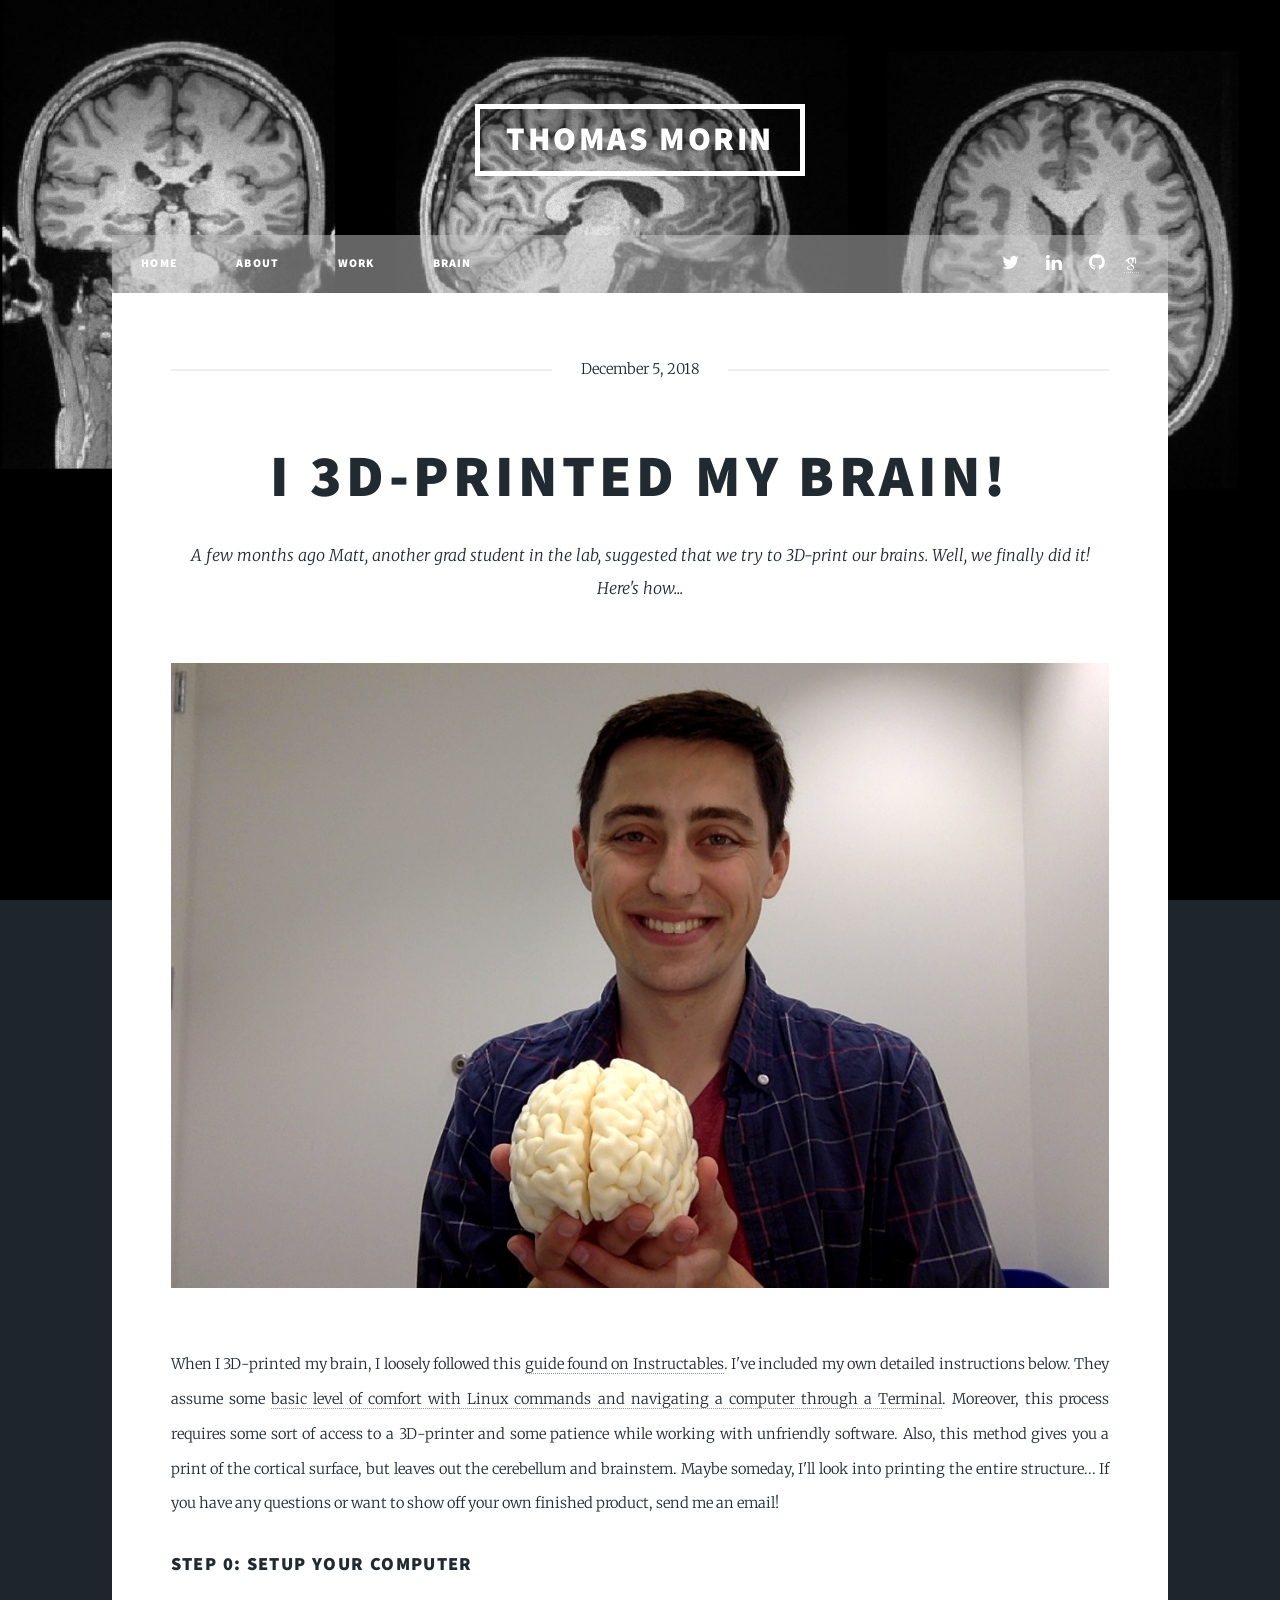
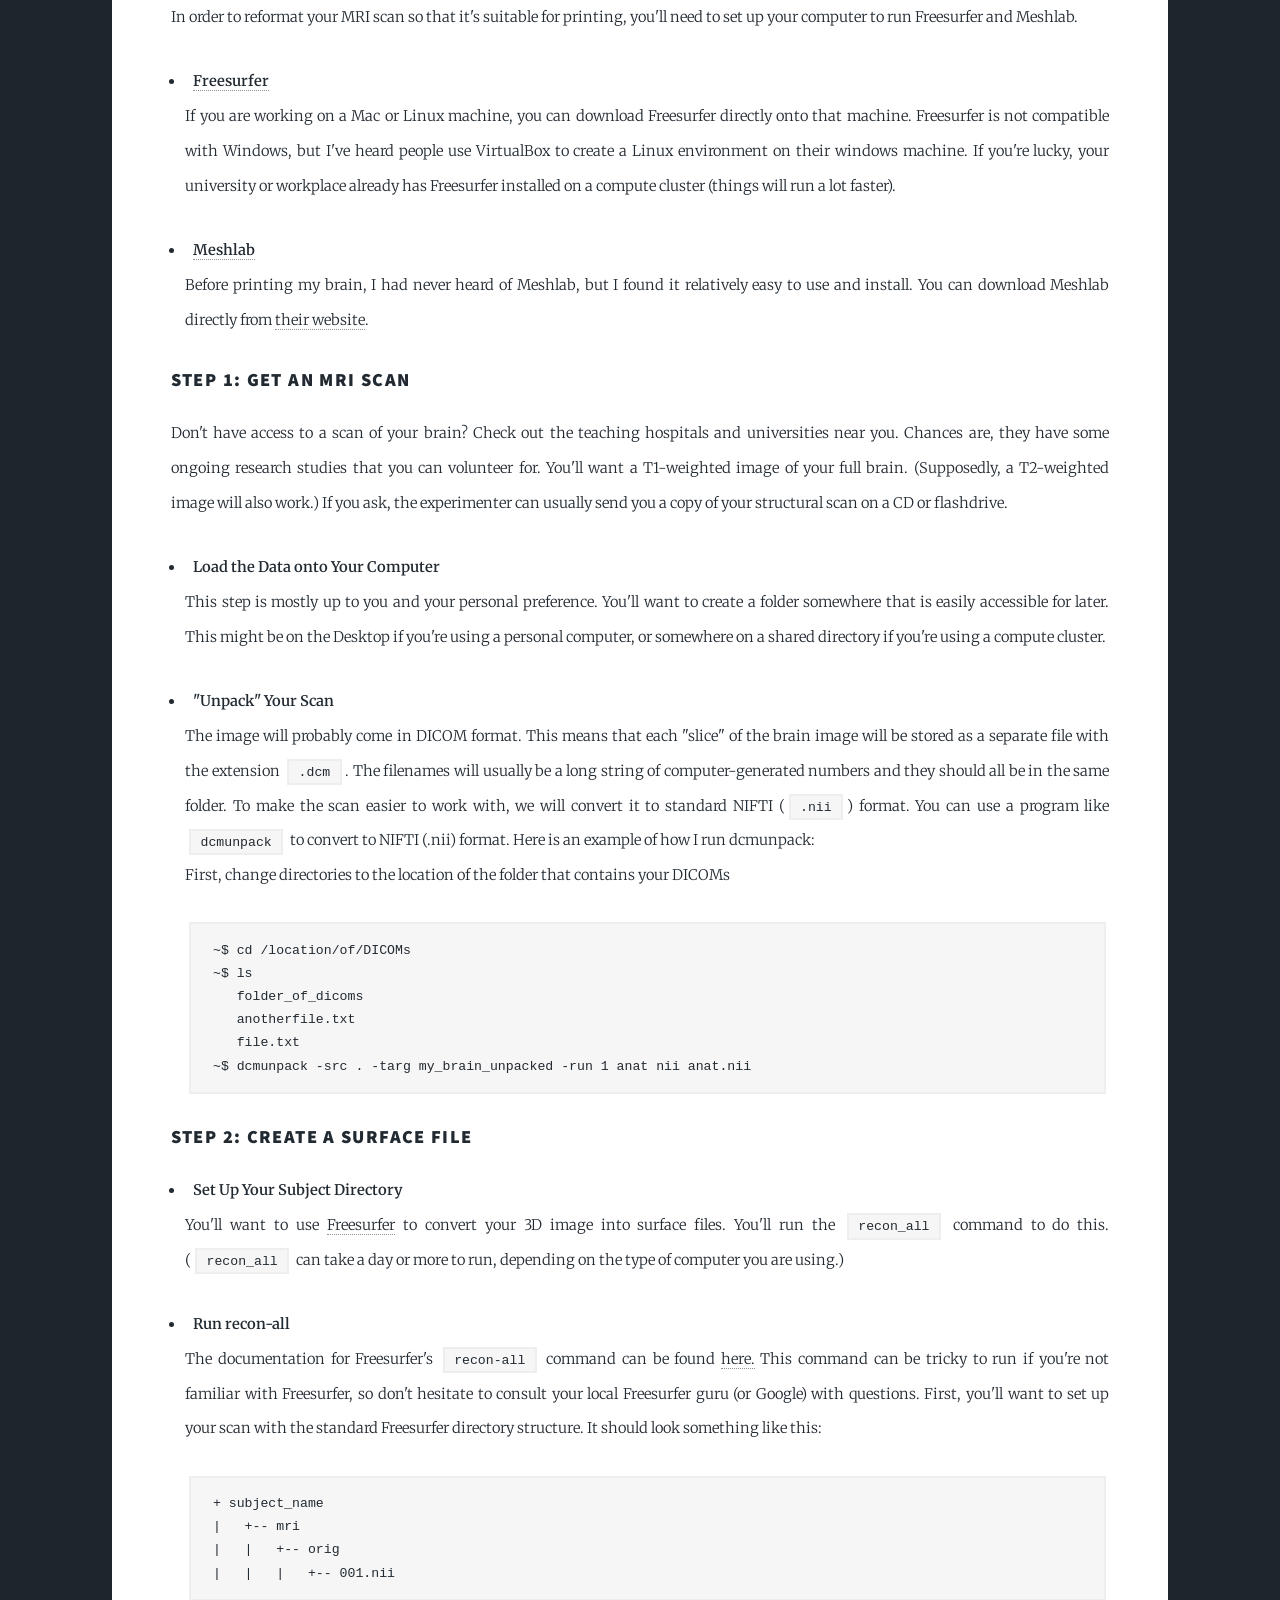
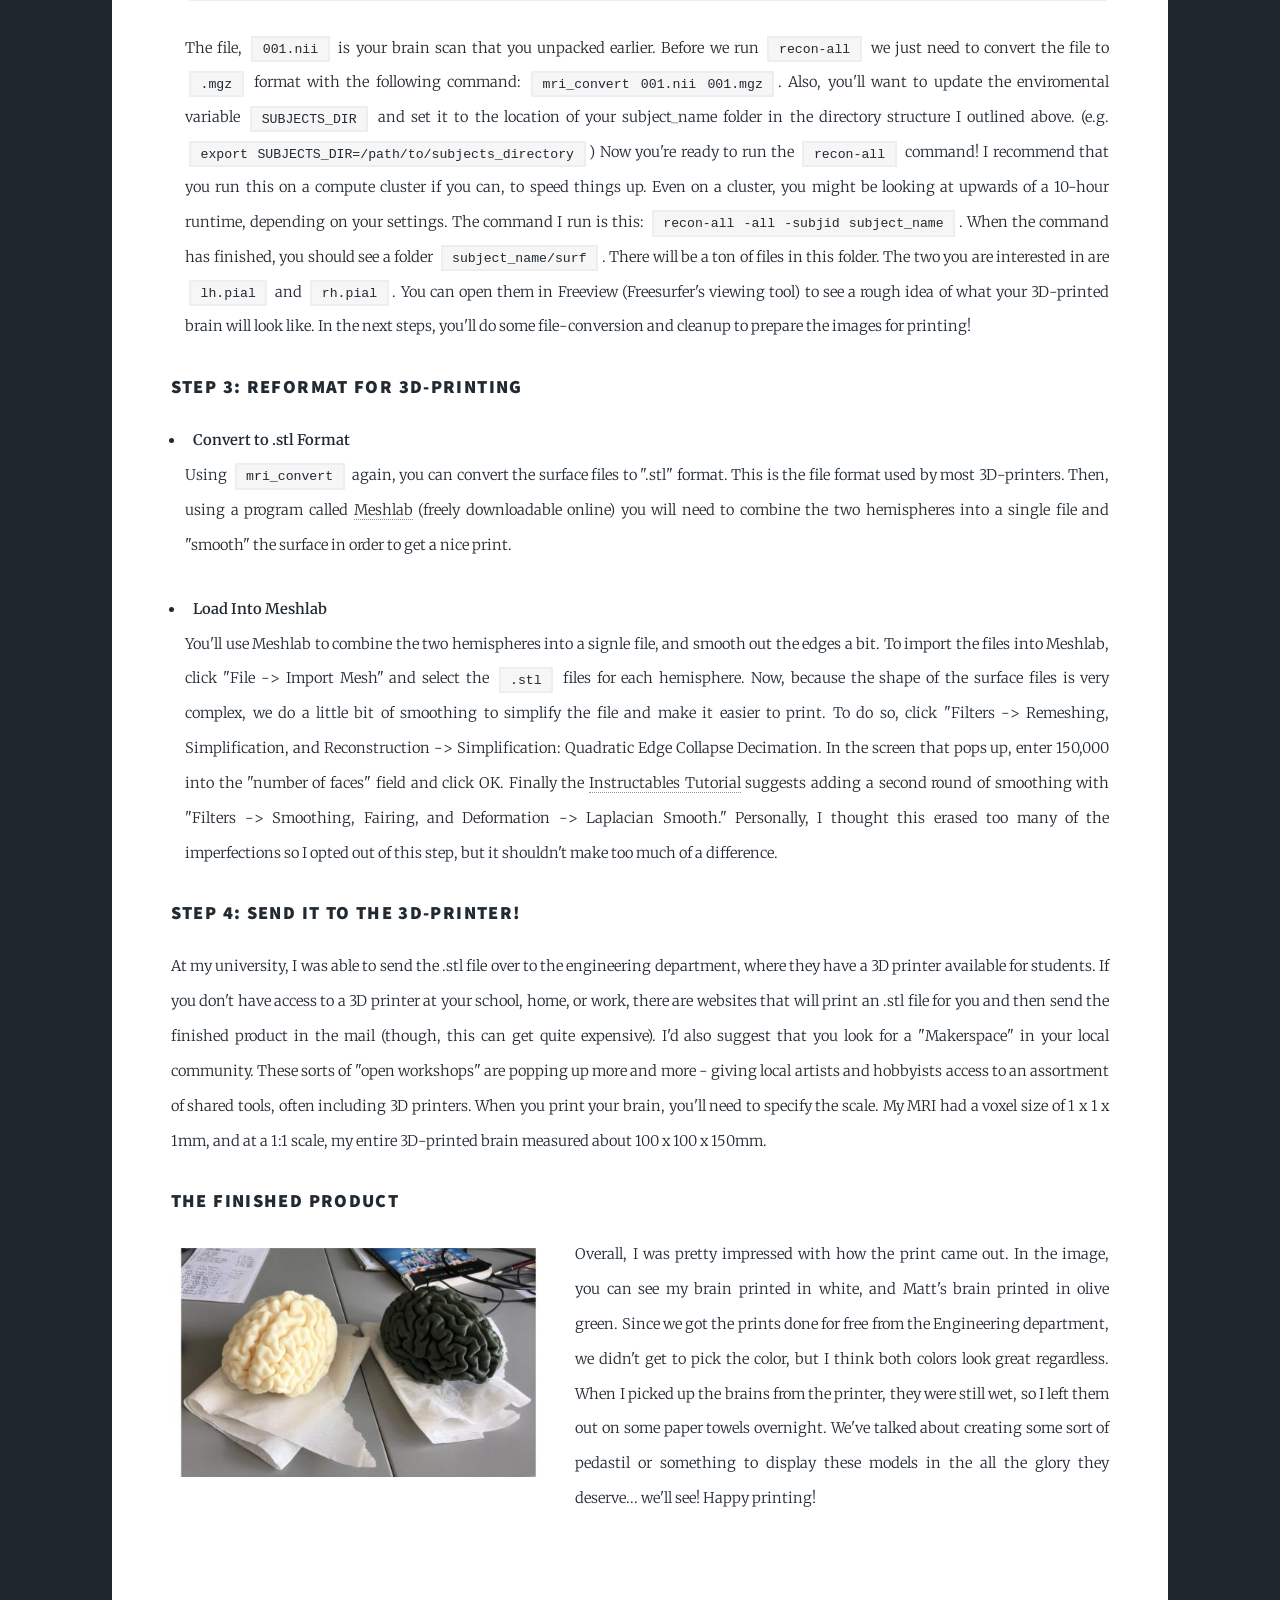
<file: 3dbrain.html>
<!DOCTYPE HTML>
<!--
	Generic Page - tmmorin.com

             Author: Tom Morin
        Description: Story about how I 3d-printed my brain

	Design:
	Massively by HTML5 UP
	html5up.net | @ajlkn
	Free for personal and commercial use under the CCA 3.0 license (html5up.net/license)
-->
<html>
	<script src="https://www.w3schools.com/lib/w3.js"></script>
	<head>
		<meta property="og:site_name" content="Tom Morin"/>
                <meta property="og:title" content="How to 3D Print Your Brain"/>
                <meta property="og:description" content="A few months ago, I 3d printed my brain. Here's a tutorial for anyone who's interested."/>
                <meta property="og:image" content="images/me_and_my_brain.jpg"/>
                <meta property="og:url" content="http://tmmorin.com/3dbrain.html">
                <meta property="og:type" content="blog"/>
		<title>3D Printed Brain</title>
		<meta charset="utf-8" />
		<meta name="viewport" content="width=device-width, initial-scale=1, user-scalable=no" />
		<link rel="stylesheet" href="assets/css/main.css" />
		<noscript><link rel="stylesheet" href="assets/css/noscript.css" /></noscript>
		<link rel="shortcut icon" href="images/favicon.png" />
		<link rel="stylesheet" href="assets/css/academicons.min.css"/>

		<!-- Global site tag (gtag.js) - Google Analytics -->
		<script async src="https://www.googletagmanager.com/gtag/js?id=UA-80555893-1"></script>
		<script>
  		window.dataLayer = window.dataLayer || [];
  		function gtag(){dataLayer.push(arguments);}
  		gtag('js', new Date());

  		gtag('config', 'UA-80555893-1');
		</script>
	</head>
	<body class="is-preload">

		<!-- Wrapper -->
			<div id="wrapper">

        			<!-- Header -->
        			<header id="header">
                			<a href="index.html" class="logo">Thomas Morin</a>
        			</header>

        			<!-- Nav Bar -->
        			<nav id="nav">
			                <ul class="links">
			                        <li><a href="index.html">Home</a></li>
			                        <li><a href="about.html">About</a></li>
			                        <li><a href="work.html">Work</a></li>
			                        <li><a href="brain_images.html">Brain</a></li>
			                </ul>
			                <ul class="icons">
			                        <li><a href="https://twitter.com/ThomasMorin1" target="_blank" class="icon fa-twitter"><span class="label">Twitter</span></a></li>
			                        <li><a href="https://www.linkedin.com/in/thomas-morin-23b196b2" target="_blank" class="icon fa-linkedin"><span class="label">LinkedIn</span></a></li>
			                        <li><a href="https://github.com/tmorin01" target="_blank" class="icon fa-github"><span class="label">GitHub</span></a></li>
			                        <li><a href="https://scholar.google.com/citations?user=DYfllzQAAAAJ" target="_blank" class="ai ai-google-scholar"><span class="label"></span></a></li>
			                </ul>
			        </nav>

				<!-- Main -->
					<div id="main">

						<!-- Post -->
							<section class="post">
								<header class="major">
									<span class="date">December 5, 2018</span>
									<h1>I 3D-printed my brain!</h1>
									<p>A few months ago Matt, another grad student in the lab, suggested that
										we try to 3D-print our brains. Well, we finally did it! Here's how...</p>
								</header>
								<div class="image main"><img src="images/me_and_my_brain.jpg" alt="me holding a 3d printed copy of my brain" /></div>
								<p>When I 3D-printed my brain, I loosely followed this <a href="https://www.instructables.com/id/3D-print-your-own-brain/">guide found on Instructables</a>. 
									I've included my own detailed instructions below. They assume some <a href="https://ryanstutorials.net/linuxtutorial/">basic level of comfort with Linux commands and navigating a computer through a Terminal</a>. Moreover, this
									process requires some sort of access to a 3D-printer and some patience while working with unfriendly software. Also, this method gives you a print of the cortical surface, but leaves out the cerebellum and brainstem. Maybe someday, 
									I'll look into printing the entire structure... If you have any questions or want to show off your own finished product, send me an email!</p>
								<h3>Step 0: Setup Your Computer</h3>
								<p>In order to reformat your MRI scan so that it's suitable for printing, you'll need to set up your computer to run Freesurfer and Meshlab.</p>
								<ul>
									<li><b><a href="http://freesurfer.net/">Freesurfer</a></b></li>
									<p>If you are working on a Mac or Linux machine, you can download Freesurfer directly onto that machine. Freesurfer is not compatible 
										with Windows, but I've heard people use VirtualBox to create a Linux environment on their windows machine. If you're lucky, your 
										university or workplace already has Freesurfer installed on a compute cluster (things will run a lot faster).</p>
									<li><b><a href="http://www.meshlab.net/">Meshlab</a></b></li>
									<p>Before printing my brain, I had never heard of Meshlab, but I found it relatively easy to use and install. You can download Meshlab directly
										from <a href="http://www.meshlab.net">their website</a>.</p>
								</ul>
								<h3>Step 1: Get an MRI Scan</h3>
								<p>Don't have access to a scan of your brain? Check out the teaching hospitals and universities near you. Chances are, they have
									some ongoing research studies that you can volunteer for. You'll want a T1-weighted image of your full brain. (Supposedly,
									a T2-weighted image will also work.) If you ask, the experimenter can usually send you a copy of your structural scan on a CD
									or flashdrive.
									<ul>
									<li><b>Load the Data onto Your Computer</b></li>
									<p>This step is mostly up to you and your personal preference. You'll want to create a folder somewhere that is easily accessible for later.
										This might be on the Desktop if you're using a personal computer, or somewhere on a shared directory if you're using a compute cluster.</p>
									<li><b>"Unpack" Your Scan</b></li>
									<p>The image will probably come in DICOM format. This means that each "slice" of the brain image will be stored as a separate file
										with the extension <code>.dcm</code>. The filenames will usually be a long string of computer-generated numbers and they should 
										all be in the same folder. To make the scan easier to work with, we will convert it to standard NIFTI (<code>.nii</code>) format.
										You can use a program like <code>dcmunpack</code> to convert to NIFTI (.nii) format. Here is an example of how I run dcmunpack: </br>
										First, change directories to the location of the folder that contains your DICOMs</p>
										<pre><code>~$ cd /location/of/DICOMs
~$ ls
   folder_of_dicoms
   anotherfile.txt
   file.txt
~$ dcmunpack -src . -targ my_brain_unpacked -run 1 anat nii anat.nii</pre></code>

									</ul>
								<h3>Step 2: Create a Surface File</h3>
									<ul>
									<li><b>Set Up Your Subject Directory</b></li>
									<p>You'll want to use <a href="http://freesurfer.net/">Freesurfer</a> to convert your 3D image into surface files. You'll run the <code>recon_all</code>
										command to do this. (<code>recon_all</code> can take a day or more to run, depending on the type of computer you are using.)</p>
									<li><b>Run recon-all</b></li>
									<p>The documentation for Freesurfer's <code>recon-all</code> command can be found <a href="https://surfer.nmr.mgh.harvard.edu/fswiki/recon-all"> here.</a> 
										This command can be tricky to run if you're not familiar with Freesurfer, so don't hesitate to consult your local Freesurfer guru (or Google) with questions.
										First, you'll want to set up your scan with the standard Freesurfer directory structure. It should look something like this:</p>
										<pre><code>+ subject_name
|   +-- mri
|   |   +-- orig
|   |   |   +-- 001.nii</pre></code>
										<p> The file, <code>001.nii</code> is your brain scan that you unpacked earlier. Before we run <code>recon-all</code> we just need to convert the file to
											<code>.mgz</code> format with the following command: <code>mri_convert 001.nii 001.mgz</code>. Also, you'll want to update the enviromental variable 
											<code>SUBJECTS_DIR</code> and set it to the location of your subject_name folder in the directory structure I outlined above. (e.g. <code>export SUBJECTS_DIR=/path/to/subjects_directory</code>)
										Now you're ready to run the <code>recon-all</code> command! I recommend that you run this on a compute cluster if you can, to speed things up. Even on a cluster, you might be looking at upwards of a 10-hour runtime, 
										depending on your settings. The command I run is this: <code>recon-all -all -subjid subject_name</code>.
										When the command has finished, you should see a folder <code>subject_name/surf</code>. There will be a ton of files in this folder. The two you are interested in are <code>lh.pial</code> and <code>rh.pial</code>. You can
										open them in Freeview (Freesurfer's viewing tool) to see a rough idea of what your 3D-printed brain will look like. In the next steps, you'll do some file-conversion and cleanup to prepare the images for printing!
										</p>
									</ul>
								<h3>Step 3: Reformat for 3D-Printing</h3>
									<ul>
									<li><b>Convert to .stl Format</b></li>
									<p>Using  <code>mri_convert</code> again, you can convert the surface files to ".stl" format. This is the file format used by most 3D-printers.
										Then, using a program called <a href="http://www.meshlab.net/">Meshlab</a> (freely downloadable online) you will need to combine the 
										two hemispheres into a single file and "smooth" the surface in order to get a nice print.</p>
									<li><b>Load Into Meshlab</b></li>
									<p>You'll use Meshlab to combine the two hemispheres into a signle file, and smooth out the edges a bit. To import the files into Meshlab,
										click "File -> Import Mesh" and select the <code>.stl</code> files for each hemisphere. Now, because the shape of the surface files
										is very complex, we do a little bit of smoothing to simplify the file and make it easier to print. To do so, click "Filters -> Remeshing, 
										Simplification, and Reconstruction -> Simplification: Quadratic Edge Collapse Decimation. In the screen that pops up, enter 150,000 into
										 the "number of faces" field and click OK. Finally the <a href="https://www.instructables.com/id/3D-print-your-own-brain/">Instructables Tutorial</a> suggests adding a second round of smoothing 
										 with "Filters -> Smoothing, Fairing, and Deformation -> Laplacian Smooth." Personally, I thought this erased too many of the imperfections
										 so I opted out of this step, but it shouldn't make too much of a difference.</p>
									</ul>
								<h3>Step 4: Send it to the 3D-Printer!</h3>
								<p>At my university, I was able to send the .stl file over to the engineering department, where they have a 3D printer available for students.
									If you don't have access to a 3D printer at your school, home, or work, there are websites that will print an .stl file for you
									and then send the finished product in the mail (though, this can get quite expensive). I'd also suggest that you look for a "Makerspace"
									in your local community. These sorts of "open workshops" are popping up more and more - giving local artists and hobbyists access
									to an assortment of shared tools, often including 3D printers. When you print your brain, you'll need to specify the scale. My MRI had a
									voxel size of 1 x 1 x 1mm, and at a 1:1 scale, my entire 3D-printed brain measured about 100 x 100 x 150mm.</p>
								<h3>The Finished Product</h3>
								<div class="image left"><img src="images/3d_brains.jpg" alt="my brain, along with my coworker's brain, fresh out of the printer!" /></div>
								<p>Overall, I was pretty impressed with how the print came out. In the image, you can see my brain printed in white, and Matt's brain printed in
									olive green. Since we got the prints done for free from the Engineering department, we didn't get to pick the color, but I think both colors
									look great regardless. When I picked up the brains from the printer, they were still wet, so I left them out on some paper towels overnight.
									We've talked about creating some sort of pedastil or something to display these models in the all the glory they deserve... we'll see! Happy printing!</p>
							</section>

					</div>

				<!-- Footer, Copyright -->
				<div w3-include-html="footer.html"></div>

			</div>

		<!-- Scripts -->
			<script>w3.includeHTML();</script>
			<script src="assets/js/jquery.min.js"></script>
			<script src="assets/js/jquery.scrollex.min.js"></script>
			<script src="assets/js/jquery.scrolly.min.js"></script>
			<script src="assets/js/browser.min.js"></script>
			<script src="assets/js/breakpoints.min.js"></script>
			<script src="assets/js/util.js"></script>
			<script src="assets/js/main.js"></script>

	</body>
</html>
</file>
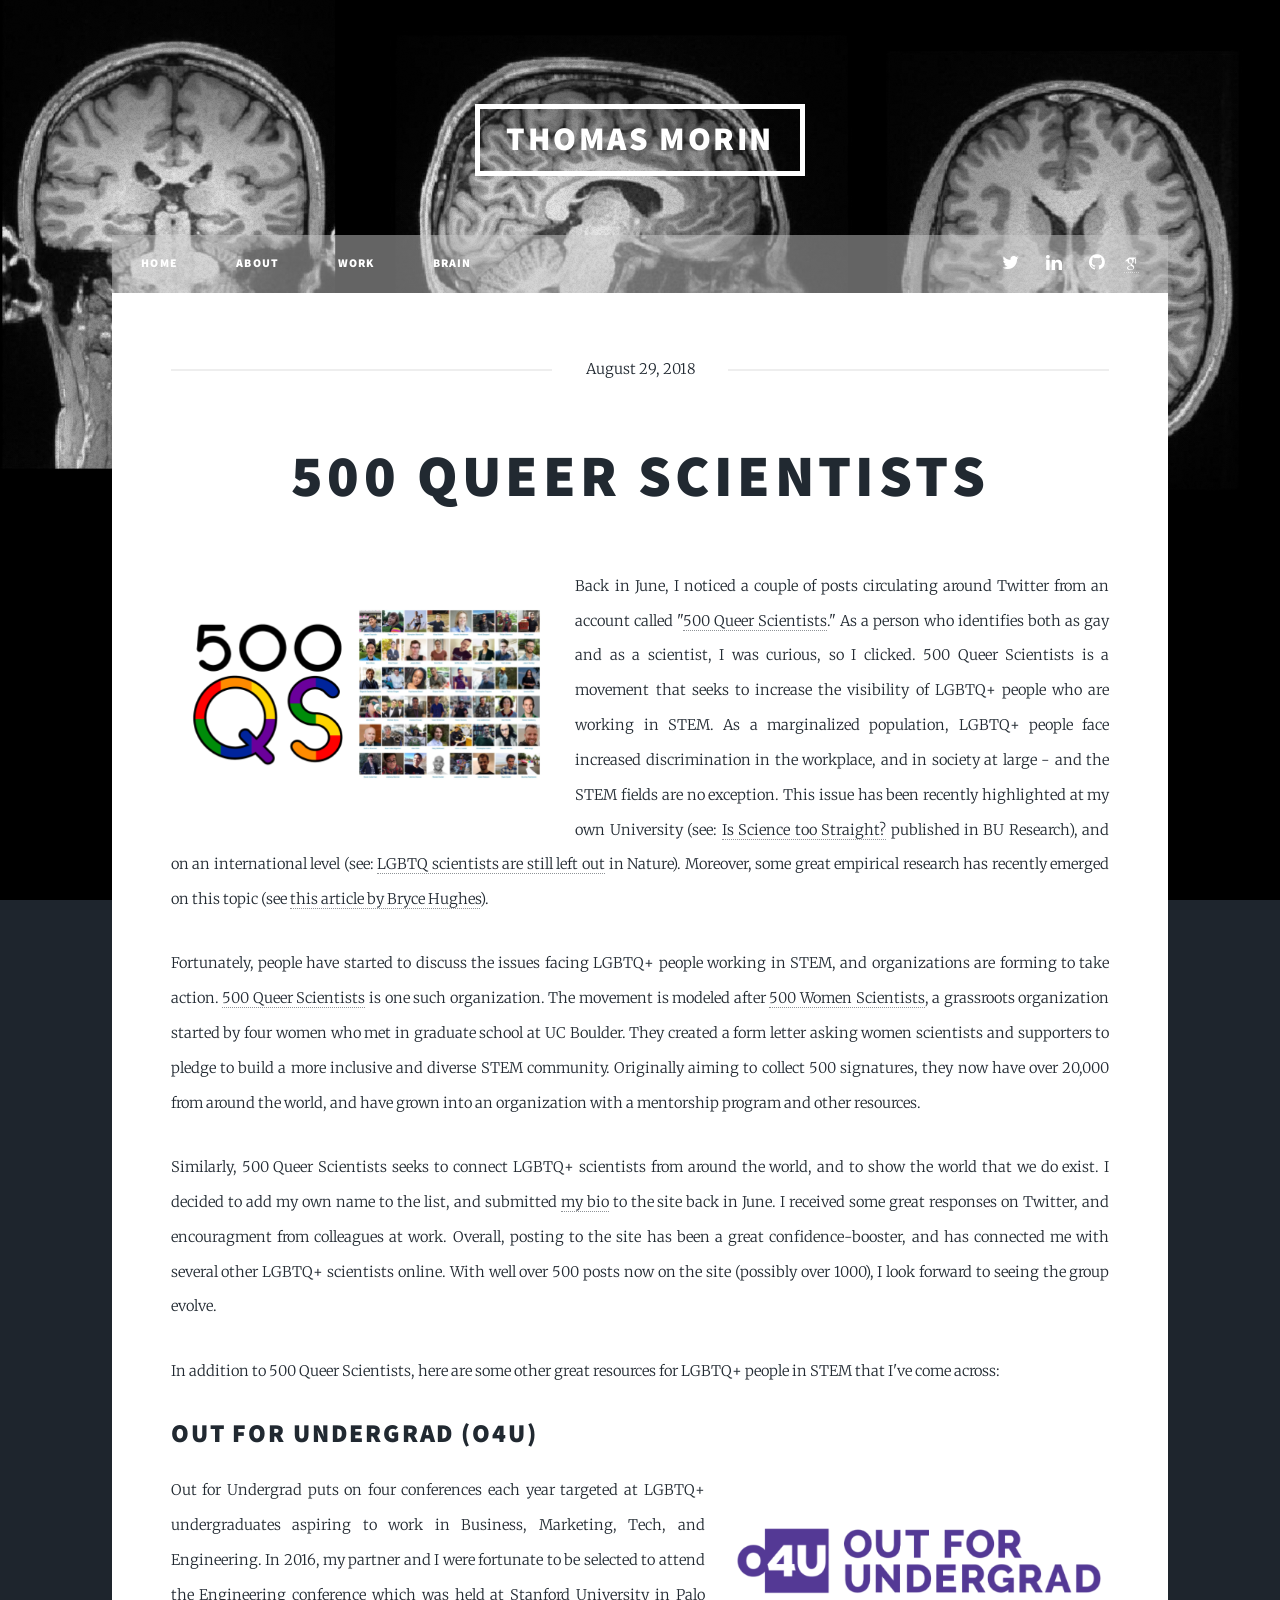
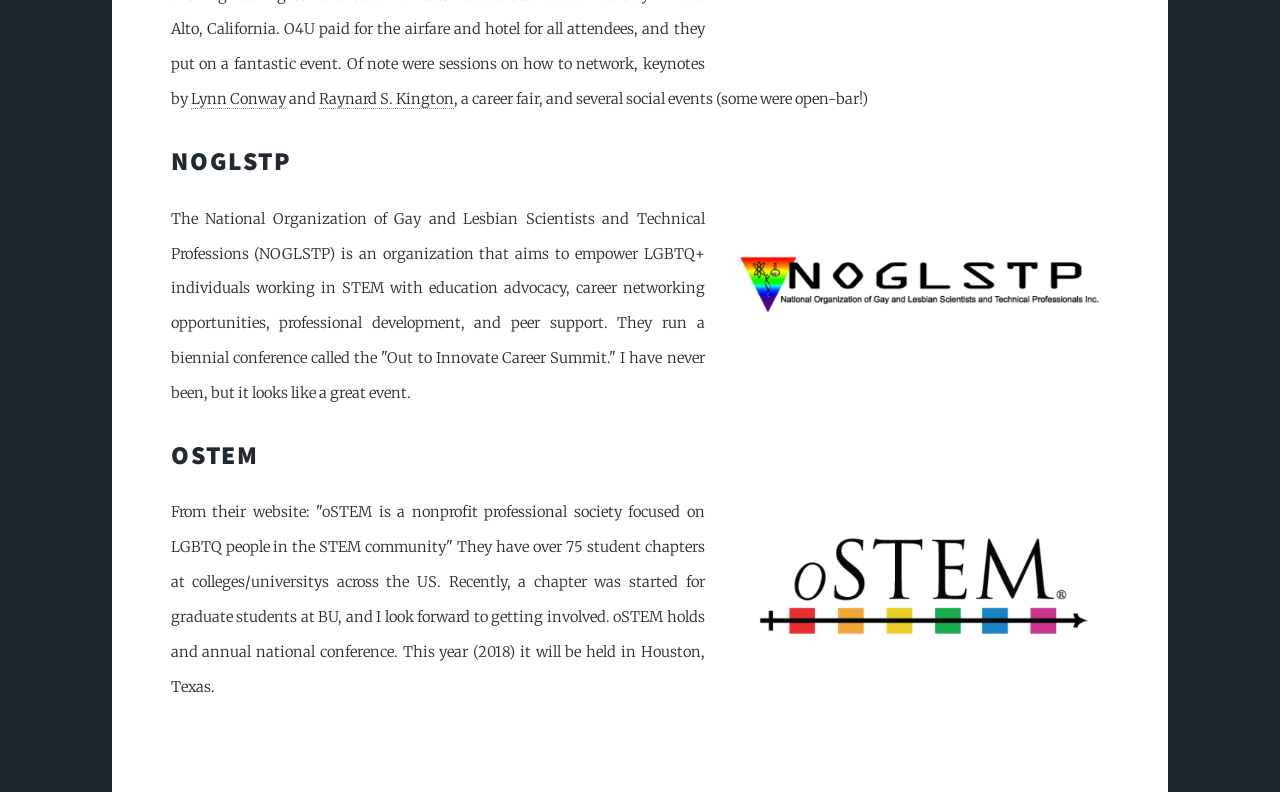
<file: 500qs.html>
<!DOCTYPE HTML>
<!--
	Generic Page - tmmorin.com

             Author: Tom Morin
        Description: Blog post about 500 Queer Scientists and other LGBTQ-stem
                     groups

	Design:
	Massively by HTML5 UP
	html5up.net | @ajlkn
	Free for personal and commercial use under the CCA 3.0 license (html5up.net/license)
-->
<html>
	<script src="https://www.w3schools.com/lib/w3.js"></script>
	<head>
		<meta property="og:site_name" content="Tom Morin"/>
                <meta property="og:title" content="Resources for LGTBQ Scientists"/>
                <meta property="og:description" content="I recently added my bio to the 500 Queer Scientists website. Here are a few other resources for LGBTQ scientists."/>
                <meta property="og:image" content="images/500_queer_scientists.png"/>
                <meta property="og:url" content="http://tmmorin.com/500qs.html">
                <meta property="og:type" content="blog"/>
		<title>500 Queer Scientists - Tom Morin</title>
		<meta charset="utf-8" />
		<meta name="viewport" content="width=device-width, initial-scale=1, user-scalable=no" />
		<link rel="stylesheet" href="assets/css/main.css" />
		<noscript><link rel="stylesheet" href="assets/css/noscript.css" /></noscript>
		<link rel="shortcut icon" href="images/favicon.png" />
		<link rel="stylesheet" href="assets/css/academicons.min.css"/>

		<!-- Global site tag (gtag.js) - Google Analytics -->
		<script async src="https://www.googletagmanager.com/gtag/js?id=UA-80555893-1"></script>
		<script>
  		window.dataLayer = window.dataLayer || [];
  		function gtag(){dataLayer.push(arguments);}
  		gtag('js', new Date());

  		gtag('config', 'UA-80555893-1');
		</script>
	</head>
	<body class="is-preload">

		<!-- Wrapper -->
			<div id="wrapper">

        			<!-- Header -->
        			<header id="header">
                			<a href="index.html" class="logo">Thomas Morin</a>
        			</header>

        			<!-- Nav Bar -->
        			<nav id="nav">
			                <ul class="links">
			                        <li><a href="index.html">Home</a></li>
			                        <li><a href="about.html">About</a></li>
			                        <li><a href="work.html">Work</a></li>
			                        <li><a href="brain_images.html">Brain</a></li>
			                </ul>
			                <ul class="icons">
			                        <li><a href="https://twitter.com/ThomasMorin1" target="_blank" class="icon fa-twitter"><span class="label">Twitter</span></a></li>
			                        <li><a href="https://www.linkedin.com/in/thomas-morin-23b196b2" target="_blank" class="icon fa-linkedin"><span class="label">LinkedIn</span></a></li>
			                        <li><a href="https://github.com/tmorin01" target="_blank" class="icon fa-github"><span class="label">GitHub</span></a></li>
			                        <li><a href="https://scholar.google.com/citations?user=DYfllzQAAAAJ" target="_blank" class="ai ai-google-scholar"><span class="label"></span></a></li>
			                </ul>
			        </nav>

				<!-- Main -->
					<div id="main">

						<!-- Post -->
							<section class="post">
								<header class="major">
									<span class="date">August 29, 2018</span>
									<h1>500 Queer Scientists</h1>
								</header>
								<div class="image left"><a href="https://www.500queerscientists.com/"><img src="images/500_queer_scientists.png" alt="Logo for 500 Queer Scientists organization along with photos from scientist featured on the site" /></a></div>
								<p>Back in June, I noticed a couple of posts circulating around Twitter from an
									account called "<a href="https://twitter.com/500QueerSci">500 Queer Scientists</a>."
									As a person who identifies both as gay and as a scientist, I was curious, so I clicked.
									500 Queer Scientists is a movement that seeks to increase the visibility of LGBTQ+ people
									who are working in STEM. As a marginalized population, LGBTQ+ people face increased discrimination
									in the workplace, and in society at large - and the STEM fields are no exception.
									This issue has been recently highlighted at my own University (see: 
									<a href="http://www.bu.edu/research/articles/lgbt-issues-stem-diversity/">Is Science too Straight?</a> 
									published in BU Research), and on an international level (see: <a href="https://www.nature.com/articles/d41586-018-05587-y?utm_source=twt_nnc&amp;utm_medium=social&amp;utm_campaign=naturenews&amp;sf193040362=1">
									LGBTQ scientists are still left out</a> in Nature). Moreover, some great empirical research has recently emerged on this topic (see <a href="http://advances.sciencemag.org/content/4/3/eaao6373">
									this article by Bryce Hughes</a>).</p>
									<p>Fortunately, people have started to discuss the issues facing LGBTQ+ people working in STEM, and
									organizations are forming to take action. <a href="https://www.500queerscientists.com/">
									500 Queer Scientists</a> is one such organization. The movement is modeled after <a href="https://500womenscientists.org/">
									500 Women Scientists</a>, a grassroots organization started by four women who met in graduate school at UC Boulder.
									They created a form letter asking women scientists and supporters to pledge to build a more inclusive and
									diverse STEM community. Originally aiming to collect 500 signatures, they now have over 20,000 from
									around the world, and have grown into an organization with a mentorship program and other resources. </p>
									<p>Similarly, 500 Queer Scientists seeks to connect LGBTQ+ scientists from around the world, and to show the world
									that we do exist. I decided to add my own name to the list, and submitted 
									<a href="https://www.500queerscientists.com/fullscreen-page/comp-jgwk54xq/8071c137-dcf3-416c-8ea1-5821613cc2a4/244/%3Fi%3D244%26p%3Dt0wwl%26s%3Dstyle-jidtaiw8">my bio</a> to the site back in June.
									I received some great responses on Twitter, and encouragment from colleagues at work. Overall,
									posting to the site has been a great confidence-booster, and has connected me with
									several other LGBTQ+ scientists online. With well over 500 posts now on the site (possibly over 1000),
									I look forward to seeing the group evolve.</p>
									<p> In addition to 500 Queer Scientists, here are some other great resources for LGBTQ+ people in STEM
										that I've come across: </p>
									<h2><a href="http://outforundergrad.org/">Out for Undergrad (O4U)</a></h2>
									<a href="http://outforundergrad.org/"><span class="image right"><img src="images/o4u.png" alt="out for undergrad logo" /></span></a>
									<p> Out for Undergrad puts on four conferences each year targeted at LGBTQ+ undergraduates aspiring to
										work in Business, Marketing, Tech, and Engineering. In 2016, my partner and I were fortunate
										to be selected to attend the Engineering conference which was held at Stanford University 
										in Palo Alto, California. O4U paid for the airfare and hotel for all attendees, and they put 
										on a fantastic event. Of note were sessions on how to network, keynotes by <a href="https://en.wikipedia.org/wiki/Lynn_Conway">
										Lynn Conway</a> and <a href="https://www.grinnell.edu/about/leadership/president">Raynard S. Kington</a>, 
										a career fair, and several social events (some were open-bar!)</p>
									<h2><a href="">NOGLSTP</a></h2>
									<a href="https://www.noglstp.org/"><span class="image right"><img src="images/noglstp.png" alt="NOGLSTP logo" /></span></a>
									<p>The National Organization of Gay and Lesbian Scientists and Technical Professions (NOGLSTP) is 
										an organization that aims to empower LGBTQ+ individuals working in STEM with education advocacy,
										career networking opportunities, professional development, and peer support. They run a biennial 
										conference called the "Out to Innovate Career Summit." I have never been, but it looks like a 
										great event.</p>
									<h2><a href="https://www.ostem.org/">oSTEM</a></h2>
									<a href="https://www.ostem.org/"><span class="image right"><img src="images/ostem.png" alt="oSTEM logo" /></span></a>
									<p>From their website: "oSTEM is a nonprofit professional society focused on LGBTQ people in the STEM
										community" They have over 75 student chapters at colleges/universitys across the US. Recently,
										a chapter was started for graduate students at BU, and I look forward to getting involved. oSTEM
										holds and annual national conference. This year (2018) it will be held in Houston, Texas.</p>
							</section>

					</div>

				<!-- Footer, Copyright -->
				<div w3-include-html="footer.html"></div>

			</div>

		<!-- Scripts -->
			<script>w3.includeHTML();</script>
			<script src="assets/js/jquery.min.js"></script>
			<script src="assets/js/jquery.scrollex.min.js"></script>
			<script src="assets/js/jquery.scrolly.min.js"></script>
			<script src="assets/js/browser.min.js"></script>
			<script src="assets/js/breakpoints.min.js"></script>
			<script src="assets/js/util.js"></script>
			<script src="assets/js/main.js"></script>

	</body>
</html>
</file>
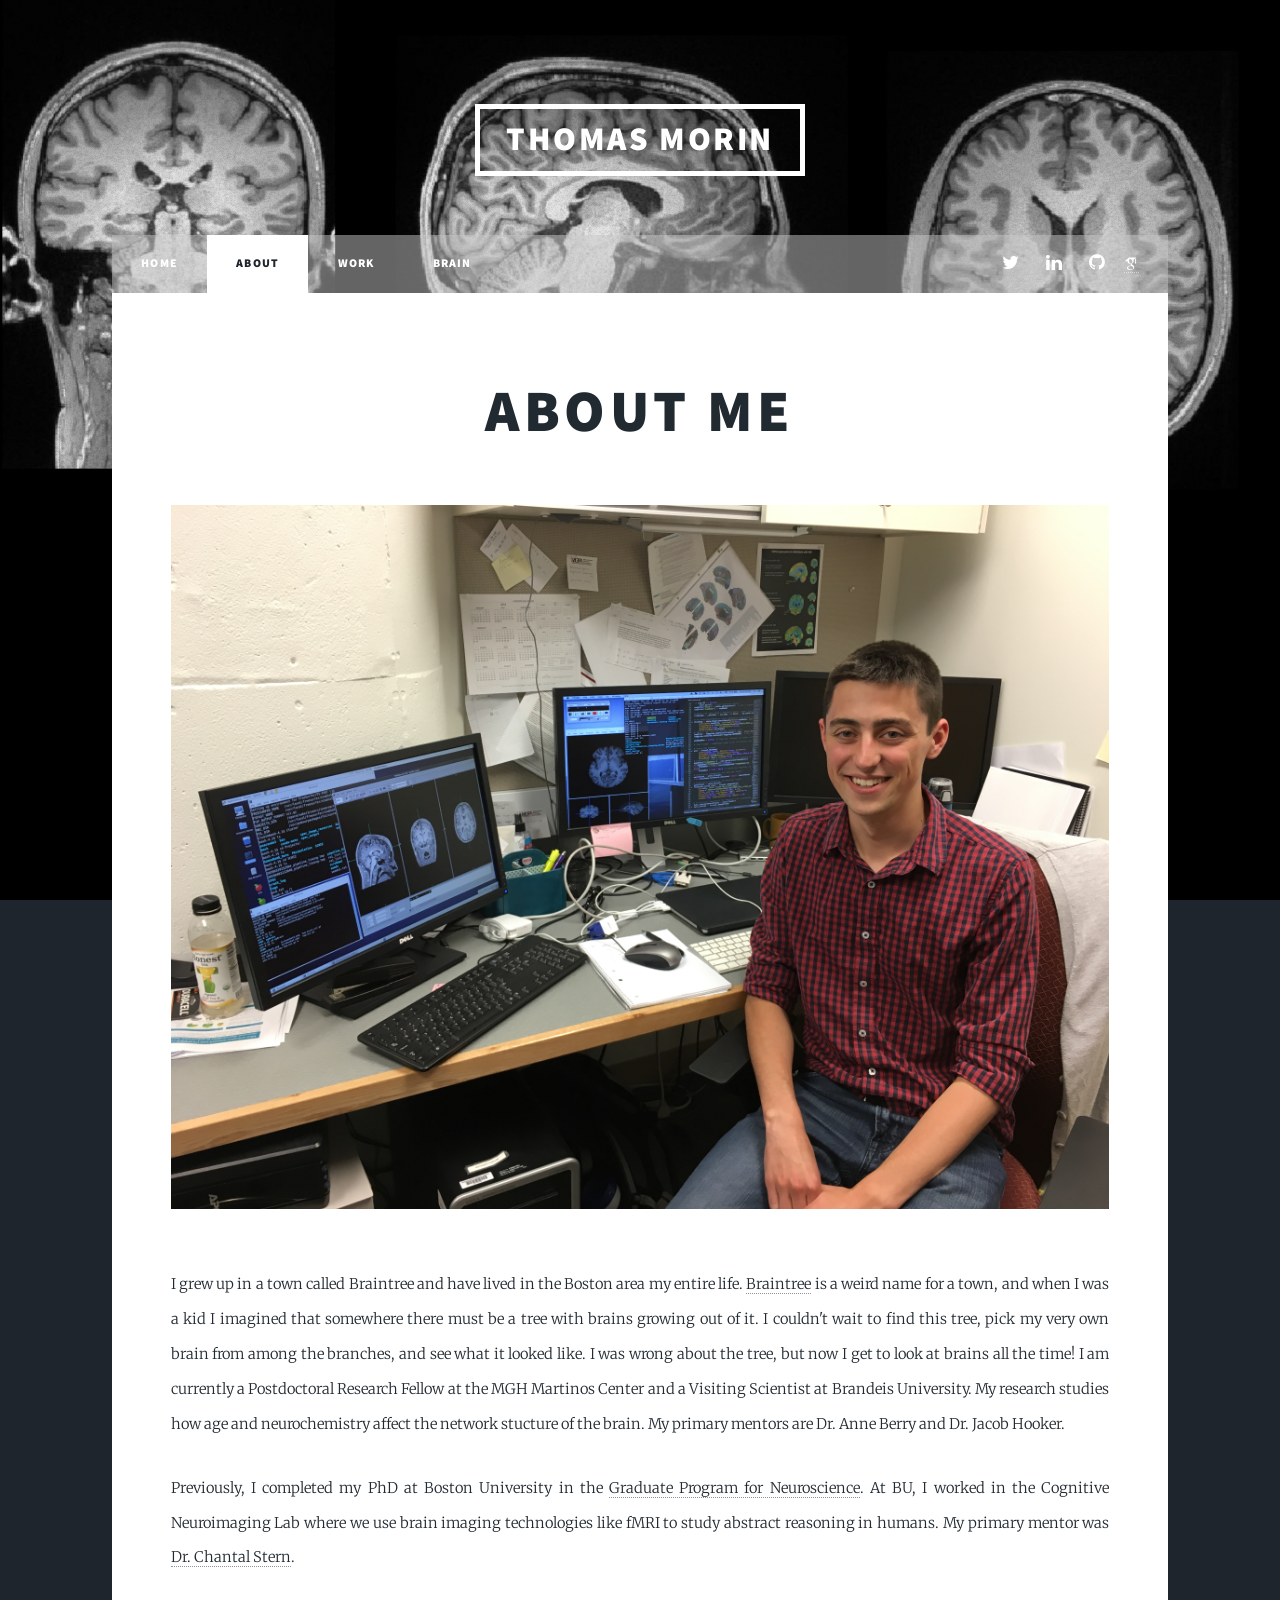
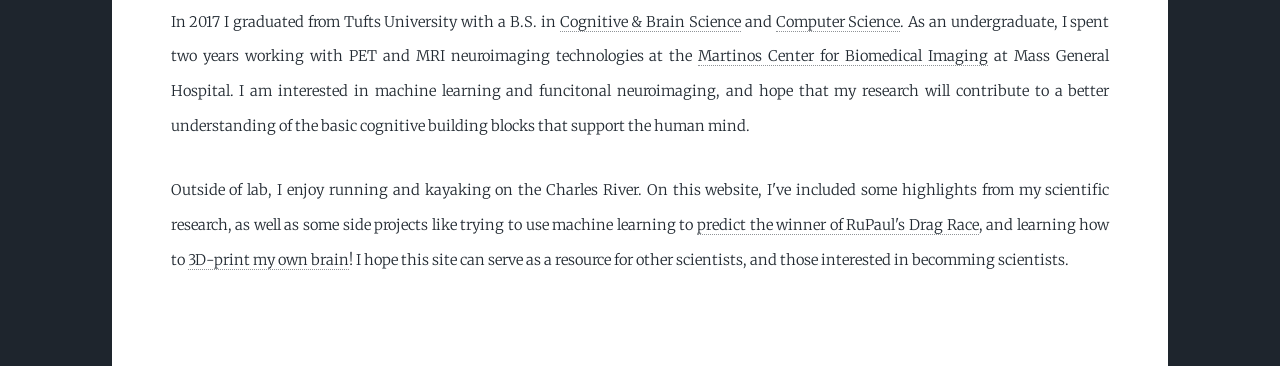
<file: about.html>
<!DOCTYPE HTML>
<!--
	About Page - tmmorin.com

	     Author: Tom Morin
	Description: This page gives a general description of who I am and the
	             work that I do. It also includes a large picture of me
	             working in the lab.

	Design:
	Massively by HTML5 UP
	html5up.net | @ajlkn
	Free for personal and commercial use under the CCA 3.0 license (html5up.net/license)
-->
<html>
	<script src="https://www.w3schools.com/lib/w3.js"></script>
	<head>
		<title>About - Tom Morin</title>
		<meta charset="utf-8" />
		<meta name="viewport" content="width=device-width, initial-scale=1, user-scalable=no" />
		<meta name="description" content="Thomas Morin is a PhD student studying Cognitive and Computational Neuroscience at Boston University. His research utilizes brain imaging technologies such as MRI to broaden our understanding about memory, attention, and other aspects of basic cognition." />
		<link rel="stylesheet" href="assets/css/main.css" />
		<noscript><link rel="stylesheet" href="assets/css/noscript.css" /></noscript>
		<link rel="shortcut icon" href="images/favicon.png" />
		<link rel="stylesheet" href="assets/css/academicons.min.css"/>

		<!-- Global site tag (gtag.js) - Google Analytics -->
		<script async src="https://www.googletagmanager.com/gtag/js?id=UA-80555893-1"></script>
		<script>
  		window.dataLayer = window.dataLayer || [];
  		function gtag(){dataLayer.push(arguments);}
  		gtag('js', new Date());

  		gtag('config', 'UA-80555893-1');
		</script>
	</head>
	<body class="is-preload">

		<!-- Wrapper -->
			<div id="wrapper">

        			<!-- Header -->
        			<header id="header">
                			<a href="index.html" class="logo">Thomas Morin</a>
        			</header>

        			<!-- Nav Bar -->
        			<nav id="nav">
			                <ul class="links">
			                        <li><a href="index.html">Home</a></li>
			                        <li class="active"><a href="about.html">About</a></li>
			                        <li><a href="work.html">Work</a></li>
			                        <li><a href="brain_images.html">Brain</a></li>
			                </ul>
			                <ul class="icons">
			                        <li><a href="https://twitter.com/ThomasMorin1" target="_blank" class="icon fa-twitter"><span class="label">Twitter</span></a></li>
			                        <li><a href="https://www.linkedin.com/in/thomas-morin-23b196b2" target="_blank" class="icon fa-linkedin"><span class="label">LinkedIn</span></a></li>
			                        <li><a href="https://github.com/tmorin01" target="_blank" class="icon fa-github"><span class="label">GitHub</span></a></li>
			                        <li><a href="https://scholar.google.com/citations?user=DYfllzQAAAAJ" target="_blank" class="ai ai-google-scholar"><span class="label"></span></a></li>
			                </ul>
			        </nav>

				<!-- Main -->
					<div id="main">

						<!-- Post -->
							<section class="post">
								<header class="major">
									<h1>About Me</h1>
								</header>
								<div class="image main"><img src="images/me_in_lab.png" alt="Me sitting in front of a computer in the lab I used to work at with some brain images opened up" /></div>
								<p> I grew up in a town called Braintree and have lived in the Boston area my entire life. 
									<a href="https://en.wikipedia.org/wiki/Braintree,_Massachusetts">Braintree</a> is a weird name
									for a town, and when I was a kid I imagined that somewhere there must be a tree with brains growing out of it.
									I couldn't wait to find this tree, pick my very own brain from among the branches, and see what it looked like.
									I was wrong about the tree, but now I get to look at brains all the time! I am currently a Postdoctoral Research Fellow at the MGH Martinos Center and a Visiting Scientist at Brandeis University. My research studies how age and neurochemistry affect the network stucture of the brain. My primary mentors are Dr. Anne Berry and Dr. Jacob Hooker. </p>
									<p> Previously, I completed my PhD at Boston 
									University in the <a href="http://www.bu.edu/neuro/academics/graduate/">Graduate Program for Neuroscience</a>. At BU, I worked in the Cognitive Neuroimaging Lab where we use brain imaging technologies like fMRI to study abstract reasoning in humans. My primary mentor was <a href="https://www.bu.edu/psych/profile/chantal-stern-dphil/">Dr. Chantal Stern</a>.</p>
								<p> In 2017 I graduated from Tufts University with a B.S. in <a href="https://ase.tufts.edu/psychology/undergraduate/concCognitive.htm">Cognitive &amp; 
								    Brain Science</a> and <a href="https://engineering.tufts.edu/cs/">Computer Science</a>. As an undergraduate, I spent two years working with
								    PET and MRI neuroimaging technologies at the <a href="">Martinos Center for Biomedical Imaging</a> at
								    Mass General Hospital. I am interested in machine learning and funcitonal neuroimaging,
								    and hope that my research will contribute to a better understanding of the basic cognitive
								    building blocks that support the human mind.</p>
								<p> Outside of lab, I enjoy running and kayaking on the
								    Charles River. On this website, I've included some highlights from my scientific research,
								    as well as some side projects like trying to use machine learning to <a href="./rpdr_predictions.html">predict the winner
								    of RuPaul's Drag Race</a>, and learning how to <a href="./3dbrain.html">3D-print my own brain</a>! I hope this site can serve as a 
								    resource for other scientists, and those interested in becomming scientists.
								</p>
								</section>

					</div>

				<!-- Footer, Copyright -->
				<div w3-include-html="footer.html"></div>

			</div>

		<!-- Scripts -->
			<script>w3.includeHTML();</script>
			<script src="assets/js/jquery.min.js"></script>
			<script src="assets/js/jquery.scrollex.min.js"></script>
			<script src="assets/js/jquery.scrolly.min.js"></script>
			<script src="assets/js/browser.min.js"></script>
			<script src="assets/js/breakpoints.min.js"></script>
			<script src="assets/js/util.js"></script>
			<script src="assets/js/main.js"></script>

	</body>
</html>
</file>
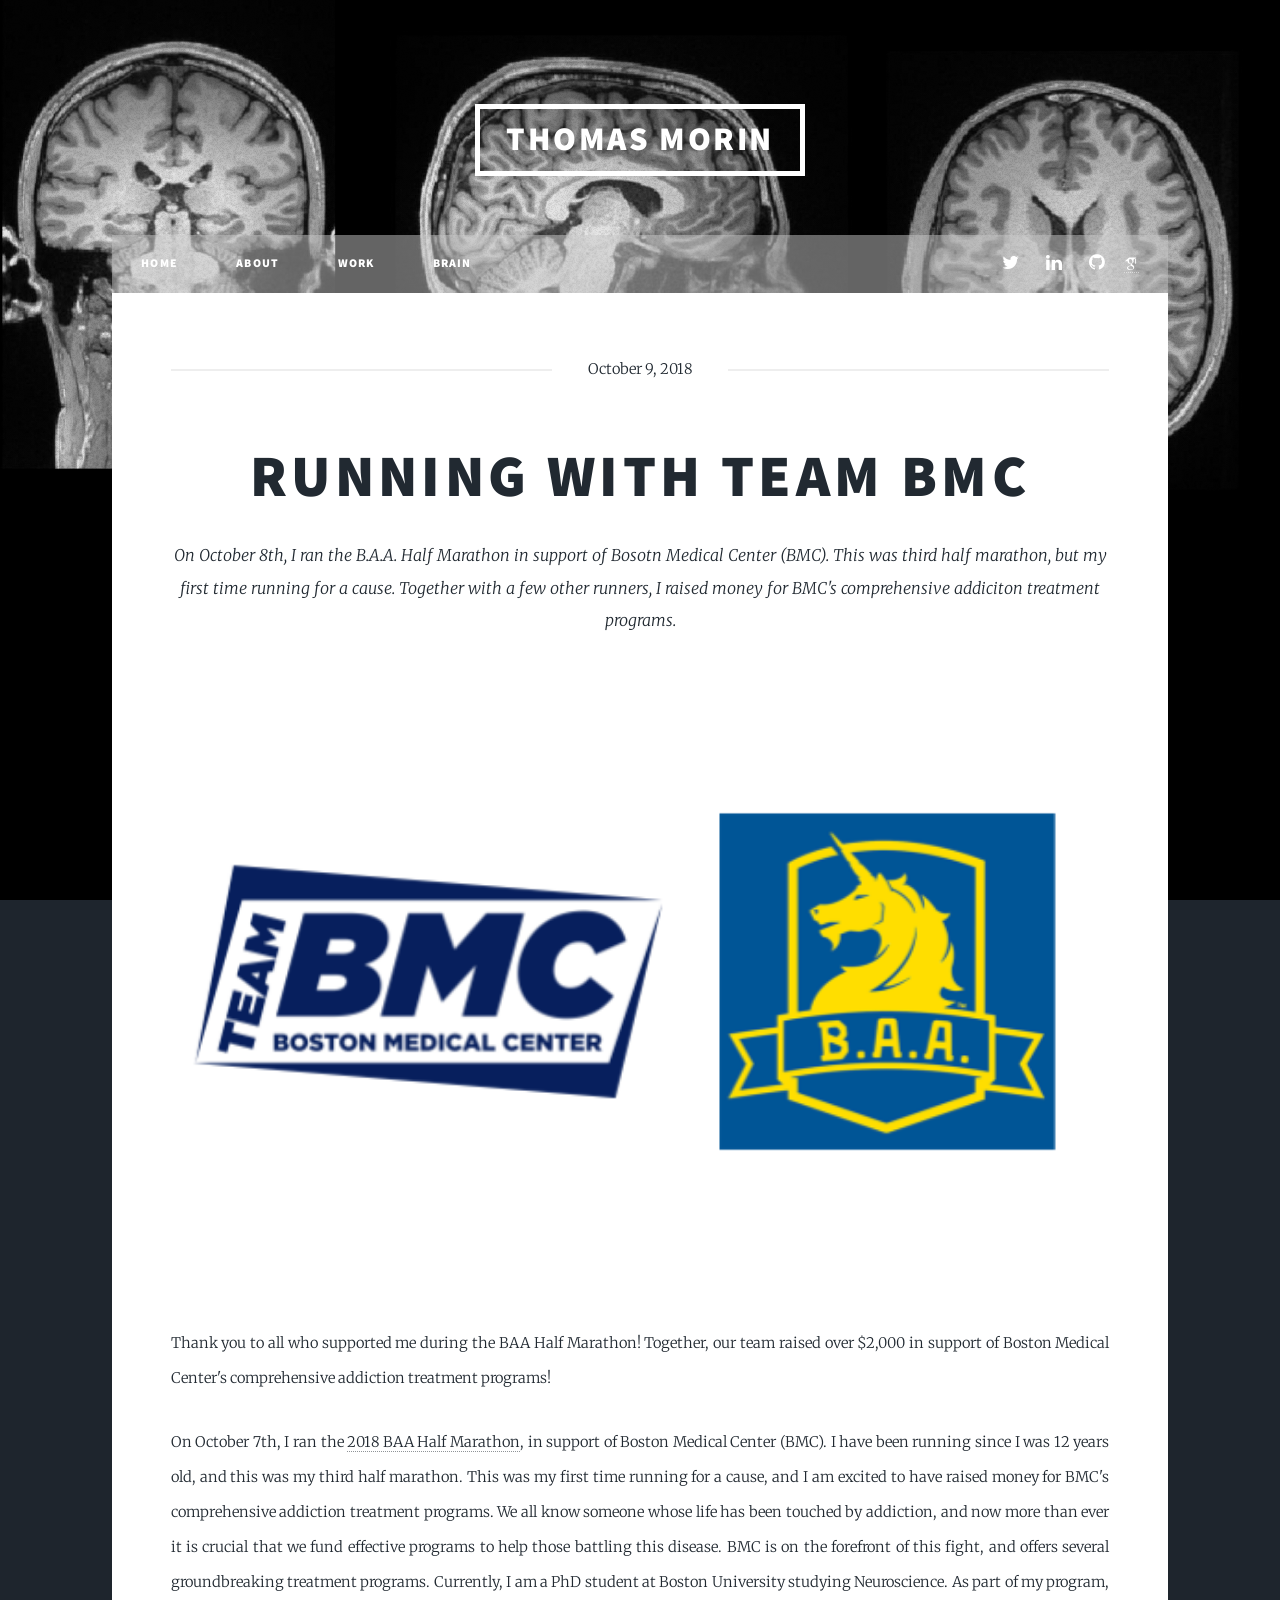
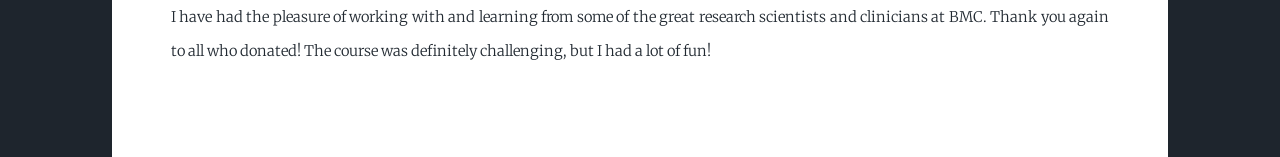
<file: baa_half.html>
<!DOCTYPE HTML>
<!--
        BAA Half - tmmorin.com

         Author: Tom Morin
           Date: August, 2018
    Description: Short article about how I am running the Boston Athletic
                 Association's Half Marathon in October, 2018. Links to page
                 on Boston Medical Center's website for collecting donations.

    Design:
        Massively by HTML5 UP
        html5up.net | @ajlkn
        Free for personal and commercial use under the CCA 3.0 license (html5up.net/license)
-->
<html>
        <script src="https://www.w3schools.com/lib/w3.js"></script>
        <head>
                <meta property="og:site_name" content="Tom Morin"/>
                <meta property="og:title" content="Ran BAA Half Marathon with Team BMC."/>
                <meta property="og:description" content="In October, I ran the BAA Half Marathon in support of Boston Medical Center's comprehensive addiction treatment programs."/>
                <meta property="og:image" content="images/baa_half_me.jpg"/>
                <meta property="og:url" content="http://tmmorin.com/baa_half.html/">
                <meta property="og:type" content="blog"/>
                <title>Ran with Team BMC</title>
                <meta charset="utf-8" />
                <meta name="viewport" content="width=device-width, initial-scale=1, user-scalable=no" />
                <link rel="stylesheet" href="assets/css/main.css" />
                <noscript><link rel="stylesheet" href="assets/css/noscript.css" /></noscript>
                <link rel="shortcut icon" href="images/favicon.png" />
                <link rel="stylesheet" href="assets/css/academicons.min.css"/>

                <!-- Global site tag (gtag.js) - Google Analytics -->
                <script async src="https://www.googletagmanager.com/gtag/js?id=UA-80555893-1"></script>
                <script>
                window.dataLayer = window.dataLayer || [];
                function gtag(){dataLayer.push(arguments);}
                gtag('js', new Date());

                gtag('config', 'UA-80555893-1');
                </script>
        </head>
        <body class="is-preload">

                <!-- Wrapper -->
                        <div id="wrapper">

                                <!-- Header -->
                                <header id="header">
                                        <a href="index.html" class="logo">Thomas Morin</a>
                                </header>

                                <!-- Nav Bar -->
                                <nav id="nav">
                                        <ul class="links">
                                                <li><a href="index.html">Home</a></li>
                                                <li><a href="about.html">About</a></li>
                                                <li><a href="work.html">Work</a></li>
                                                <li><a href="brain_images.html">Brain</a></li>
                                        </ul>
                                        <ul class="icons">
                                                <li><a href="https://twitter.com/ThomasMorin1" target="_blank" class="icon fa-twitter"><span class="label">Twitter</span></a></li>
                                                <li><a href="https://www.linkedin.com/in/thomas-morin-23b196b2" target="_blank" class="icon fa-linkedin"><span class="label">LinkedIn</span></a></li>
                                                <li><a href="https://github.com/tmorin01" target="_blank" class="icon fa-github"><span class="label">GitHub</span></a></li>
                                                <li><a href="https://scholar.google.com/citations?user=DYfllzQAAAAJ" target="_blank" class="ai ai-google-scholar"><span class="label"></span></a></li>
                                        </ul>
                                </nav>

                                <!-- Main -->
                                        <div id="main">

                                                <!-- Post -->
                                                        <section class="post">
                                                                <header class="major">
                                                                        <span class="date">October 9, 2018</span>
                                                                        <h1>Running with Team BMC</h1>
                                                                        <p>On October 8th, I ran the B.A.A. Half Marathon in support of Bosotn Medical Center (BMC). This was third half marathon, but my first time running for a cause.
                                                                           Together with a few other runners, I raised money for BMC's comprehensive addiciton treatment programs.</p>
                                                                </header>
                                                                <div class="image main"><img src="images/baa_half.png" alt="Logos for Team BMC and the Boston Athletic Association" /></div>
                                                                <p> Thank you to all who supported me during the BAA Half Marathon! Together, our team raised over $2,000 in support of Boston Medical Center's comprehensive addiction treatment programs!</p>
                                                                <p>On October 7th, I ran the <a href="https://www.baa.org/races/baa-half-marathon">2018 BAA Half Marathon</a>, in support of Boston Medical Center (BMC). 
                                                                    I have been running since I was 12 years old, and this was my third half marathon. This was my first 
                                                                    time running for a cause, and I am excited to have raised money for BMC's comprehensive addiction treatment 
                                                                    programs. We all know someone whose life has been touched by addiction, and now more than ever it is crucial 
                                                                    that we fund effective programs to help those battling this disease. BMC is on the forefront of this fight, 
                                                                    and offers several groundbreaking treatment programs. 
                                                                    Currently, I am a PhD student at Boston University studying Neuroscience. As part of my program, I have had 
                                                                    the pleasure of working with and learning from some of the great research scientists and clinicians at BMC.
                                                                    Thank you again to all who donated! The course was definitely challenging, but I had a lot of fun!</a>
                                                                </p>
                                                        </section>

                                        </div>

                                <!-- Footer, Copyright -->
                                <div w3-include-html="footer.html"></div>

                        </div>

                <!-- Scripts -->
                        <script>w3.includeHTML();</script>
                        <script src="assets/js/jquery.min.js"></script>
                        <script src="assets/js/jquery.scrollex.min.js"></script>
                        <script src="assets/js/jquery.scrolly.min.js"></script>
                        <script src="assets/js/browser.min.js"></script>
                        <script src="assets/js/breakpoints.min.js"></script>
                        <script src="assets/js/util.js"></script>
                        <script src="assets/js/main.js"></script>

        </body>
</html>
</file>
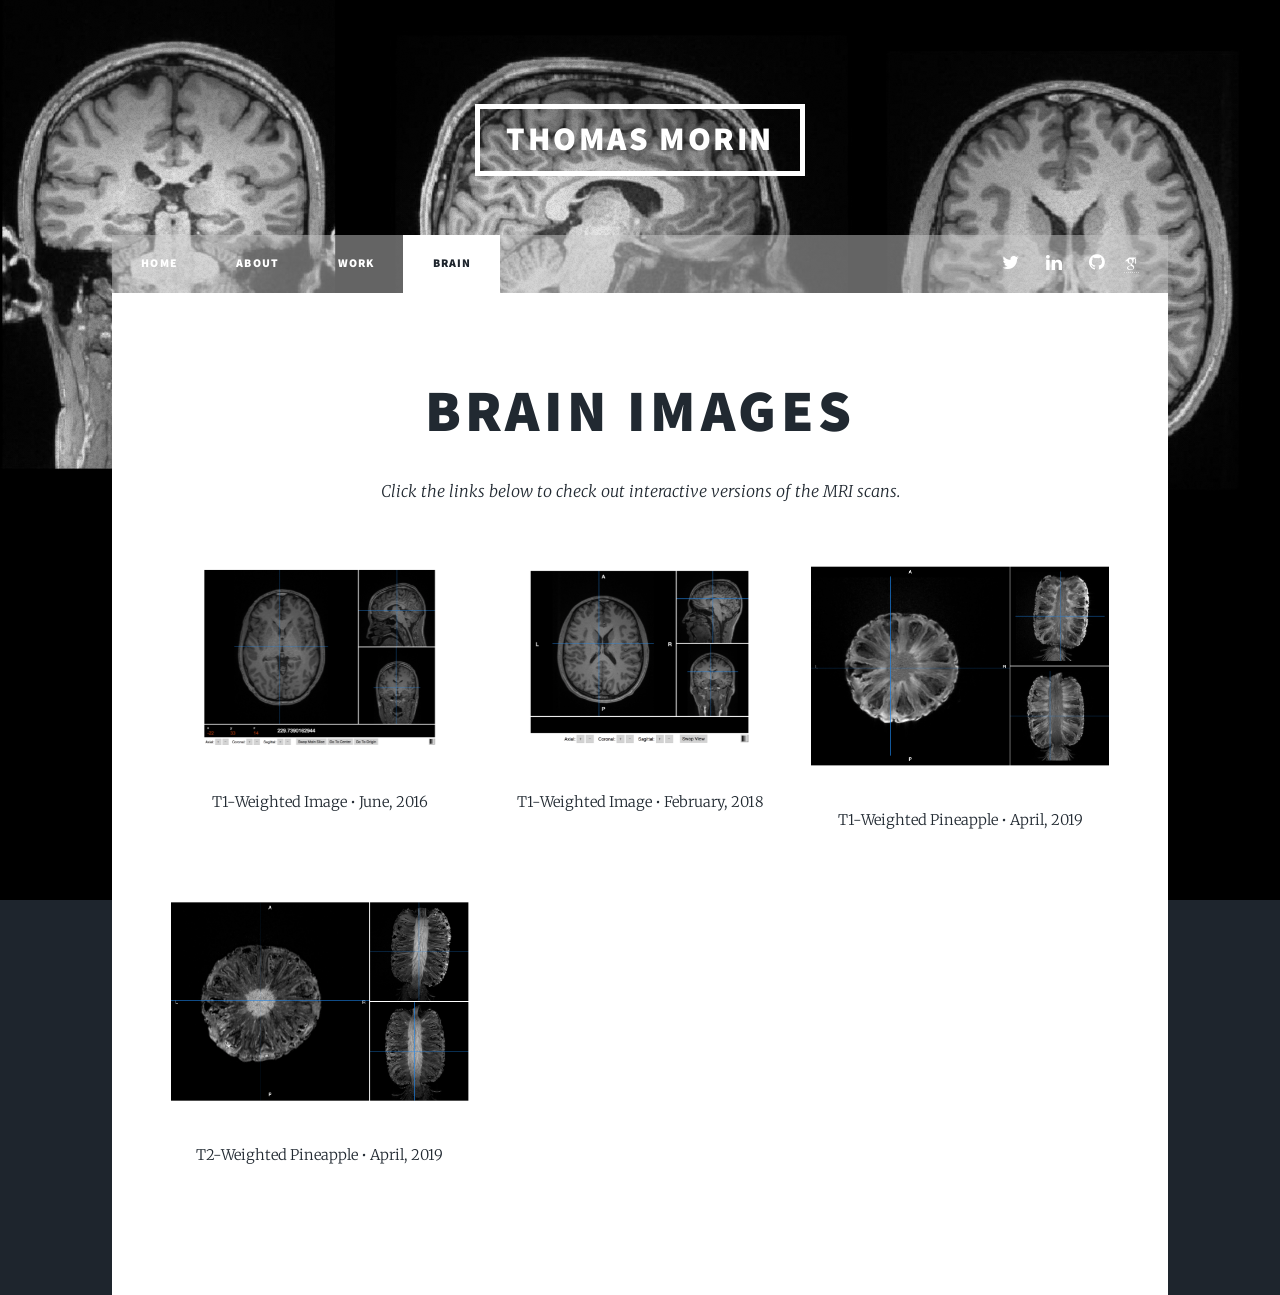
<file: brain_images.html>
<!DOCTYPE HTML>
<!--
        Brain Images - tmmorin.com

             Author: Tom Morin
        Description: Includes links to several interactive pages showing
                     different brain scans I have acquired. For now, just 3D
                     T1s. I plan to include surfaces, as well as DTI.

        Design:
        Massively by HTML5 UP
        html5up.net | @ajlkn
        Free for personal and commercial use under the CCA 3.0 license (html5up.net/license)
-->
<html>
        <script src="https://www.w3schools.com/lib/w3.js"></script>
        
        <head>
                <title>About - Tom Morin</title>
                <meta charset="utf-8" />
                <meta name="viewport" content="width=device-width, initial-scale=1, user-scalable=no" />
                <meta name="description" content="View this collection of brain images that I have acquired over the years." />
                <link rel="stylesheet" href="assets/css/main.css" />
                <noscript><link rel="stylesheet" href="assets/css/noscript.css" /></noscript>
                <link rel="shortcut icon" href="images/favicon.png" />
                <link rel="stylesheet" href="assets/css/academicons.min.css"/>

                        <!-- Global site tag (gtag.js) - Google Analytics -->
                <script async src="https://www.googletagmanager.com/gtag/js?id=UA-80555893-1"></script>
                <script>
                window.dataLayer = window.dataLayer || [];
                function gtag(){dataLayer.push(arguments);}
                gtag('js', new Date());

                gtag('config', 'UA-80555893-1');
                </script>
        </head>
        <body class="is-preload">

                <!-- Wrapper -->
                        <div id="wrapper">

                                <!-- Header -->
                                <header id="header">
                                        <a href="index.html" class="logo">Thomas Morin</a>
                                </header>

                                <!-- Nav Bar -->
                                <nav id="nav">
                                        <ul class="links">
                                                <li><a href="index.html">Home</a></li>
                                                <li><a href="about.html">About</a></li>
                                                <li><a href="work.html">Work</a></li>
                                                <li class="active"><a href="brain_images.html">Brain</a></li>
                                        </ul>
                                        <ul class="icons">
                                                <li><a href="https://twitter.com/ThomasMorin1" target="_blank" class="icon fa-twitter"><span class="label">Twitter</span></a></li>
                                                <li><a href="https://www.linkedin.com/in/thomas-morin-23b196b2" target="_blank" class="icon fa-linkedin"><span class="label">LinkedIn</span></a></li>
                                                <li><a href="https://github.com/tmorin01" target="_blank" class="icon fa-github"><span class="label">GitHub</span></a></li>
                                                <li><a href="https://scholar.google.com/citations?user=DYfllzQAAAAJ" target="_blank" class="ai ai-google-scholar"><span class="label"></span></a></li>
                                        </ul>
                                </nav>

                                <!-- Main -->
                                        <div id="main">

                                                <!-- Post -->
                                                        <section class="post">
                                                                <header class="major">
                                                                        <h1>Brain Images</h1>
                                                                        <p>Click the links below to check out interactive versions of the MRI scans.</p>
                                                                        </p>
                                                                </header>
                                                                <div class="row">
                                                                        <!-- June 2016 T1 -->
                                                                        <div class="col-4">
                                                                                <div class="img_fade">
                                                                                        <div class="image fit"><a href="brain_images/T1_june2016.html" target="_blank"><img src="images/brain_june2016.png" /></a></div>
                                                                                </div>
                                                                                <p class="align-center">T1-Weighted Image &bull; June, 2016</p><br />
                                                                        </div>

                                                                        <!-- Feb 2018 T1 -->
                                                                        <div class="col-4">
                                                                                <div class="img_fade">
                                                                                        <div class="image fit"><a href="brain_images/T1_feb2018.html" target="_blank"><img src="images/brain_feb2018.png" /></a></div>
                                                                                </div>
                                                                                <p class="align-center">T1-Weighted Image &bull; February, 2018</p><br />
                                                                        </div>
                                                                        <!-- Pineapple T1 April 2019 -->
                                                                        <div class="col-4">
                                                                        		<div class="img_fade">
                                                                        			<div class="image fit"><a href="brain_images/pineapple_T1.html" target="_blank"><img src="images/pineapple_T1.png" /></a></div>

                                                                        		</div>
                                                                        		<p class="align-center">T1-Weighted Pineapple &bull; April, 2019</p><br />
                                                                        </div>
                                                                        <!-- Pineapple T2 April 2019 -->
                                                                        <div class="col-4">
                                                                        		<div class="img_fade">
                                                                        			<div class="image fit"><a href="brain_images/pineapple_T2.html" target="_blank"><img src="images/pineapple_T2.png" /></a></div>

                                                                        		</div>
                                                                        		<p class="align-center">T2-Weighted Pineapple &bull; April, 2019</p><br />
                                                                        </div>
                                                                </div>
                                                        </section>


                                        </div>
                                <!-- Footer, Copyright -->
                                <div w3-include-html="footer.html"></div>
                        </div>

                <!-- Scripts -->
                        <script>w3.includeHTML();</script>
                        <script src="assets/js/jquery.min.js"></script>
                        <script src="assets/js/jquery.scrollex.min.js"></script>
                        <script src="assets/js/jquery.scrolly.min.js"></script>
                        <script src="assets/js/browser.min.js"></script>
                        <script src="assets/js/breakpoints.min.js"></script>
                        <script src="assets/js/util.js"></script>
                        <script src="assets/js/main.js"></script>

        </body>
</html>
</file>
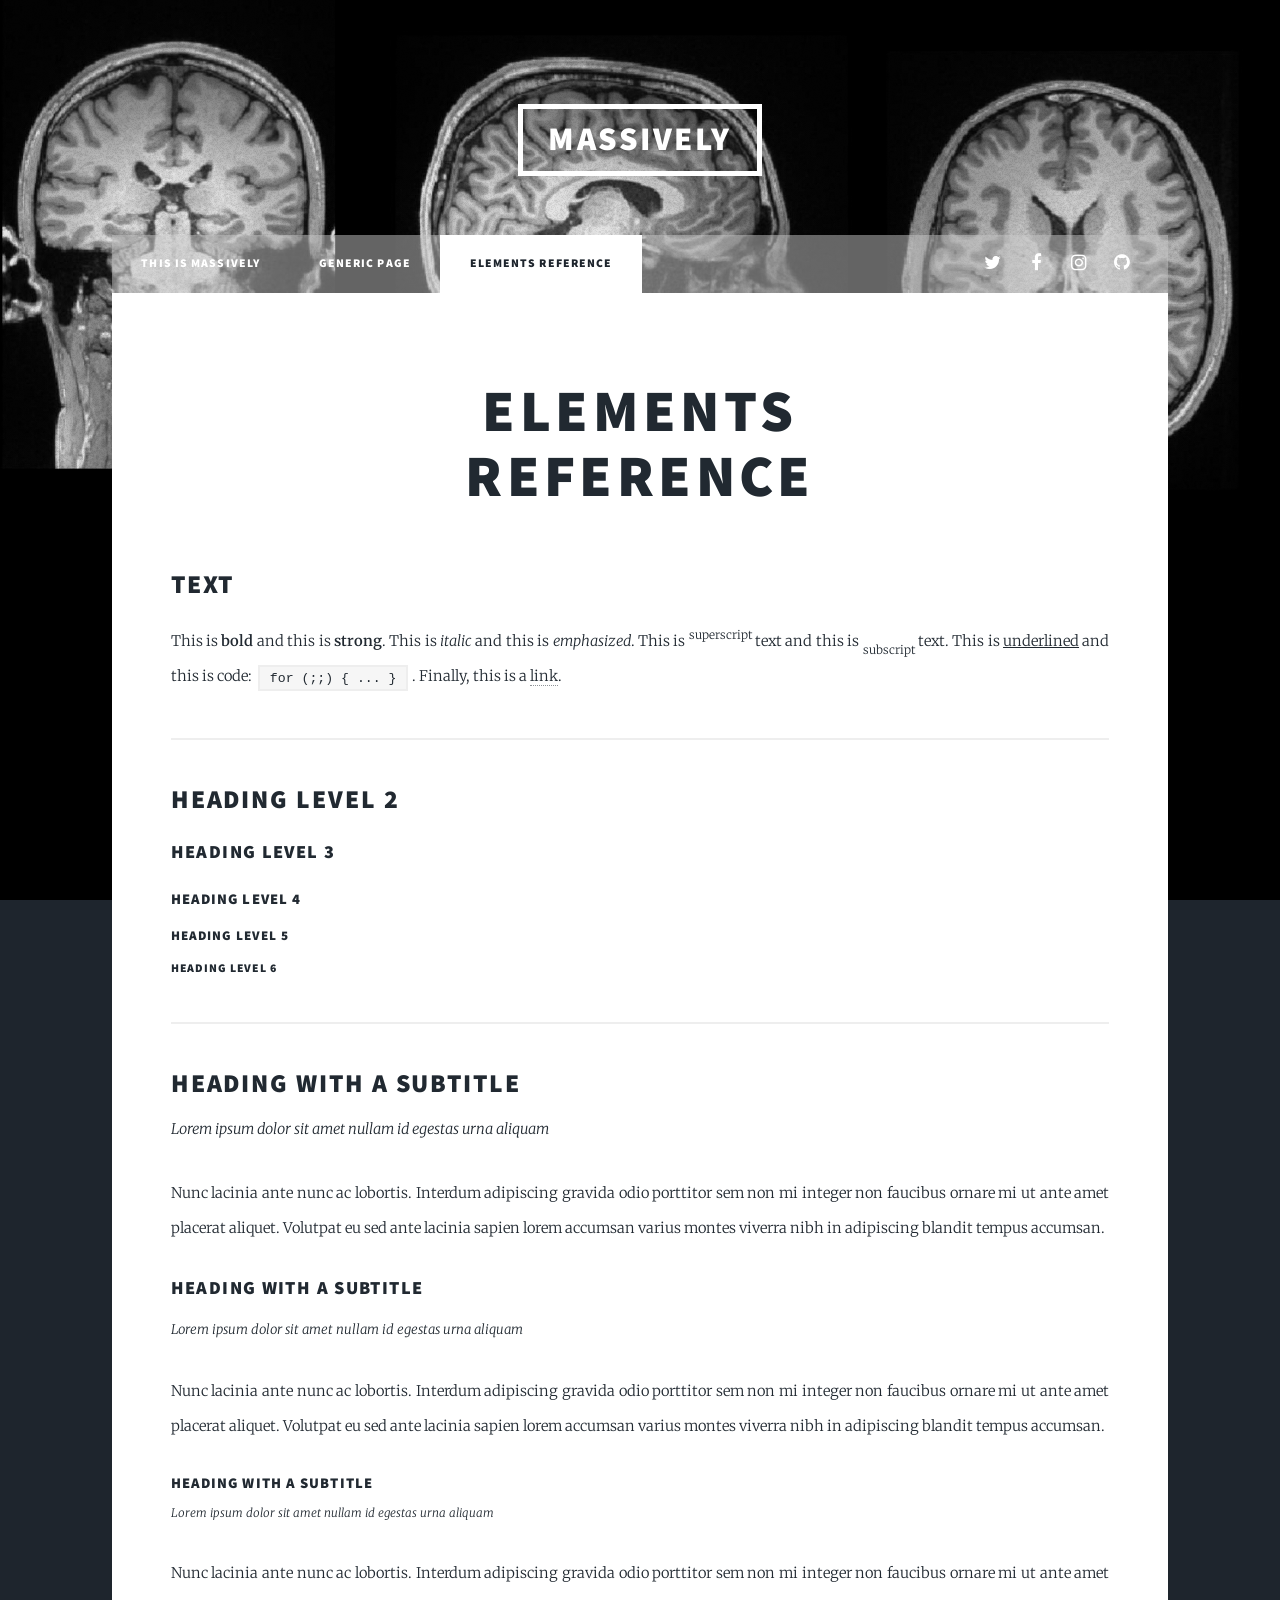
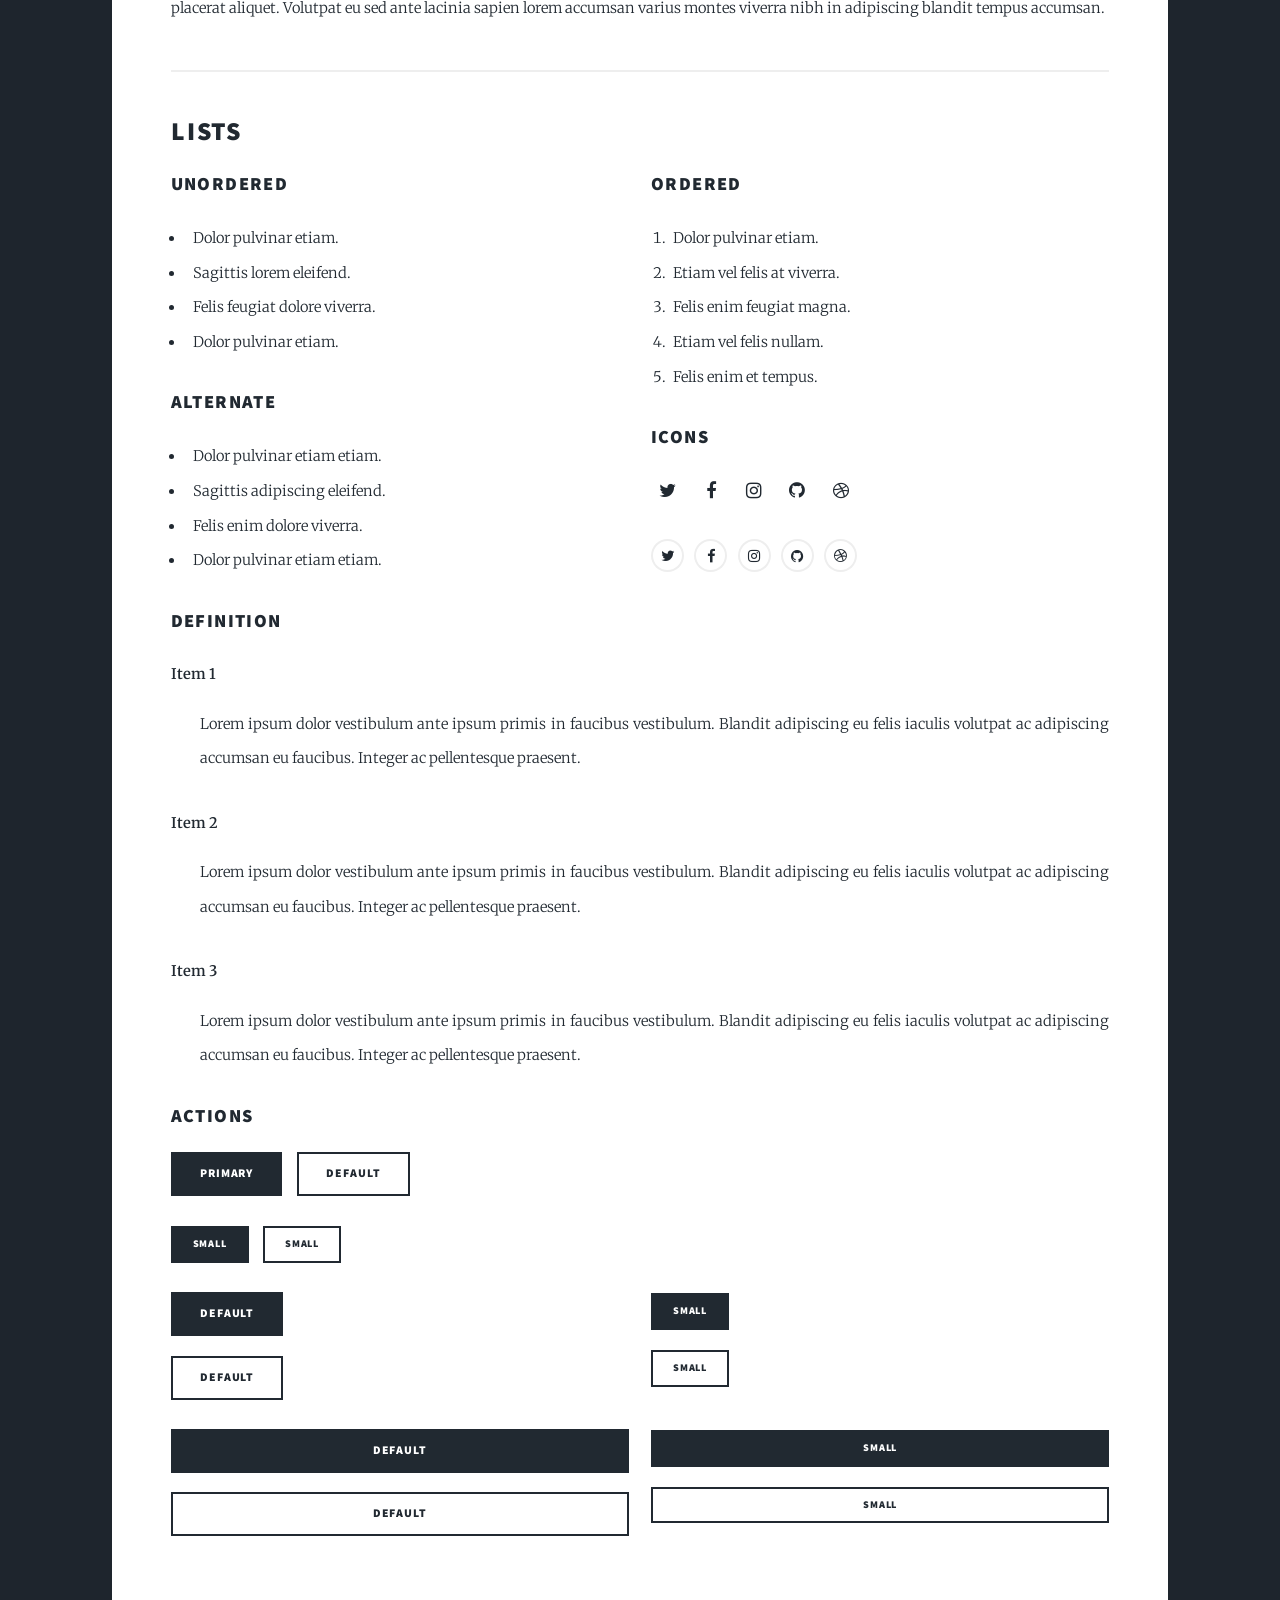
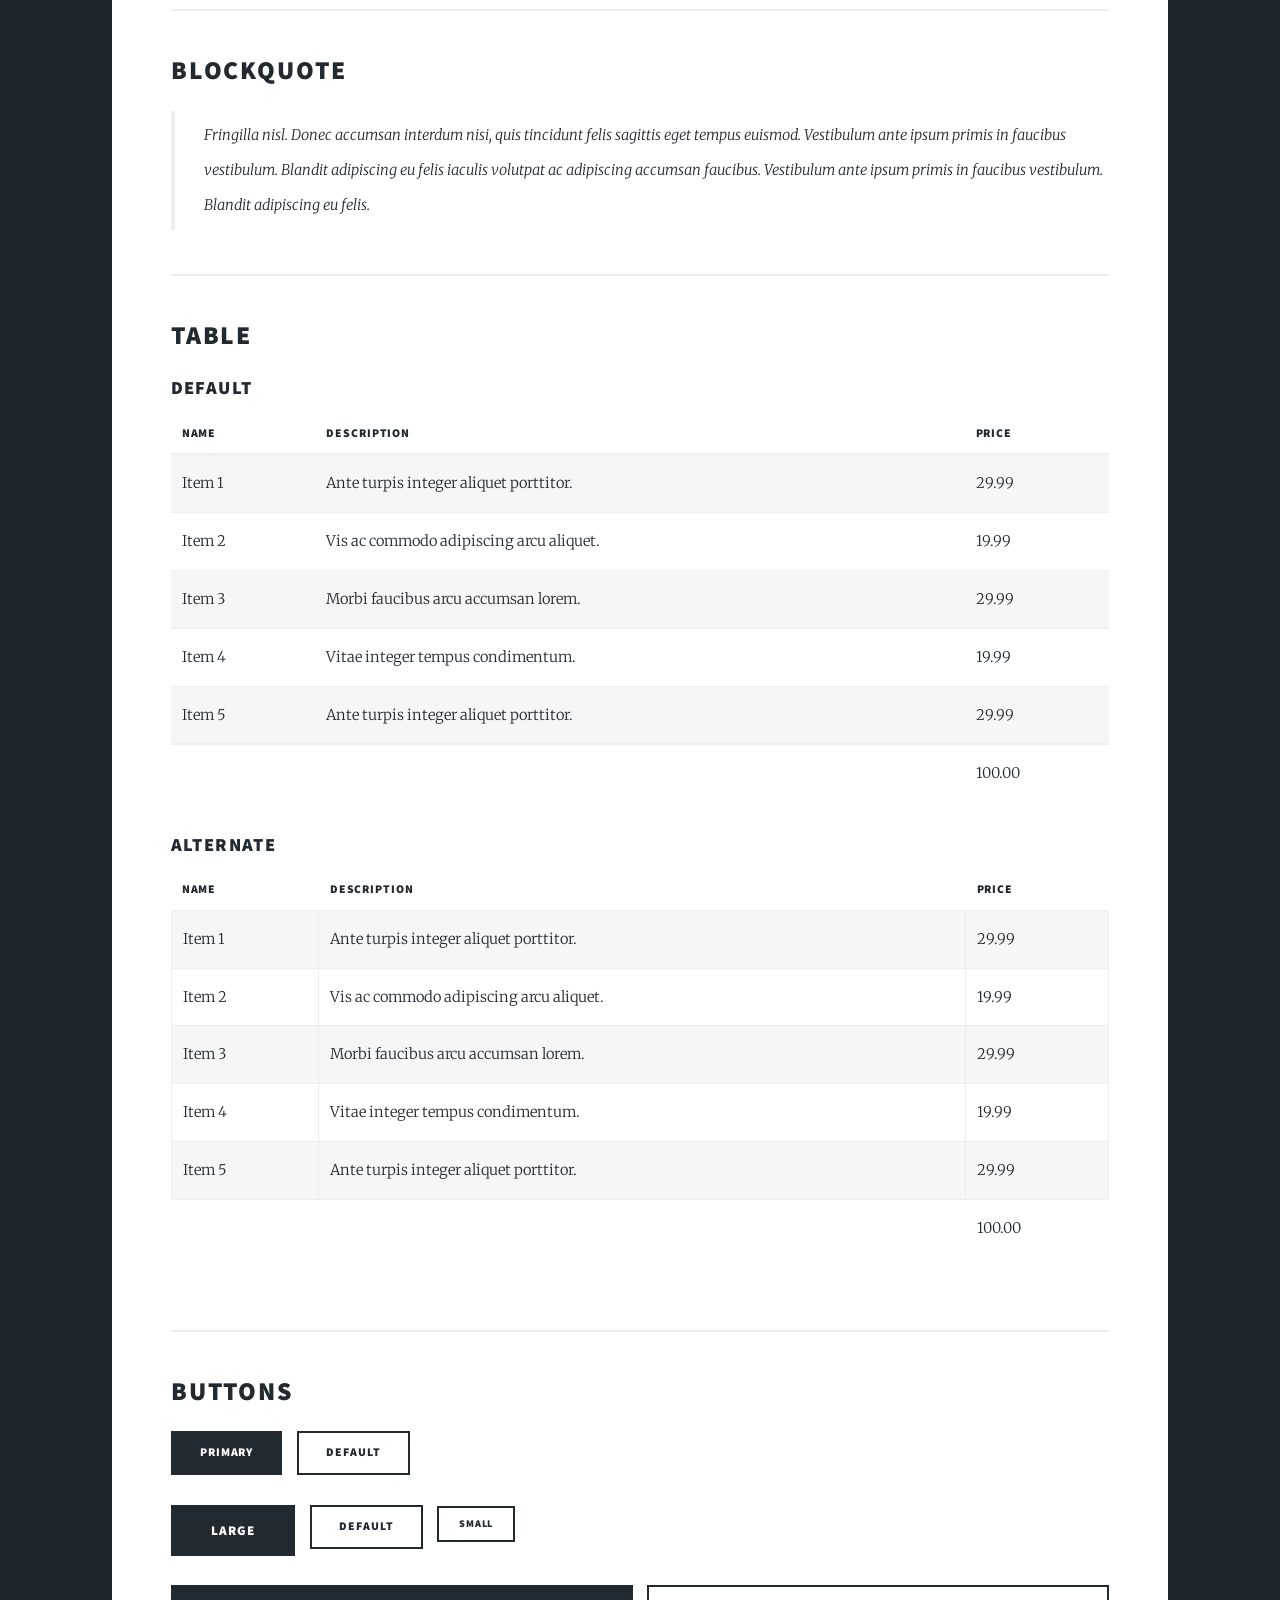
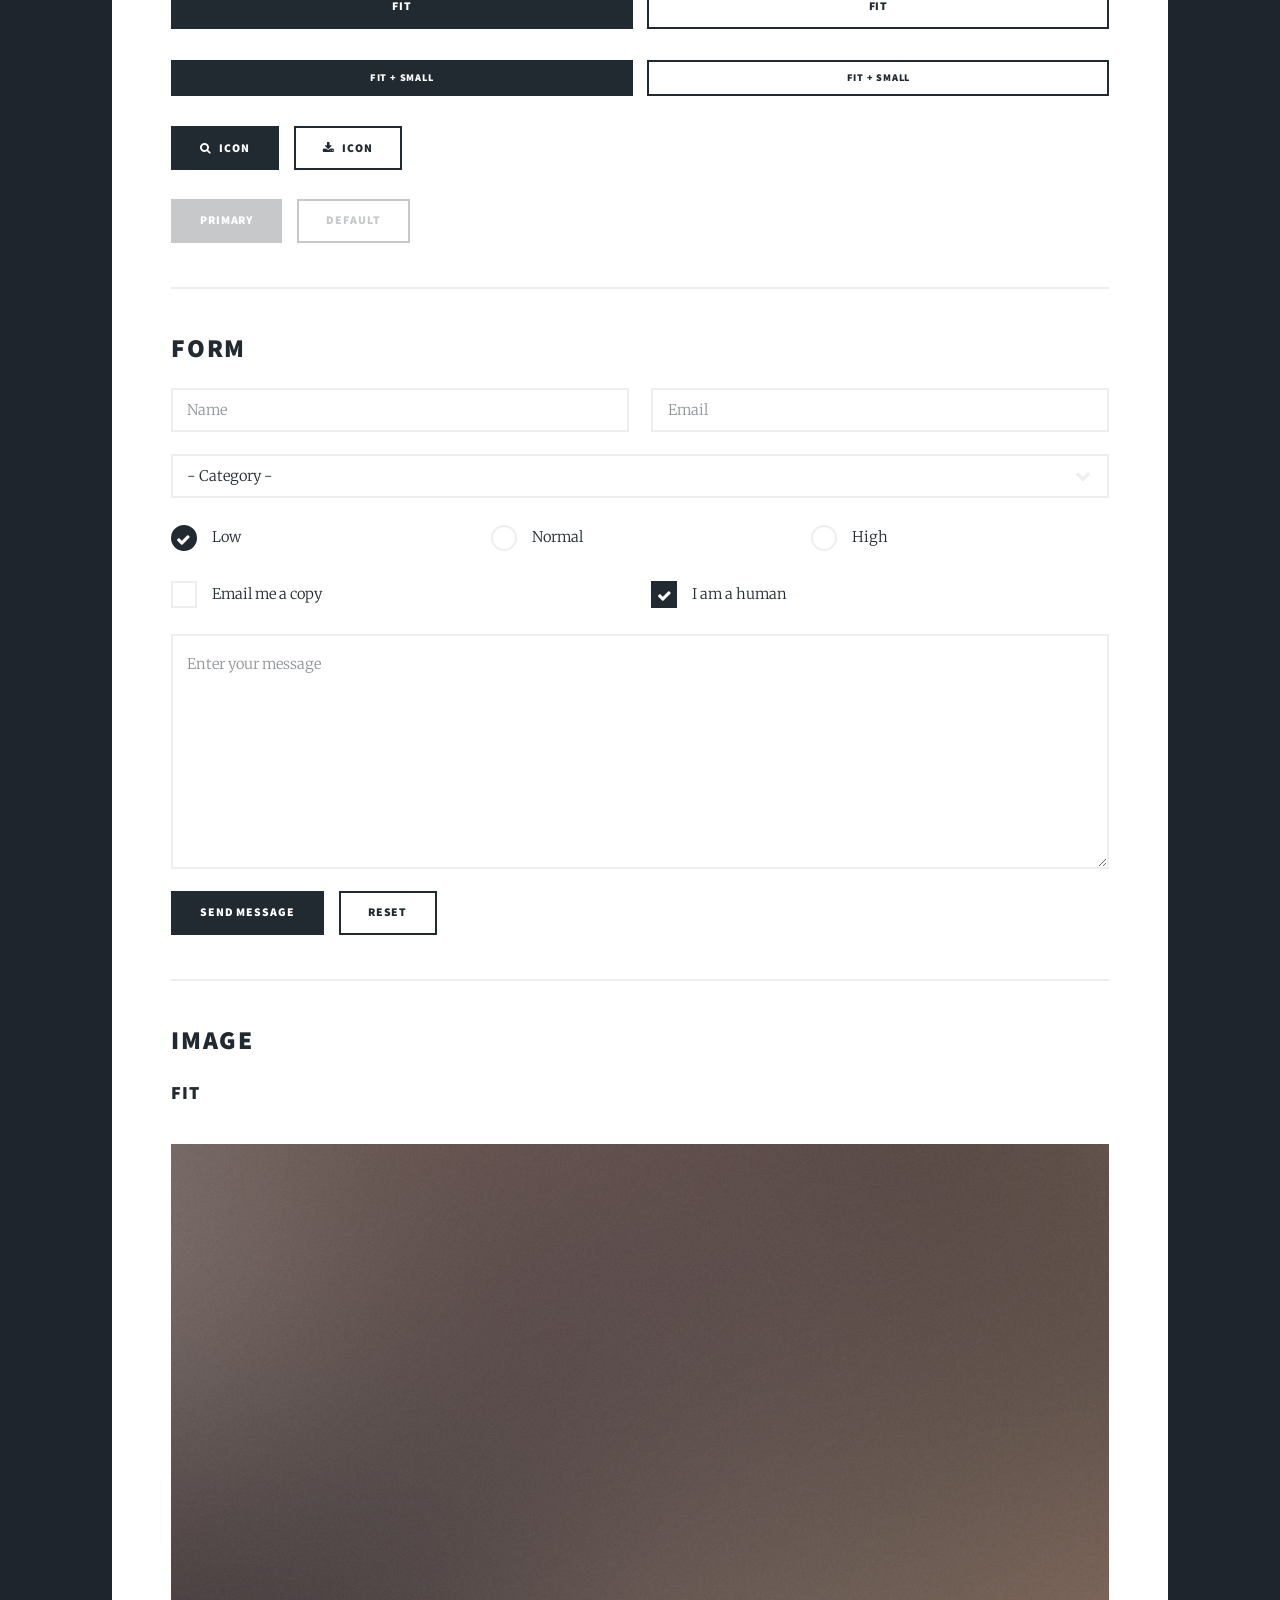
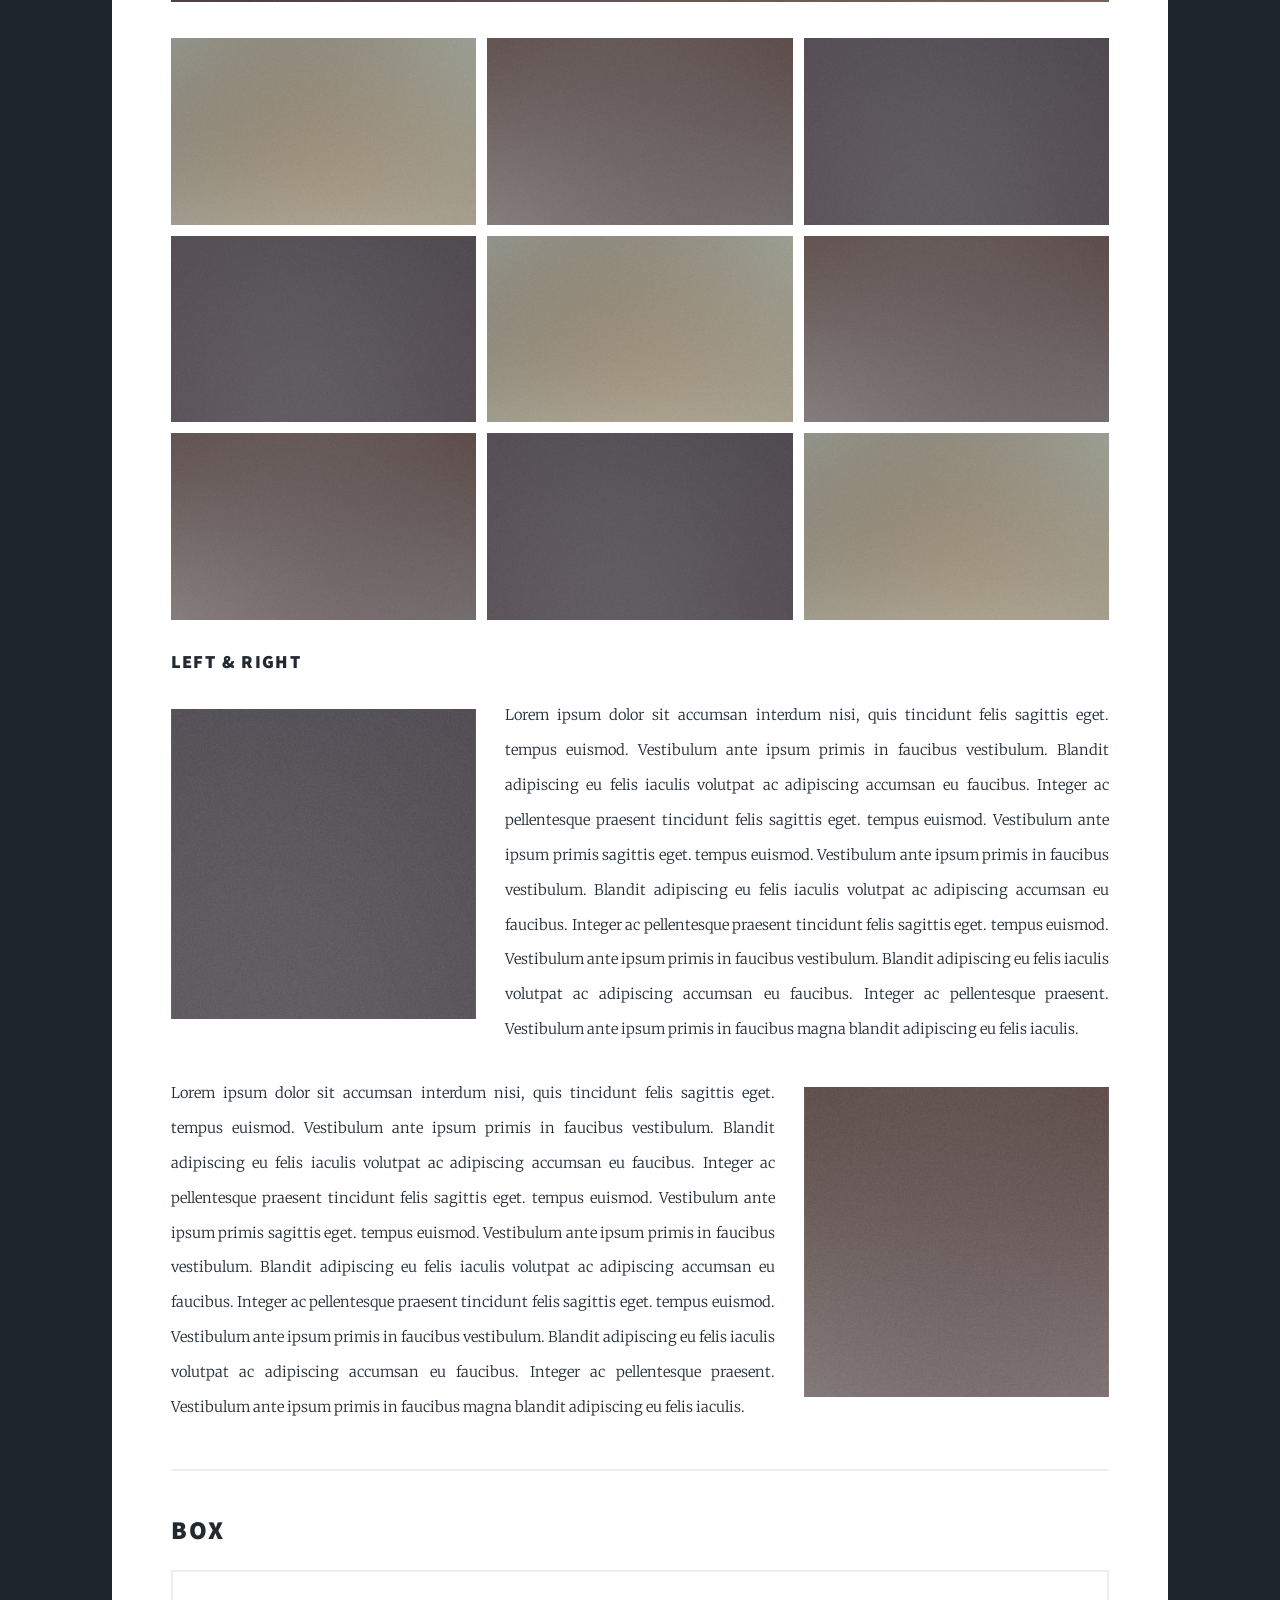
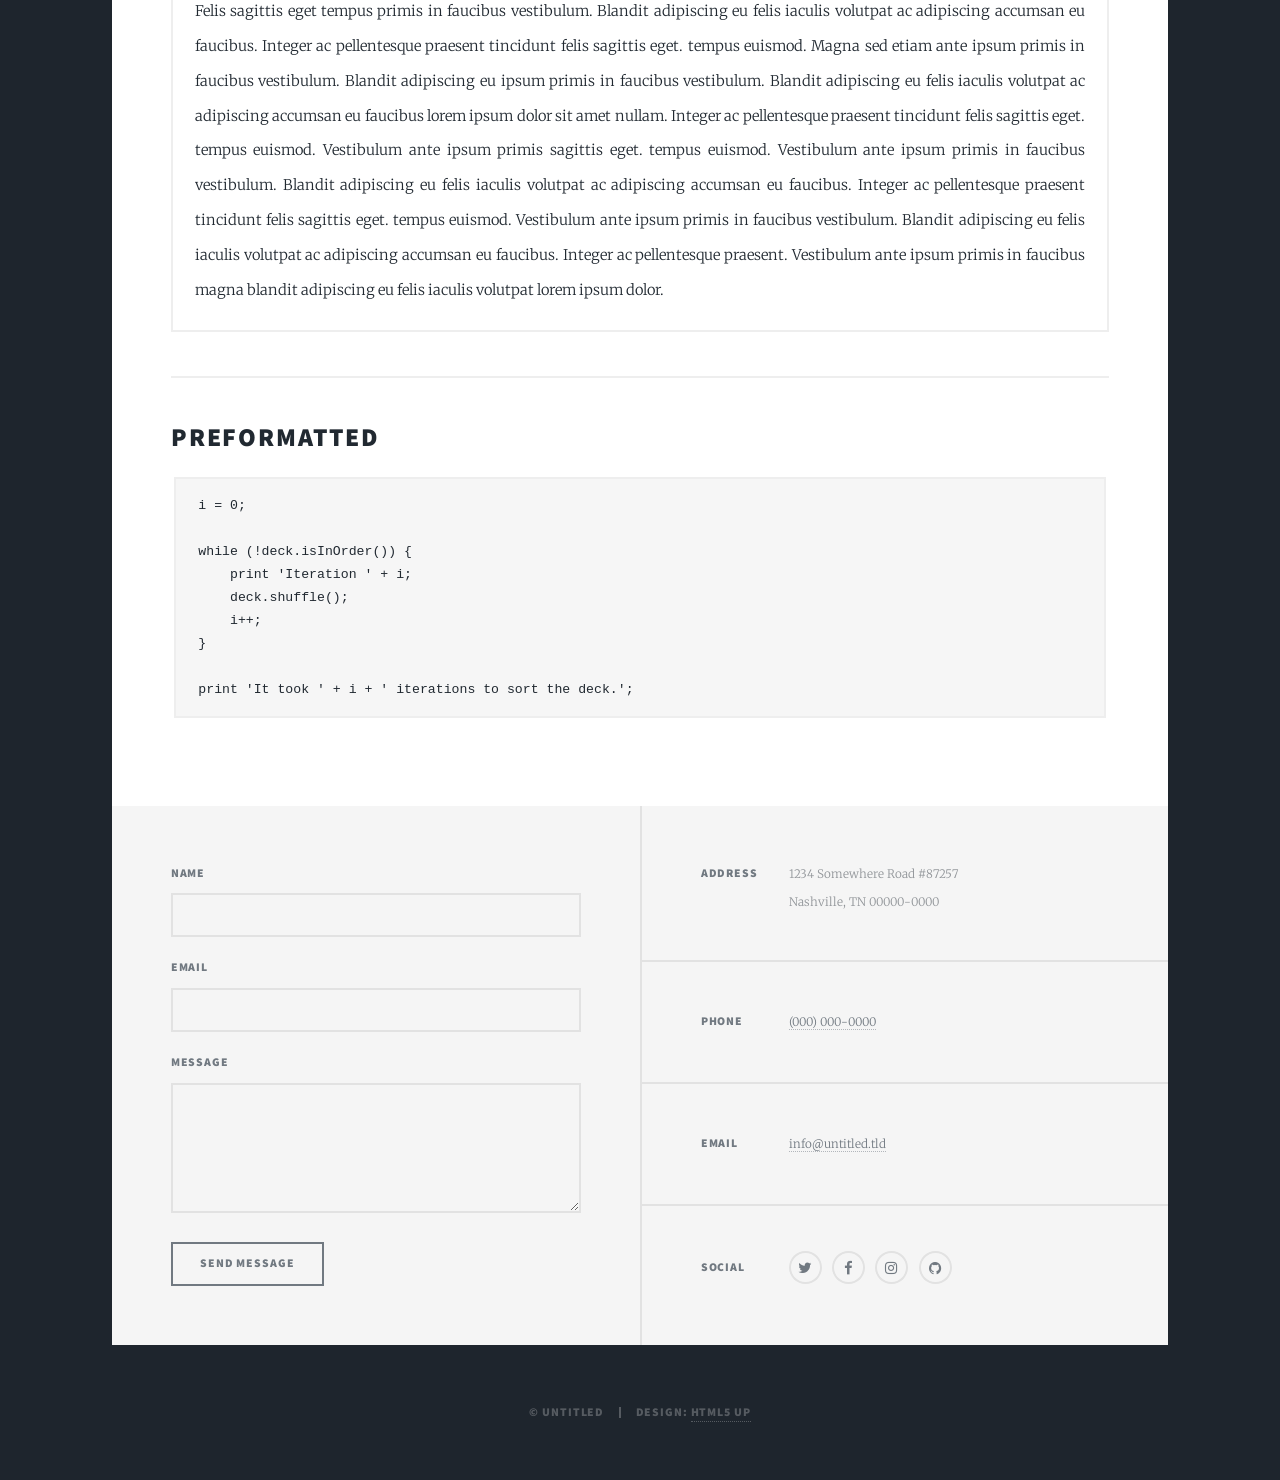
<file: elements.html>
<!DOCTYPE HTML>
<!--
	Massively by HTML5 UP
	html5up.net | @ajlkn
	Free for personal and commercial use under the CCA 3.0 license (html5up.net/license)
-->
<html>
	<head>
		<title>Elements Reference - Massively by HTML5 UP</title>
		<meta charset="utf-8" />
		<meta name="viewport" content="width=device-width, initial-scale=1, user-scalable=no" />
		<link rel="stylesheet" href="assets/css/main.css" />
		<noscript><link rel="stylesheet" href="assets/css/noscript.css" /></noscript>
	</head>
	<body class="is-preload">

		<!-- Wrapper -->
			<div id="wrapper">

				<!-- Header -->
					<header id="header">
						<a href="index.html" class="logo">Massively</a>
					</header>

				<!-- Nav -->
					<nav id="nav">
						<ul class="links">
							<li><a href="index.html">This is Massively</a></li>
							<li><a href="generic.html">Generic Page</a></li>
							<li class="active"><a href="elements.html">Elements Reference</a></li>
						</ul>
						<ul class="icons">
							<li><a href="#" class="icon fa-twitter"><span class="label">Twitter</span></a></li>
							<li><a href="#" class="icon fa-facebook"><span class="label">Facebook</span></a></li>
							<li><a href="#" class="icon fa-instagram"><span class="label">Instagram</span></a></li>
							<li><a href="#" class="icon fa-github"><span class="label">GitHub</span></a></li>
						</ul>
					</nav>

				<!-- Main -->
					<div id="main">

						<!-- Post -->
							<section class="post">
								<header class="major">
									<h1>Elements<br />
									Reference</h1>
								</header>

								<!-- Text stuff -->
									<h2>Text</h2>
									<p>This is <b>bold</b> and this is <strong>strong</strong>. This is <i>italic</i> and this is <em>emphasized</em>.
									This is <sup>superscript</sup> text and this is <sub>subscript</sub> text.
									This is <u>underlined</u> and this is code: <code>for (;;) { ... }</code>.
									Finally, this is a <a href="#">link</a>.</p>
									<hr />
									<h2>Heading Level 2</h2>
									<h3>Heading Level 3</h3>
									<h4>Heading Level 4</h4>
									<h5>Heading Level 5</h5>
									<h6>Heading Level 6</h6>
									<hr />
									<header>
										<h2>Heading with a Subtitle</h2>
										<p>Lorem ipsum dolor sit amet nullam id egestas urna aliquam</p>
									</header>
									<p>Nunc lacinia ante nunc ac lobortis. Interdum adipiscing gravida odio porttitor sem non mi integer non faucibus ornare mi ut ante amet placerat aliquet. Volutpat eu sed ante lacinia sapien lorem accumsan varius montes viverra nibh in adipiscing blandit tempus accumsan.</p>
									<header>
										<h3>Heading with a Subtitle</h3>
										<p>Lorem ipsum dolor sit amet nullam id egestas urna aliquam</p>
									</header>
									<p>Nunc lacinia ante nunc ac lobortis. Interdum adipiscing gravida odio porttitor sem non mi integer non faucibus ornare mi ut ante amet placerat aliquet. Volutpat eu sed ante lacinia sapien lorem accumsan varius montes viverra nibh in adipiscing blandit tempus accumsan.</p>
									<header>
										<h4>Heading with a Subtitle</h4>
										<p>Lorem ipsum dolor sit amet nullam id egestas urna aliquam</p>
									</header>
									<p>Nunc lacinia ante nunc ac lobortis. Interdum adipiscing gravida odio porttitor sem non mi integer non faucibus ornare mi ut ante amet placerat aliquet. Volutpat eu sed ante lacinia sapien lorem accumsan varius montes viverra nibh in adipiscing blandit tempus accumsan.</p>

									<hr />

								<!-- Lists -->
									<h2>Lists</h2>
									<div class="row">
										<div class="col-6 col-12-small">

											<h3>Unordered</h3>
											<ul>
												<li>Dolor pulvinar etiam.</li>
												<li>Sagittis lorem eleifend.</li>
												<li>Felis feugiat dolore viverra.</li>
												<li>Dolor pulvinar etiam.</li>
											</ul>

											<h3>Alternate</h3>
											<ul class="alt">
												<li>Dolor pulvinar etiam etiam.</li>
												<li>Sagittis adipiscing eleifend.</li>
												<li>Felis enim dolore viverra.</li>
												<li>Dolor pulvinar etiam etiam.</li>
											</ul>

										</div>
										<div class="col-6 col-12-small">

											<h3>Ordered</h3>
											<ol>
												<li>Dolor pulvinar etiam.</li>
												<li>Etiam vel felis at viverra.</li>
												<li>Felis enim feugiat magna.</li>
												<li>Etiam vel felis nullam.</li>
												<li>Felis enim et tempus.</li>
											</ol>

											<h3>Icons</h3>
											<ul class="icons">
												<li><a href="#" class="icon fa-twitter"><span class="label">Twitter</span></a></li>
												<li><a href="#" class="icon fa-facebook"><span class="label">Facebook</span></a></li>
												<li><a href="#" class="icon fa-instagram"><span class="label">Instagram</span></a></li>
												<li><a href="#" class="icon fa-github"><span class="label">Github</span></a></li>
												<li><a href="#" class="icon fa-dribbble"><span class="label">Dribbble</span></a></li>
											</ul>
											<ul class="icons alt">
												<li><a href="#" class="icon alt fa-twitter"><span class="label">Twitter</span></a></li>
												<li><a href="#" class="icon alt fa-facebook"><span class="label">Facebook</span></a></li>
												<li><a href="#" class="icon alt fa-instagram"><span class="label">Instagram</span></a></li>
												<li><a href="#" class="icon alt fa-github"><span class="label">Github</span></a></li>
												<li><a href="#" class="icon alt fa-dribbble"><span class="label">Dribbble</span></a></li>
											</ul>

										</div>
									</div>
									<h3>Definition</h3>
									<dl>
										<dt>Item 1</dt>
										<dd>
											<p>Lorem ipsum dolor vestibulum ante ipsum primis in faucibus vestibulum. Blandit adipiscing eu felis iaculis volutpat ac adipiscing accumsan eu faucibus. Integer ac pellentesque praesent.</p>
										</dd>
										<dt>Item 2</dt>
										<dd>
											<p>Lorem ipsum dolor vestibulum ante ipsum primis in faucibus vestibulum. Blandit adipiscing eu felis iaculis volutpat ac adipiscing accumsan eu faucibus. Integer ac pellentesque praesent.</p>
										</dd>
										<dt>Item 3</dt>
										<dd>
											<p>Lorem ipsum dolor vestibulum ante ipsum primis in faucibus vestibulum. Blandit adipiscing eu felis iaculis volutpat ac adipiscing accumsan eu faucibus. Integer ac pellentesque praesent.</p>
										</dd>
									</dl>

									<h3>Actions</h3>
									<ul class="actions">
										<li><a href="#" class="button primary">Primary</a></li>
										<li><a href="#" class="button">Default</a></li>
									</ul>
									<ul class="actions small">
										<li><a href="#" class="button primary small">Small</a></li>
										<li><a href="#" class="button small">Small</a></li>
									</ul>
									<div class="row">
										<div class="col-6 col-12-small">
											<ul class="actions stacked">
												<li><a href="#" class="button primary">Default</a></li>
												<li><a href="#" class="button">Default</a></li>
											</ul>
										</div>
										<div class="col-6 col-12-small">
											<ul class="actions stacked">
												<li><a href="#" class="button primary small">Small</a></li>
												<li><a href="#" class="button small">Small</a></li>
											</ul>
										</div>
									</div>
									<div class="row">
										<div class="col-6 col-12-small">
											<ul class="actions stacked">
												<li><a href="#" class="button primary fit">Default</a></li>
												<li><a href="#" class="button fit">Default</a></li>
											</ul>
										</div>
										<div class="col-6 col-12-small">
											<ul class="actions stacked">
												<li><a href="#" class="button primary small fit">Small</a></li>
												<li><a href="#" class="button small fit">Small</a></li>
											</ul>
										</div>
									</div>

									<hr />

								<!-- Blockquote -->
									<h2>Blockquote</h2>
									<blockquote>Fringilla nisl. Donec accumsan interdum nisi, quis tincidunt felis sagittis eget tempus euismod. Vestibulum ante ipsum primis in faucibus vestibulum. Blandit adipiscing eu felis iaculis volutpat ac adipiscing accumsan faucibus. Vestibulum ante ipsum primis in faucibus vestibulum. Blandit adipiscing eu felis.</blockquote>

									<hr />

								<!-- Table -->
									<h2>Table</h2>

									<h3>Default</h3>
									<div class="table-wrapper">
										<table>
											<thead>
												<tr>
													<th>Name</th>
													<th>Description</th>
													<th>Price</th>
												</tr>
											</thead>
											<tbody>
												<tr>
													<td>Item 1</td>
													<td>Ante turpis integer aliquet porttitor.</td>
													<td>29.99</td>
												</tr>
												<tr>
													<td>Item 2</td>
													<td>Vis ac commodo adipiscing arcu aliquet.</td>
													<td>19.99</td>
												</tr>
												<tr>
													<td>Item 3</td>
													<td> Morbi faucibus arcu accumsan lorem.</td>
													<td>29.99</td>
												</tr>
												<tr>
													<td>Item 4</td>
													<td>Vitae integer tempus condimentum.</td>
													<td>19.99</td>
												</tr>
												<tr>
													<td>Item 5</td>
													<td>Ante turpis integer aliquet porttitor.</td>
													<td>29.99</td>
												</tr>
											</tbody>
											<tfoot>
												<tr>
													<td colspan="2"></td>
													<td>100.00</td>
												</tr>
											</tfoot>
										</table>
									</div>

									<h3>Alternate</h3>
									<div class="table-wrapper">
										<table class="alt">
											<thead>
												<tr>
													<th>Name</th>
													<th>Description</th>
													<th>Price</th>
												</tr>
											</thead>
											<tbody>
												<tr>
													<td>Item 1</td>
													<td>Ante turpis integer aliquet porttitor.</td>
													<td>29.99</td>
												</tr>
												<tr>
													<td>Item 2</td>
													<td>Vis ac commodo adipiscing arcu aliquet.</td>
													<td>19.99</td>
												</tr>
												<tr>
													<td>Item 3</td>
													<td> Morbi faucibus arcu accumsan lorem.</td>
													<td>29.99</td>
												</tr>
												<tr>
													<td>Item 4</td>
													<td>Vitae integer tempus condimentum.</td>
													<td>19.99</td>
												</tr>
												<tr>
													<td>Item 5</td>
													<td>Ante turpis integer aliquet porttitor.</td>
													<td>29.99</td>
												</tr>
											</tbody>
											<tfoot>
												<tr>
													<td colspan="2"></td>
													<td>100.00</td>
												</tr>
											</tfoot>
										</table>
									</div>

									<hr />

								<!-- Buttons -->
									<h2>Buttons</h2>
									<ul class="actions">
										<li><a href="#" class="button primary">Primary</a></li>
										<li><a href="#" class="button">Default</a></li>
									</ul>
									<ul class="actions">
										<li><a href="#" class="button primary large">Large</a></li>
										<li><a href="#" class="button">Default</a></li>
										<li><a href="#" class="button small">Small</a></li>
									</ul>
									<ul class="actions fit">
										<li><a href="#" class="button primary fit">Fit</a></li>
										<li><a href="#" class="button fit">Fit</a></li>
									</ul>
									<ul class="actions fit small">
										<li><a href="#" class="button primary fit small">Fit + Small</a></li>
										<li><a href="#" class="button fit small">Fit + Small</a></li>
									</ul>
									<ul class="actions">
										<li><a href="#" class="button primary icon fa-search">Icon</a></li>
										<li><a href="#" class="button icon fa-download">Icon</a></li>
									</ul>
									<ul class="actions">
										<li><span class="button primary disabled">Primary</span></li>
										<li><span class="button disabled">Default</span></li>
									</ul>

									<hr />

								<!-- Form -->
									<h2>Form</h2>

									<form method="post" action="#">
										<div class="row gtr-uniform">
											<div class="col-6 col-12-xsmall">
												<input type="text" name="demo-name" id="demo-name" value="" placeholder="Name" />
											</div>
											<div class="col-6 col-12-xsmall">
												<input type="email" name="demo-email" id="demo-email" value="" placeholder="Email" />
											</div>
											<!-- Break -->
											<div class="col-12">
												<select name="demo-category" id="demo-category">
													<option value="">- Category -</option>
													<option value="1">Manufacturing</option>
													<option value="1">Shipping</option>
													<option value="1">Administration</option>
													<option value="1">Human Resources</option>
												</select>
											</div>
											<!-- Break -->
											<div class="col-4 col-12-small">
												<input type="radio" id="demo-priority-low" name="demo-priority" checked>
												<label for="demo-priority-low">Low</label>
											</div>
											<div class="col-4 col-12-small">
												<input type="radio" id="demo-priority-normal" name="demo-priority">
												<label for="demo-priority-normal">Normal</label>
											</div>
											<div class="col-4 col-12-small">
												<input type="radio" id="demo-priority-high" name="demo-priority">
												<label for="demo-priority-high">High</label>
											</div>
											<!-- Break -->
											<div class="col-6 col-12-small">
												<input type="checkbox" id="demo-copy" name="demo-copy">
												<label for="demo-copy">Email me a copy</label>
											</div>
											<div class="col-6 col-12-small">
												<input type="checkbox" id="demo-human" name="demo-human" checked>
												<label for="demo-human">I am a human</label>
											</div>
											<!-- Break -->
											<div class="col-12">
												<textarea name="demo-message" id="demo-message" placeholder="Enter your message" rows="6"></textarea>
											</div>
											<!-- Break -->
											<div class="col-12">
												<ul class="actions">
													<li><input type="submit" value="Send Message" class="primary" /></li>
													<li><input type="reset" value="Reset" /></li>
												</ul>
											</div>
										</div>
									</form>

									<hr />

								<!-- Image -->
									<h2>Image</h2>

									<h3>Fit</h3>
									<span class="image fit"><img src="images/pic01.jpg" alt="" /></span>
									<div class="box alt">
										<div class="row gtr-50 gtr-uniform">
											<div class="col-4"><span class="image fit"><img src="images/pic02.jpg" alt="" /></span></div>
											<div class="col-4"><span class="image fit"><img src="images/pic03.jpg" alt="" /></span></div>
											<div class="col-4"><span class="image fit"><img src="images/pic04.jpg" alt="" /></span></div>
											<!-- Break -->
											<div class="col-4"><span class="image fit"><img src="images/pic04.jpg" alt="" /></span></div>
											<div class="col-4"><span class="image fit"><img src="images/pic02.jpg" alt="" /></span></div>
											<div class="col-4"><span class="image fit"><img src="images/pic03.jpg" alt="" /></span></div>
											<!-- Break -->
											<div class="col-4"><span class="image fit"><img src="images/pic03.jpg" alt="" /></span></div>
											<div class="col-4"><span class="image fit"><img src="images/pic04.jpg" alt="" /></span></div>
											<div class="col-4"><span class="image fit"><img src="images/pic02.jpg" alt="" /></span></div>
										</div>
									</div>

									<h3>Left &amp; Right</h3>
									<p><span class="image left"><img src="images/pic08.jpg" alt="" /></span>Lorem ipsum dolor sit accumsan interdum nisi, quis tincidunt felis sagittis eget. tempus euismod. Vestibulum ante ipsum primis in faucibus vestibulum. Blandit adipiscing eu felis iaculis volutpat ac adipiscing accumsan eu faucibus. Integer ac pellentesque praesent tincidunt felis sagittis eget. tempus euismod. Vestibulum ante ipsum primis sagittis eget. tempus euismod. Vestibulum ante ipsum primis in faucibus vestibulum. Blandit adipiscing eu felis iaculis volutpat ac adipiscing accumsan eu faucibus. Integer ac pellentesque praesent tincidunt felis sagittis eget. tempus euismod. Vestibulum ante ipsum primis in faucibus vestibulum. Blandit adipiscing eu felis iaculis volutpat ac adipiscing accumsan eu faucibus. Integer ac pellentesque praesent. Vestibulum ante ipsum primis in faucibus magna blandit adipiscing eu felis iaculis.</p>
									<p><span class="image right"><img src="images/pic09.jpg" alt="" /></span>Lorem ipsum dolor sit accumsan interdum nisi, quis tincidunt felis sagittis eget. tempus euismod. Vestibulum ante ipsum primis in faucibus vestibulum. Blandit adipiscing eu felis iaculis volutpat ac adipiscing accumsan eu faucibus. Integer ac pellentesque praesent tincidunt felis sagittis eget. tempus euismod. Vestibulum ante ipsum primis sagittis eget. tempus euismod. Vestibulum ante ipsum primis in faucibus vestibulum. Blandit adipiscing eu felis iaculis volutpat ac adipiscing accumsan eu faucibus. Integer ac pellentesque praesent tincidunt felis sagittis eget. tempus euismod. Vestibulum ante ipsum primis in faucibus vestibulum. Blandit adipiscing eu felis iaculis volutpat ac adipiscing accumsan eu faucibus. Integer ac pellentesque praesent. Vestibulum ante ipsum primis in faucibus magna blandit adipiscing eu felis iaculis.</p>

									<hr />

								<!-- Box -->
									<h2>Box</h2>
									<div class="box">
										<p>Felis sagittis eget tempus primis in faucibus vestibulum. Blandit adipiscing eu felis iaculis volutpat ac adipiscing accumsan eu faucibus. Integer ac pellentesque praesent tincidunt felis sagittis eget. tempus euismod. Magna sed etiam ante ipsum primis in faucibus vestibulum. Blandit adipiscing eu ipsum primis in faucibus vestibulum. Blandit adipiscing eu felis iaculis volutpat ac adipiscing accumsan eu faucibus lorem ipsum dolor sit amet nullam. Integer ac pellentesque praesent tincidunt felis sagittis eget. tempus euismod. Vestibulum ante ipsum primis sagittis eget. tempus euismod. Vestibulum ante ipsum primis in faucibus vestibulum. Blandit adipiscing eu felis iaculis volutpat ac adipiscing accumsan eu faucibus. Integer ac pellentesque praesent tincidunt felis sagittis eget. tempus euismod. Vestibulum ante ipsum primis in faucibus vestibulum. Blandit adipiscing eu felis iaculis volutpat ac adipiscing accumsan eu faucibus. Integer ac pellentesque praesent. Vestibulum ante ipsum primis in faucibus magna blandit adipiscing eu felis iaculis volutpat lorem ipsum dolor.</p>
									</div>

									<hr />

								<!-- Preformatted Code -->
									<h2>Preformatted</h2>
									<pre><code>i = 0;

while (!deck.isInOrder()) {
    print 'Iteration ' + i;
    deck.shuffle();
    i++;
}

print 'It took ' + i + ' iterations to sort the deck.';
</code></pre>

							</section>

					</div>

				<!-- Footer -->
					<footer id="footer">
						<section>
							<form method="post" action="#">
								<div class="fields">
									<div class="field">
										<label for="name">Name</label>
										<input type="text" name="name" id="name" />
									</div>
									<div class="field">
										<label for="email">Email</label>
										<input type="text" name="email" id="email" />
									</div>
									<div class="field">
										<label for="message">Message</label>
										<textarea name="message" id="message" rows="3"></textarea>
									</div>
								</div>
								<ul class="actions">
									<li><input type="submit" value="Send Message" /></li>
								</ul>
							</form>
						</section>
						<section class="split contact">
							<section class="alt">
								<h3>Address</h3>
								<p>1234 Somewhere Road #87257<br />
								Nashville, TN 00000-0000</p>
							</section>
							<section>
								<h3>Phone</h3>
								<p><a href="#">(000) 000-0000</a></p>
							</section>
							<section>
								<h3>Email</h3>
								<p><a href="#">info@untitled.tld</a></p>
							</section>
							<section>
								<h3>Social</h3>
								<ul class="icons alt">
									<li><a href="#" class="icon alt fa-twitter"><span class="label">Twitter</span></a></li>
									<li><a href="#" class="icon alt fa-facebook"><span class="label">Facebook</span></a></li>
									<li><a href="#" class="icon alt fa-instagram"><span class="label">Instagram</span></a></li>
									<li><a href="#" class="icon alt fa-github"><span class="label">GitHub</span></a></li>
								</ul>
							</section>
						</section>
					</footer>

				<!-- Copyright -->
					<div id="copyright">
						<ul><li>&copy; Untitled</li><li>Design: <a href="https://html5up.net">HTML5 UP</a></li></ul>
					</div>

			</div>

		<!-- Scripts -->
			<script src="assets/js/jquery.min.js"></script>
			<script src="assets/js/jquery.scrollex.min.js"></script>
			<script src="assets/js/jquery.scrolly.min.js"></script>
			<script src="assets/js/browser.min.js"></script>
			<script src="assets/js/breakpoints.min.js"></script>
			<script src="assets/js/util.js"></script>
			<script src="assets/js/main.js"></script>

	</body>
</html>
</file>
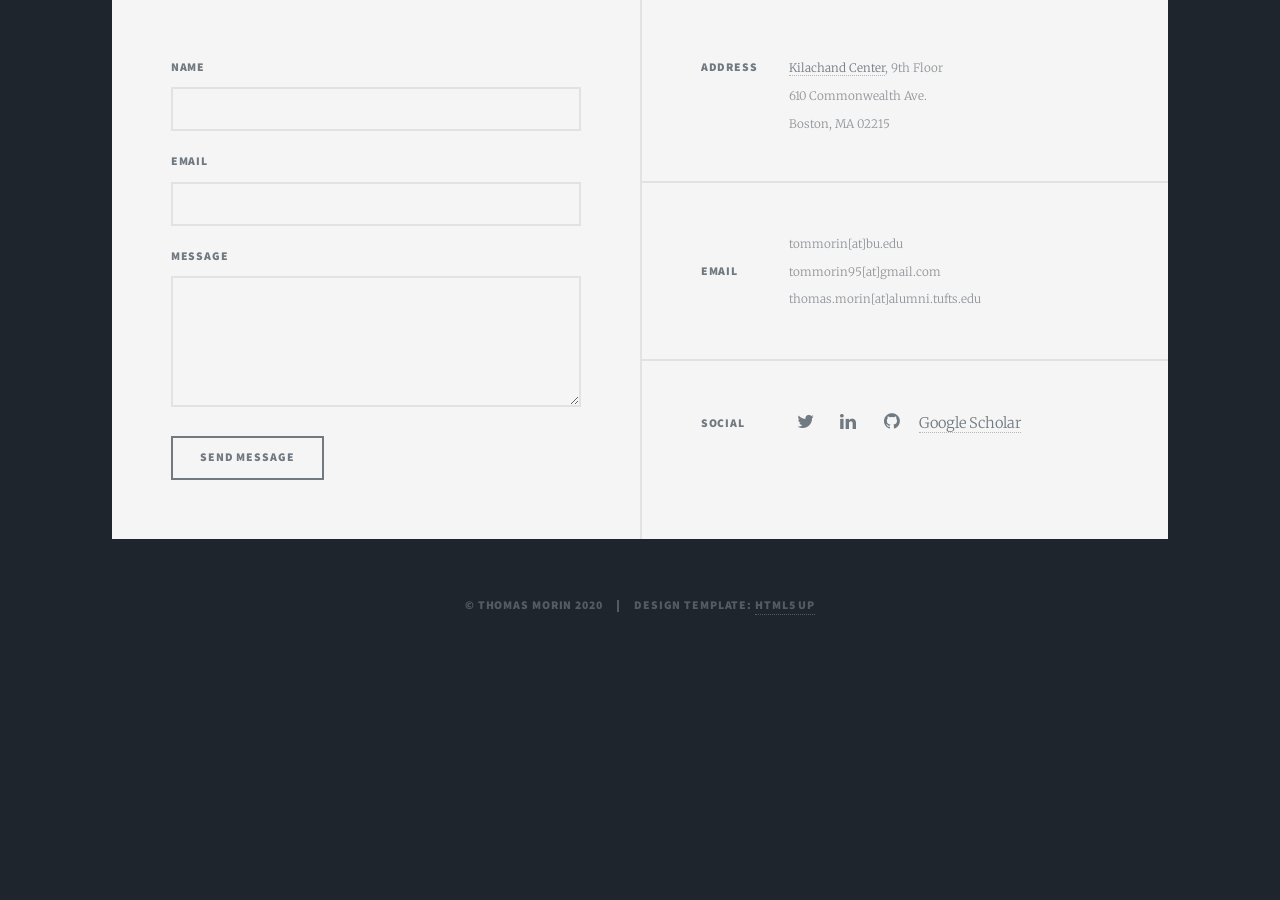
<file: footer.html>
<!DOCTYPE HTML>
<!--
        Footer - tmmorin.com

             Author: Tom Morin
        Description: HTML for the footer on every page. (Contact Form and contact info)

        Design:
        Massively by HTML5 UP
        html5up.net | @ajlkn
        Free for personal and commercial use under the CCA 3.0 license (html5up.net/license)
-->

<html>
<head>
        <link rel="stylesheet" href="assets/css/main.css" />
        <noscript><link rel="stylesheet" href="assets/css/noscript.css" /></noscript>
</head>

<body>
        <!-- Footer -->
        <footer id="footer">
        <section>
                <form method="POST" action="https://formspree.io/xlepldga">
                        <div class="fields">
                                <div class="field">
                                        <label for="name">Name</label>
                                        <input type="text" name="name" id="name" />
                                </div>
                                <div class="field">
                                        <label for="email">Email</label>
                                        <input type="text" name="email" id="email" />
                                </div>
                                <div class="field">
                                        <label for="message">Message</label>
                                        <textarea name="message" id="message" rows="3"></textarea>
                                </div>
                        </div>
                        <ul class="actions">
                                <li><input type="submit" value="Send Message" /></li>
                        </ul>
                </form>
        </section>
        <section class="split contact">
                <section class="alt">
                        <h3>Address</h3>
                        <p><a href="http://www.bu.edu/kilachandcenter/">Kilachand Center</a>, 9th Floor<br />
                        610 Commonwealth Ave.<br />
                        Boston, MA 02215</p>
                </section>
                <section>
                        <h3>Email</h3>
                        <p>tommorin[at]bu.edu<br />
                        tommorin95[at]gmail.com<br />
                        thomas.morin[at]alumni.tufts.edu</p>
                </section>
                <section>
                        <h3>Social</h3>
                        <ul class="icons">
                                <li><a href="https://twitter.com/ThomasMorin1" target="_blank" class="icon alt fa-twitter"><span class="label">Twitter</span></a></li>
                                <li><a href="https://www.linkedin.com/in/thomas-morin-23b196b2" target="_blank" class="icon alt fa-linkedin"><span class="label">LinkedIn</span></a></li>
                                <li><a href="https://github.com/tmorin01" target="_blank" class="icon alt fa-github"><span class="label">GitHub</span></a></li>
                                <li><a href="https://scholar.google.com/citations?user=DYfllzQAAAAJ" target="_blank" class="ai ai-google-scholar"><span class="label">Google Scholar</span></a></li>
                        </ul>
                </section>
        </section>
        </footer>

        <!-- Copyright -->
        <div id="copyright">
                <ul><li>&copy; Thomas Morin 2020</li><li>Design Template: <a href="https://html5up.net">HTML5 UP</a></li></ul>
        </div>
</body>
</html>
</file>
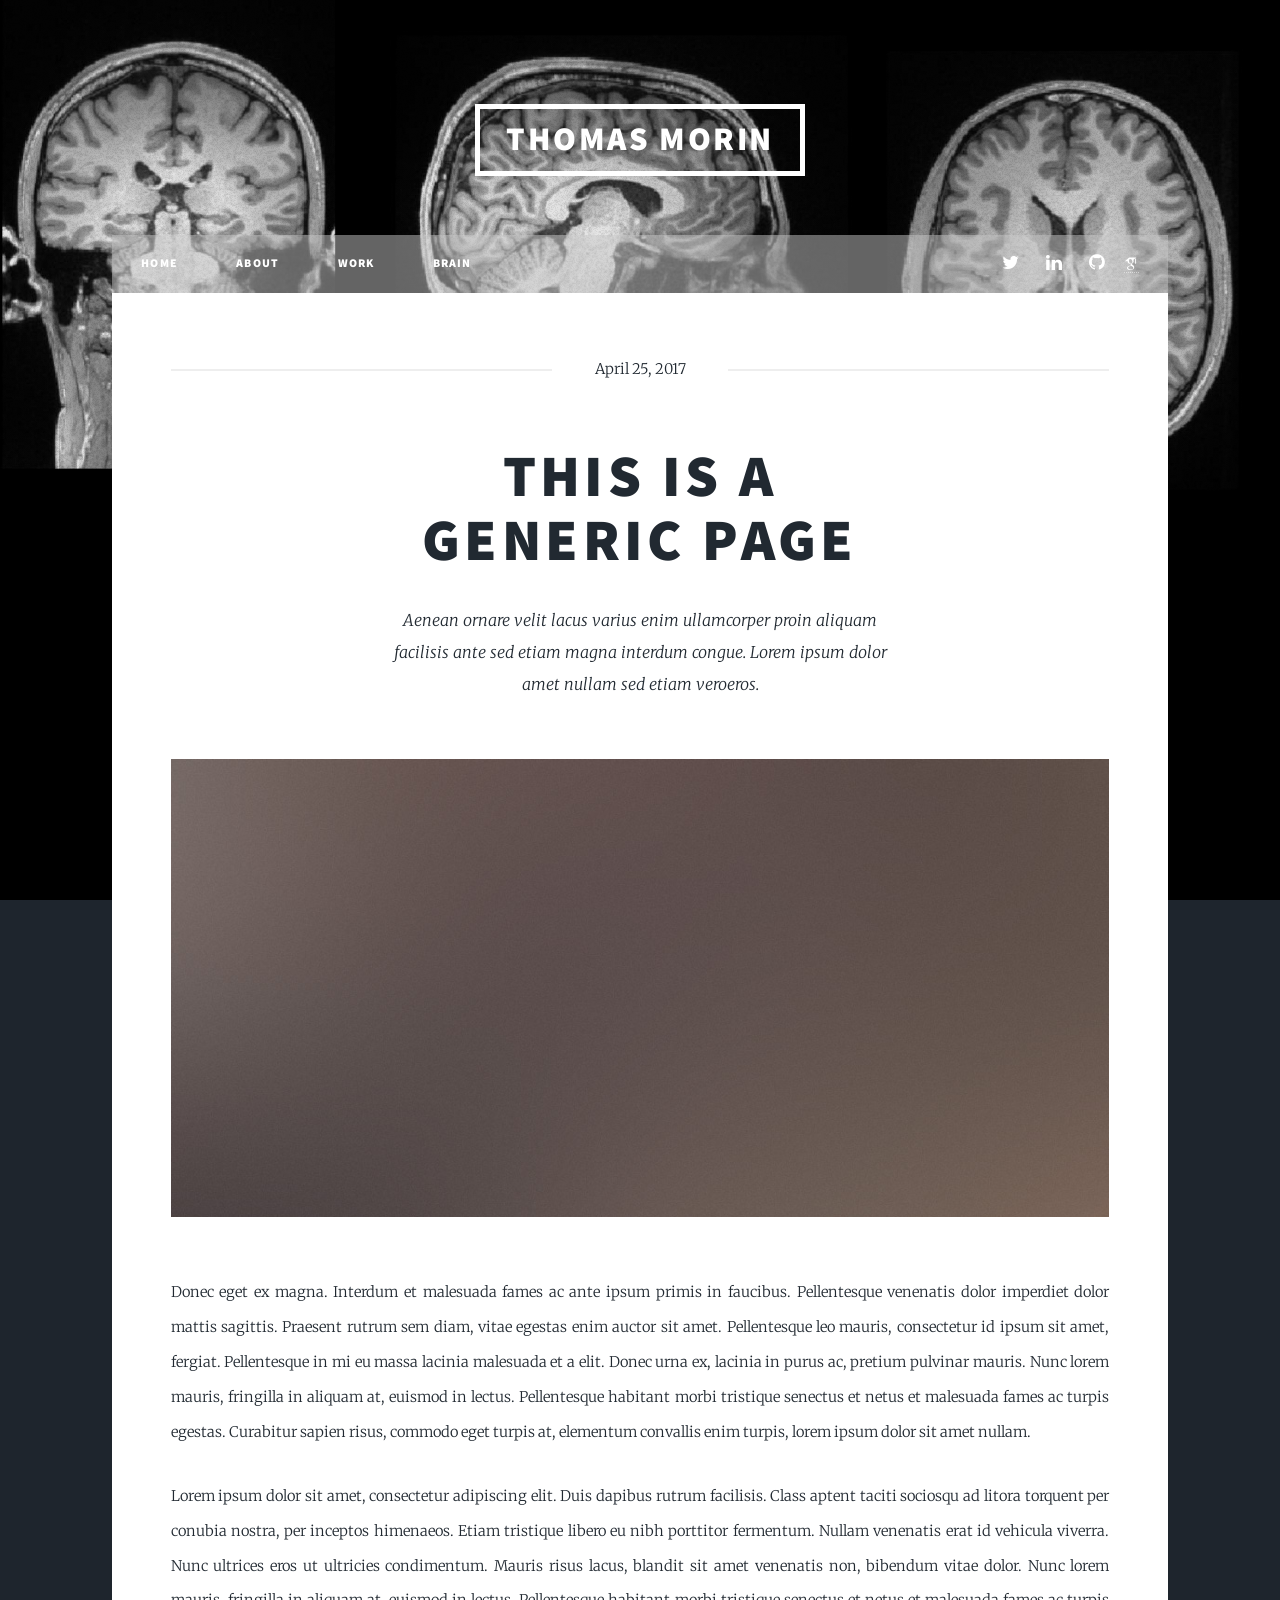
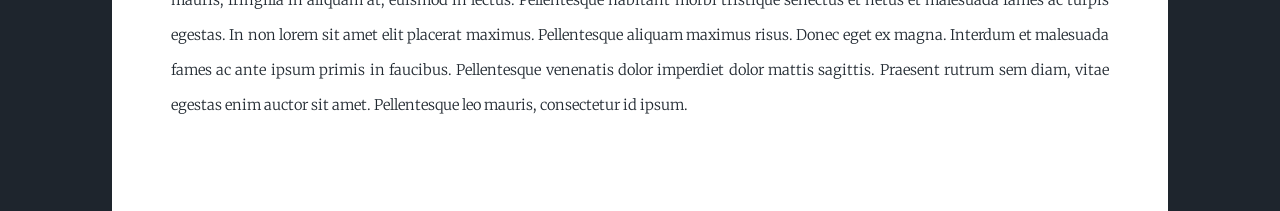
<file: generic.html>
<!DOCTYPE HTML>
<!--
	Generic Page - tmmorin.com

             Author: Tom Morin
        Description: Generic Template page for my site

	Design:
	Massively by HTML5 UP
	html5up.net | @ajlkn
	Free for personal and commercial use under the CCA 3.0 license (html5up.net/license)
-->
<html>
	<script src="https://www.w3schools.com/lib/w3.js"></script>
	<head>
		<title>Generic Page - Tom Morin</title>
		<meta charset="utf-8" />
		<meta name="viewport" content="width=device-width, initial-scale=1, user-scalable=no" />
		<link rel="stylesheet" href="assets/css/main.css" />
		<noscript><link rel="stylesheet" href="assets/css/noscript.css" /></noscript>
		<link rel="shortcut icon" href="images/favicon.png" />
		<link rel="stylesheet" href="assets/css/academicons.min.css"/>

		<!-- Global site tag (gtag.js) - Google Analytics -->
		<script async src="https://www.googletagmanager.com/gtag/js?id=UA-80555893-1"></script>
		<script>
  		window.dataLayer = window.dataLayer || [];
  		function gtag(){dataLayer.push(arguments);}
  		gtag('js', new Date());

  		gtag('config', 'UA-80555893-1');
		</script>
	</head>
	<body class="is-preload">

		<!-- Wrapper -->
			<div id="wrapper">

        			<!-- Header -->
        			<header id="header">
                			<a href="index.html" class="logo">Thomas Morin</a>
        			</header>

        			<!-- Nav Bar -->
        			<nav id="nav">
			                <ul class="links">
			                        <li><a href="index.html">Home</a></li>
			                        <li><a href="about.html">About</a></li>
			                        <li><a href="work.html">Work</a></li>
			                        <li><a href="brain_images.html">Brain</a></li>
			                </ul>
			                <ul class="icons">
			                        <li><a href="https://twitter.com/ThomasMorin1" target="_blank" class="icon fa-twitter"><span class="label">Twitter</span></a></li>
			                        <li><a href="https://www.linkedin.com/in/thomas-morin-23b196b2" target="_blank" class="icon fa-linkedin"><span class="label">LinkedIn</span></a></li>
			                        <li><a href="https://github.com/tmorin01" target="_blank" class="icon fa-github"><span class="label">GitHub</span></a></li>
			                        <li><a href="https://scholar.google.com/citations?user=DYfllzQAAAAJ" target="_blank" class="ai ai-google-scholar"><span class="label"></span></a></li>
			                </ul>
			        </nav>

				<!-- Main -->
					<div id="main">

						<!-- Post -->
							<section class="post">
								<header class="major">
									<span class="date">April 25, 2017</span>
									<h1>This is a<br />
									Generic Page</h1>
									<p>Aenean ornare velit lacus varius enim ullamcorper proin aliquam<br />
									facilisis ante sed etiam magna interdum congue. Lorem ipsum dolor<br />
									amet nullam sed etiam veroeros.</p>
								</header>
								<div class="image main"><img src="images/pic01.jpg" alt="" /></div>
								<p>Donec eget ex magna. Interdum et malesuada fames ac ante ipsum primis in faucibus. Pellentesque venenatis dolor imperdiet dolor mattis sagittis. Praesent rutrum sem diam, vitae egestas enim auctor sit amet. Pellentesque leo mauris, consectetur id ipsum sit amet, fergiat. Pellentesque in mi eu massa lacinia malesuada et a elit. Donec urna ex, lacinia in purus ac, pretium pulvinar mauris. Nunc lorem mauris, fringilla in aliquam at, euismod in lectus. Pellentesque habitant morbi tristique senectus et netus et malesuada fames ac turpis egestas. Curabitur sapien risus, commodo eget turpis at, elementum convallis enim turpis, lorem ipsum dolor sit amet nullam.</p>
								<p>Lorem ipsum dolor sit amet, consectetur adipiscing elit. Duis dapibus rutrum facilisis. Class aptent taciti sociosqu ad litora torquent per conubia nostra, per inceptos himenaeos. Etiam tristique libero eu nibh porttitor fermentum. Nullam venenatis erat id vehicula viverra. Nunc ultrices eros ut ultricies condimentum. Mauris risus lacus, blandit sit amet venenatis non, bibendum vitae dolor. Nunc lorem mauris, fringilla in aliquam at, euismod in lectus. Pellentesque habitant morbi tristique senectus et netus et malesuada fames ac turpis egestas. In non lorem sit amet elit placerat maximus. Pellentesque aliquam maximus risus. Donec eget ex magna. Interdum et malesuada fames ac ante ipsum primis in faucibus. Pellentesque venenatis dolor imperdiet dolor mattis sagittis. Praesent rutrum sem diam, vitae egestas enim auctor sit amet. Pellentesque leo mauris, consectetur id ipsum.</p>
							</section>

					</div>

				<!-- Footer, Copyright -->
				<div w3-include-html="footer.html"></div>

			</div>

		<!-- Scripts -->
			<script>w3.includeHTML();</script>
			<script src="assets/js/jquery.min.js"></script>
			<script src="assets/js/jquery.scrollex.min.js"></script>
			<script src="assets/js/jquery.scrolly.min.js"></script>
			<script src="assets/js/browser.min.js"></script>
			<script src="assets/js/breakpoints.min.js"></script>
			<script src="assets/js/util.js"></script>
			<script src="assets/js/main.js"></script>

	</body>
</html>
</file>
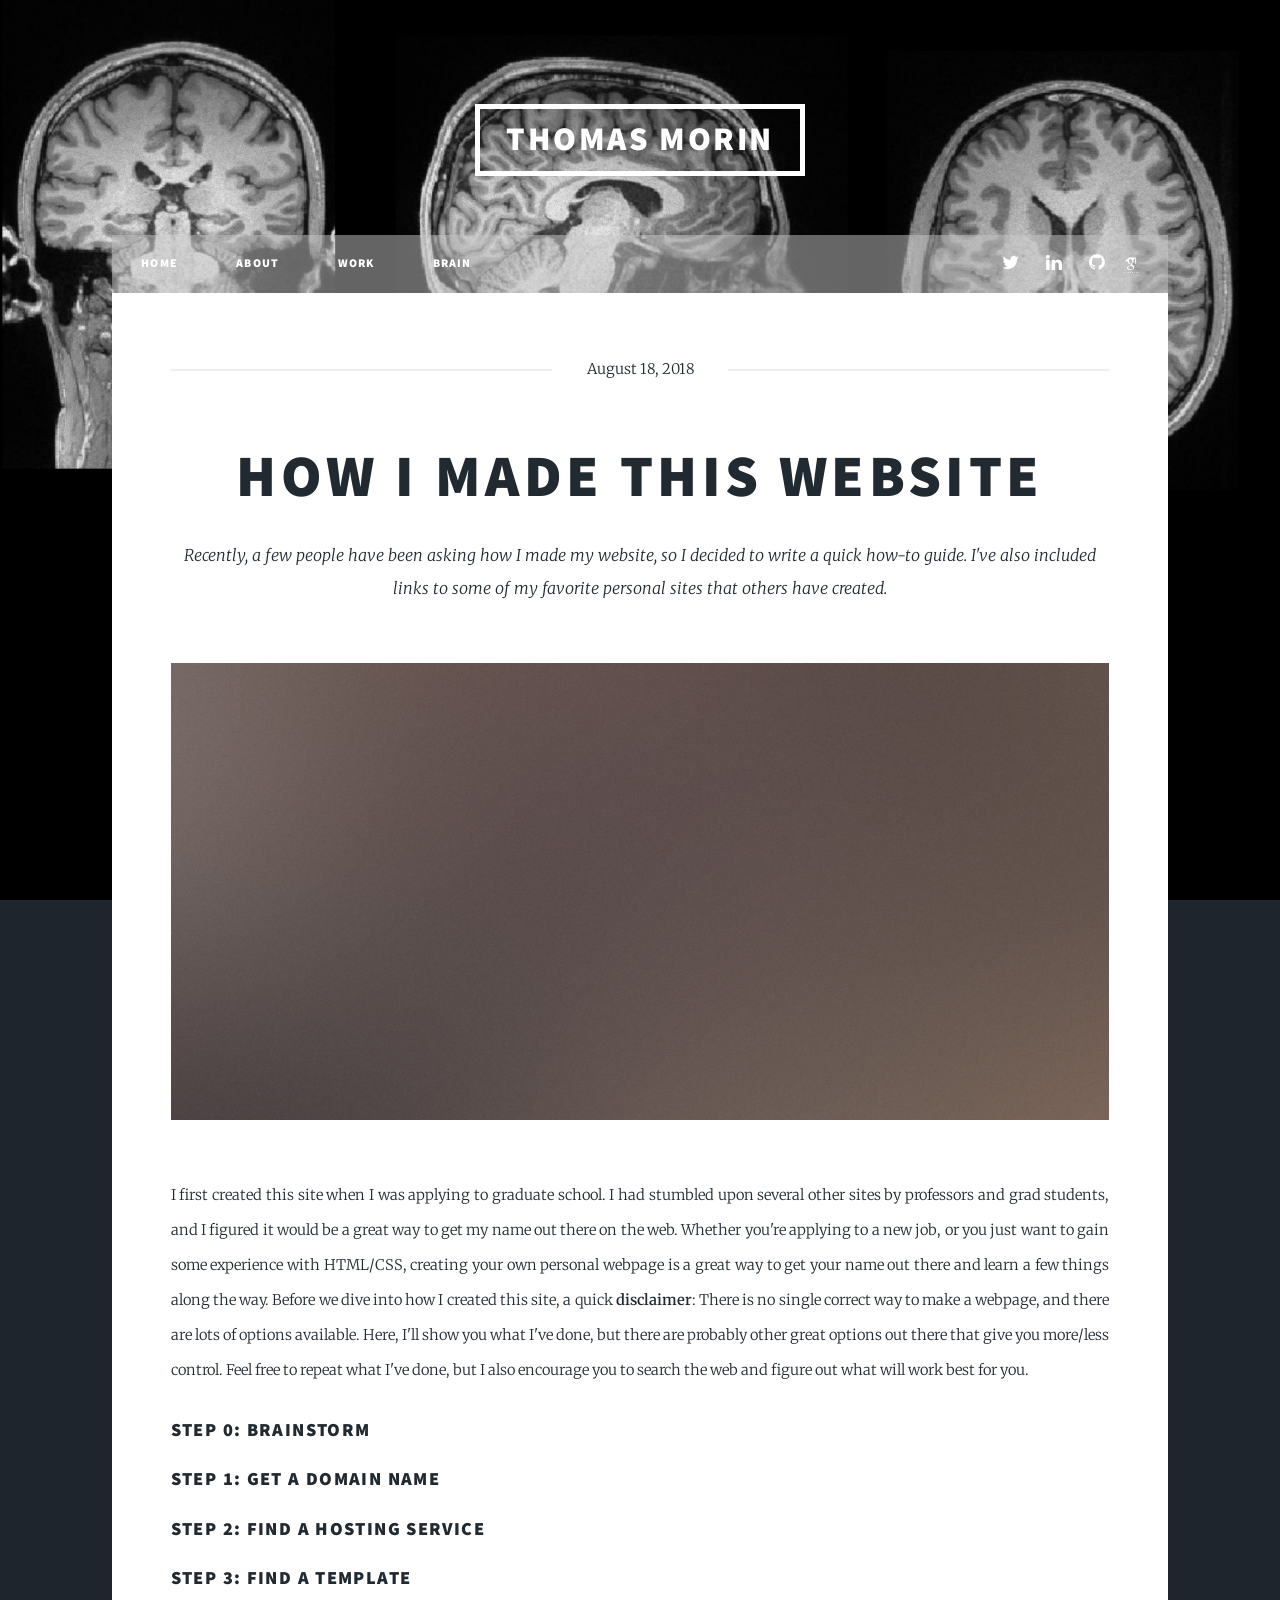
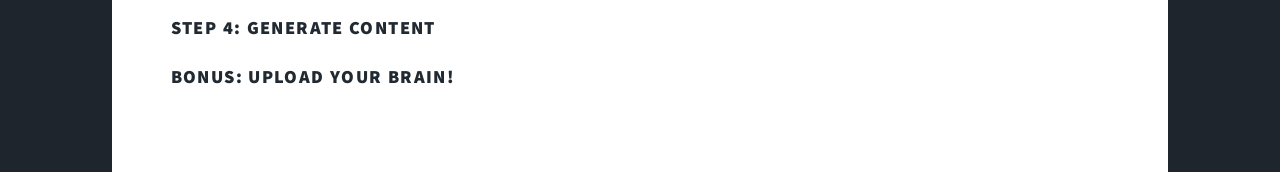
<file: how_to_website.html>
<!DOCTYPE HTML>
<!--
	Generic Page - tmmorin.com

             Author: Tom Morin
        Description: Story on how I made my website

	Design:
	Massively by HTML5 UP
	html5up.net | @ajlkn
	Free for personal and commercial use under the CCA 3.0 license (html5up.net/license)
-->
<html>
	<script src="https://www.w3schools.com/lib/w3.js"></script>
	<head>
		<title>How I Made This Website</title>
		<meta charset="utf-8" />
		<meta name="viewport" content="width=device-width, initial-scale=1, user-scalable=no" />
		<link rel="stylesheet" href="assets/css/main.css" />
		<noscript><link rel="stylesheet" href="assets/css/noscript.css" /></noscript>
		<link rel="shortcut icon" href="images/favicon.png" />
		<link rel="stylesheet" href="assets/css/academicons.min.css"/>

		<!-- Global site tag (gtag.js) - Google Analytics -->
		<script async src="https://www.googletagmanager.com/gtag/js?id=UA-80555893-1"></script>
		<script>
  		window.dataLayer = window.dataLayer || [];
  		function gtag(){dataLayer.push(arguments);}
  		gtag('js', new Date());

  		gtag('config', 'UA-80555893-1');
		</script>
	</head>
	<body class="is-preload">

		<!-- Wrapper -->
			<div id="wrapper">

        			<!-- Header -->
        			<header id="header">
                			<a href="index.html" class="logo">Thomas Morin</a>
        			</header>

        			<!-- Nav Bar -->
        			<nav id="nav">
			                <ul class="links">
			                        <li><a href="index.html">Home</a></li>
			                        <li><a href="about.html">About</a></li>
			                        <li><a href="work.html">Work</a></li>
			                        <li><a href="brain_images.html">Brain</a></li>
			                </ul>
			                <ul class="icons">
			                        <li><a href="https://twitter.com/ThomasMorin1" target="_blank" class="icon fa-twitter"><span class="label">Twitter</span></a></li>
			                        <li><a href="https://www.linkedin.com/in/thomas-morin-23b196b2" target="_blank" class="icon fa-linkedin"><span class="label">LinkedIn</span></a></li>
			                        <li><a href="https://github.com/tmorin01" target="_blank" class="icon fa-github"><span class="label">GitHub</span></a></li>
			                        <li><a href="https://scholar.google.com/citations?user=DYfllzQAAAAJ" target="_blank" class="ai ai-google-scholar"><span class="label"></span></a></li>
			                </ul>
			        </nav>

				<!-- Main -->
					<div id="main">

						<!-- Post -->
							<section class="post">
								<header class="major">
									<span class="date">August 18, 2018</span>
									<h1>How I Made This Website</h1>
									<p>Recently, a few people have been asking how I made my website, so I decided to write a quick how-to guide. I've also included links to some of my favorite personal sites that others have created.</p>
								</header>
								<div class="image main"><img src="images/pic01.jpg" alt="" /></div>
								<p>I first created this site when I was applying to graduate school. I had stumbled upon several other sites by professors and grad students, 
									and I figured it would be a great way to get my name out there on the web. Whether you're applying to a new job, or you just want to gain
									some experience with HTML/CSS, creating your own personal webpage is a great way to get your name out there and learn a few things along 
									the way. Before we dive into how I created this site, a quick <b>disclaimer</b>: There is no single correct way to make a webpage, and there
									are lots of options available. Here, I'll show you what I've done, but there are probably other great options out there that give you more/less
									control. Feel free to repeat what I've done, but I also encourage you to search the web and figure out what will work best for you. </p>

								<h3>Step 0: Brainstorm</h3>

								<h3>Step 1: Get a Domain Name</h3>

								<h3>Step 2: Find a Hosting Service</h3>

								<h3>Step 3: Find a Template</h3>

								<h3>Step 4: Generate Content</h3>

								<h3>Bonus: Upload Your Brain!</h3>
								
							</section>

					</div>

				<!-- Footer, Copyright -->
				<div w3-include-html="footer.html"></div>

			</div>

		<!-- Scripts -->
			<script>w3.includeHTML();</script>
			<script src="assets/js/jquery.min.js"></script>
			<script src="assets/js/jquery.scrollex.min.js"></script>
			<script src="assets/js/jquery.scrolly.min.js"></script>
			<script src="assets/js/browser.min.js"></script>
			<script src="assets/js/breakpoints.min.js"></script>
			<script src="assets/js/util.js"></script>
			<script src="assets/js/main.js"></script>

	</body>
</html>
</file>
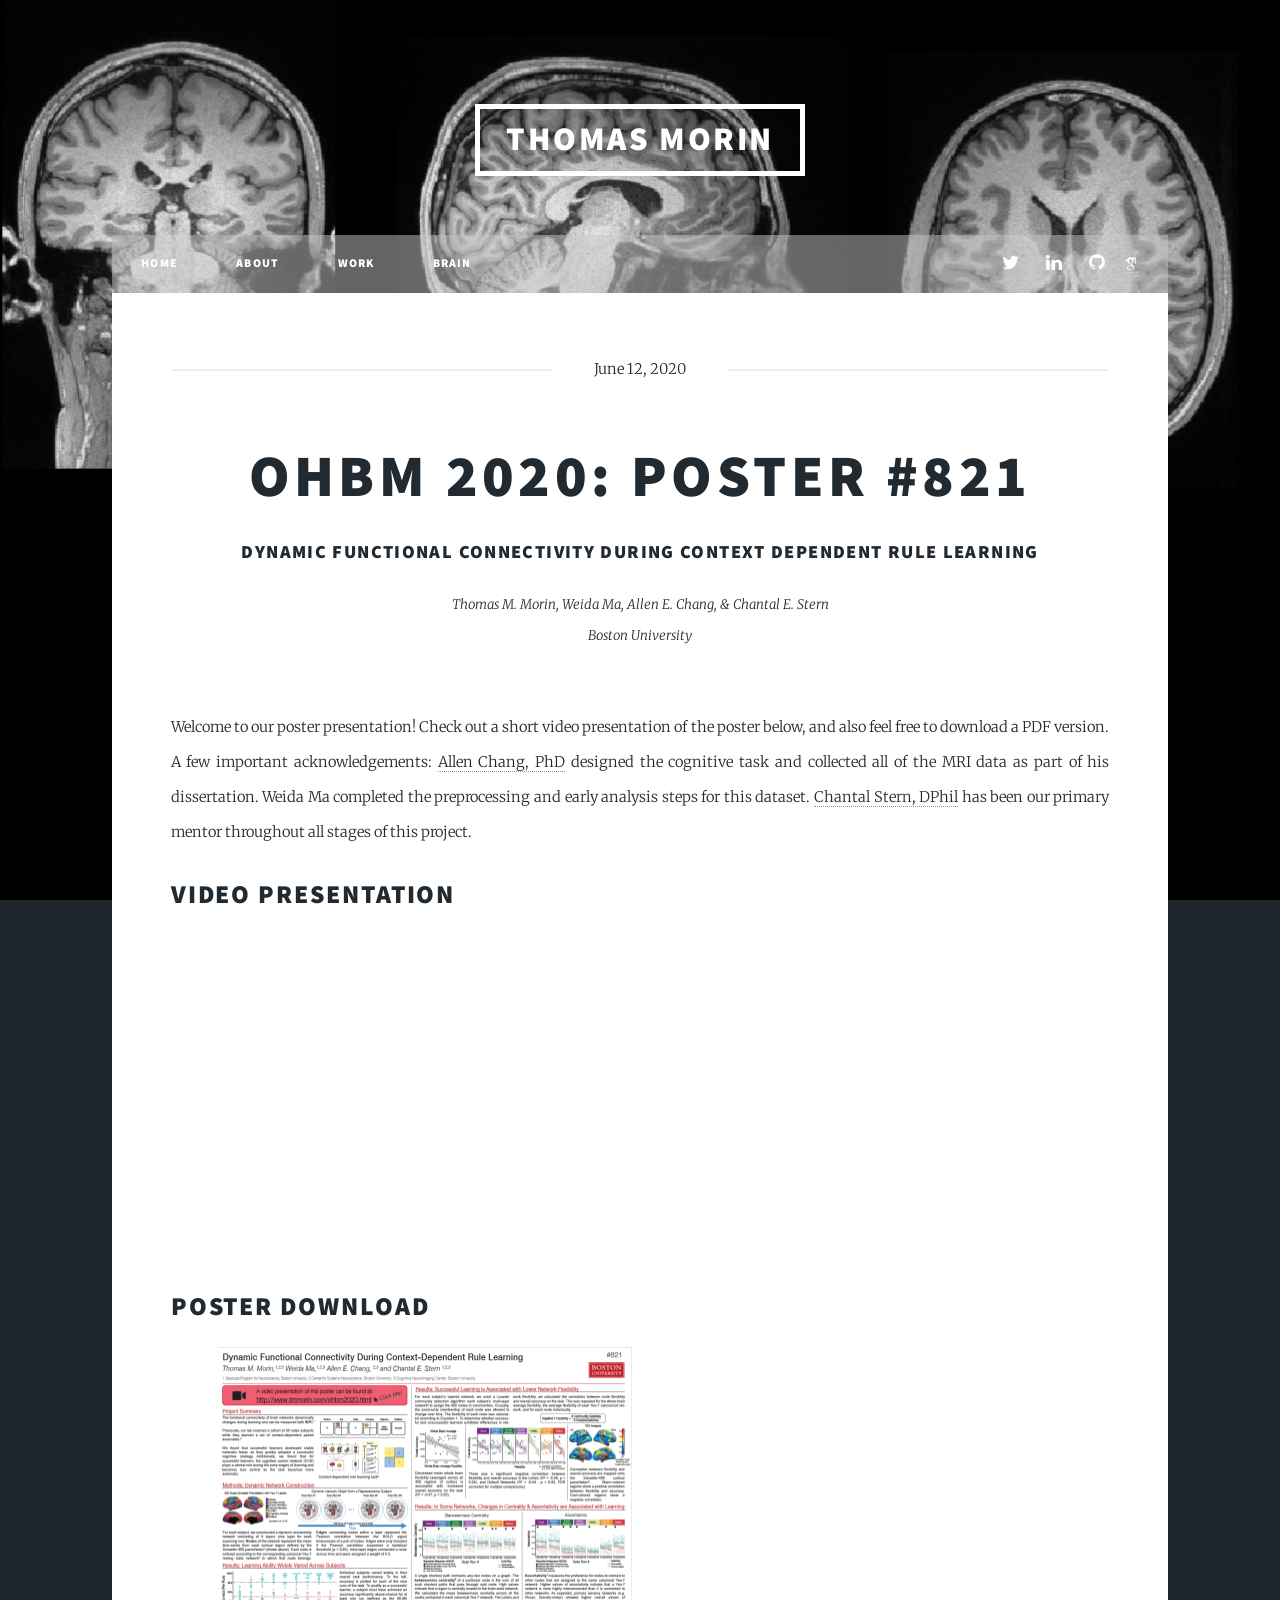
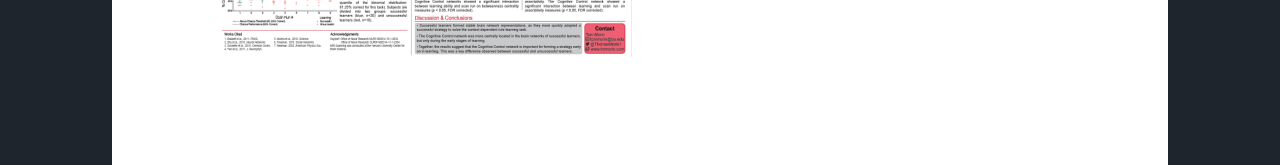
<file: ohbm2020.html>
<!DOCTYPE HTML>
<!--
	Generic Page - tmmorin.com

             Author: Tom Morin
        Description: Generic Template page for my site

	Design:
	Massively by HTML5 UP
	html5up.net | @ajlkn
	Free for personal and commercial use under the CCA 3.0 license (html5up.net/license)
-->
<html>
	<script src="https://www.w3schools.com/lib/w3.js"></script>
	<head>
		<title>OHBM 2020</title>
		<meta charset="utf-8" />
		<meta name="viewport" content="width=device-width, initial-scale=1, user-scalable=no" />
		<link rel="stylesheet" href="assets/css/main.css" />
		<noscript><link rel="stylesheet" href="assets/css/noscript.css" /></noscript>
		<link rel="shortcut icon" href="images/favicon.png" />
		<link rel="stylesheet" href="assets/css/academicons.min.css"/>

		<!-- Global site tag (gtag.js) - Google Analytics -->
		<script async src="https://www.googletagmanager.com/gtag/js?id=UA-80555893-1"></script>
		<script>
  		window.dataLayer = window.dataLayer || [];
  		function gtag(){dataLayer.push(arguments);}
  		gtag('js', new Date());

  		gtag('config', 'UA-80555893-1');
		</script>
	</head>
	<body class="is-preload">

		<!-- Wrapper -->
			<div id="wrapper">

        			<!-- Header -->
        			<header id="header">
                			<a href="index.html" class="logo">Thomas Morin</a>
        			</header>

        			<!-- Nav Bar -->
        			<nav id="nav">
			                <ul class="links">
			                        <li><a href="index.html">Home</a></li>
			                        <li><a href="about.html">About</a></li>
			                        <li><a href="work.html">Work</a></li>
			                        <li><a href="brain_images.html">Brain</a></li>
			                </ul>
			                <ul class="icons">
			                        <li><a href="https://twitter.com/ThomasMorin1" target="_blank" class="icon fa-twitter"><span class="label">Twitter</span></a></li>
			                        <li><a href="https://www.linkedin.com/in/thomas-morin-23b196b2" target="_blank" class="icon fa-linkedin"><span class="label">LinkedIn</span></a></li>
			                        <li><a href="https://github.com/tmorin01" target="_blank" class="icon fa-github"><span class="label">GitHub</span></a></li>
			                        <li><a href="https://scholar.google.com/citations?user=DYfllzQAAAAJ" target="_blank" class="ai ai-google-scholar"><span class="label"></span></a></li>
			                </ul>
			        </nav>

				<!-- Main -->
					<div id="main">

						<!-- Post -->
							<section class="post">
								<header class="major">
									<span class="date">June 12, 2020</span>
									<h1>OHBM 2020: Poster #821</h1>
									<h3>Dynamic Functional Connectivity During Context Dependent Rule Learning</h3>
									<p>Thomas M. Morin, Weida Ma, Allen E. Chang, &amp; Chantal E. Stern<br>
									Boston University</p>
								</header>
								<p> Welcome to our poster presentation! Check out a short video presentation of the poster below, 
									and also feel free to download a PDF version. A few important acknowledgements: 
									<a href="https://www.linkedin.com/in/allen-e-chang/" target="_blank"> Allen Chang, PhD</a> designed 
									the cognitive task and collected all of the MRI data as part of his
									dissertation. Weida Ma completed the preprocessing and early analysis steps for this dataset.
									<a href="https://www.bu.edu/psych/profile/chantal-stern-dphil/">Chantal Stern, DPhil</a> has been our 
									primary mentor throughout all stages of this project.</p>
								<h2>Video Presentation</h2>
								<iframe width="560" height="315" src="https://www.youtube-nocookie.com/embed/uWv9fOFSuAA" frameborder="0" allow="accelerometer; autoplay; encrypted-media; gyroscope; picture-in-picture" allowfullscreen></iframe>
								<p> </p>
								<h2>Poster Download</h2>
								<div class="image">
									<div class="img_fade">
                                        <a href="downloads/Morin_OHBM_2020.pdf" target="_blank">
                                            <div class="image fit"><img src="images/morin_ohbm_2020.png" /></div>
                                            <div class="middle"> 
                                                <div class="button primary">PDF</div>
                                            </div>
                                        </a>
                                    </div>
                                  </div>
							</section>

					</div>

				<!-- Footer, Copyright -->
				<div w3-include-html="footer.html"></div>

			</div>

		<!-- Scripts -->
			<script>w3.includeHTML();</script>
			<script src="assets/js/jquery.min.js"></script>
			<script src="assets/js/jquery.scrollex.min.js"></script>
			<script src="assets/js/jquery.scrolly.min.js"></script>
			<script src="assets/js/browser.min.js"></script>
			<script src="assets/js/breakpoints.min.js"></script>
			<script src="assets/js/util.js"></script>
			<script src="assets/js/main.js"></script>

	</body>
</html>
</file>
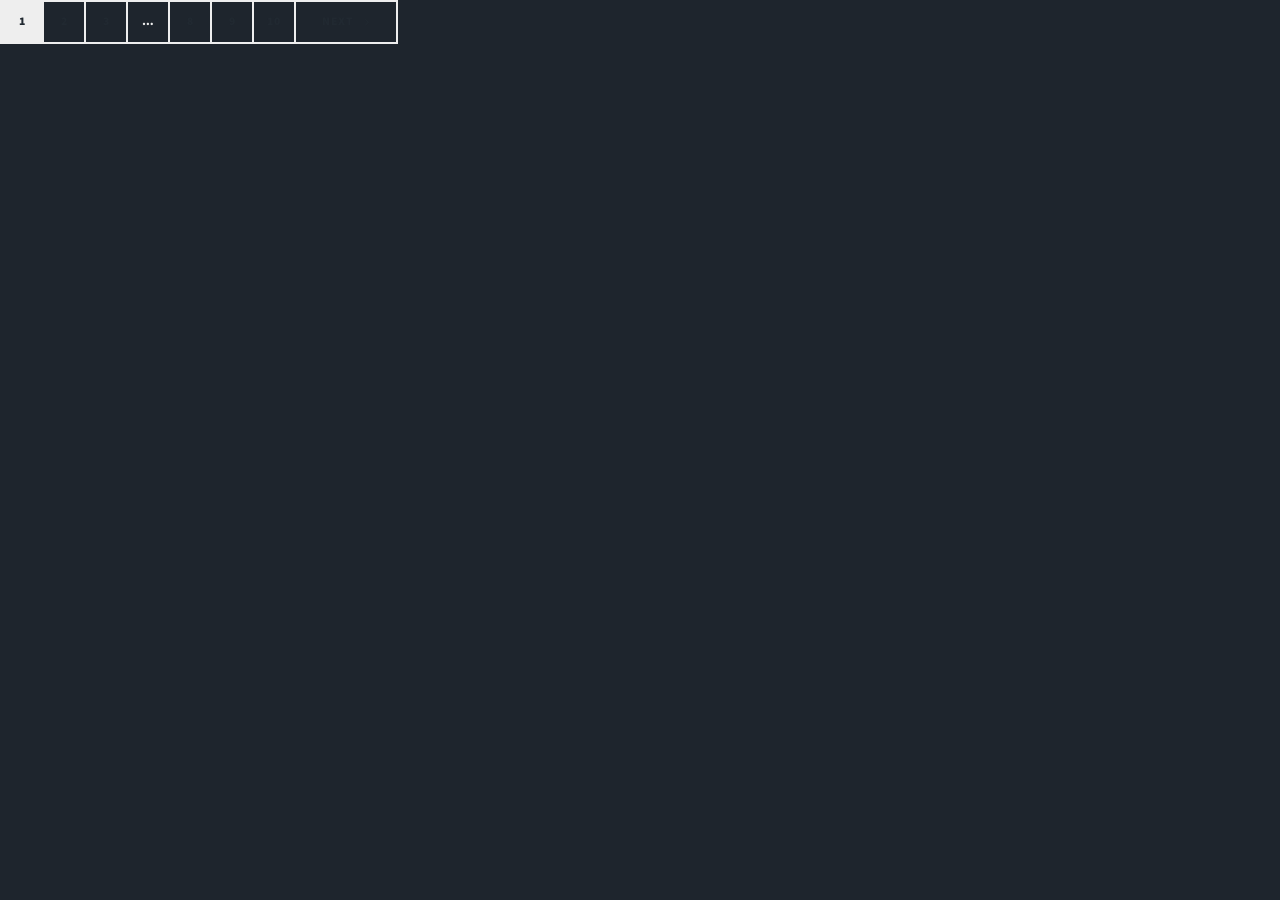
<file: pagination.html>
<!DOCTYPE HTML>

<html>
<head>
        <link rel="stylesheet" href="assets/css/main.css" />
        <noscript><link rel="stylesheet" href="assets/css/noscript.css" /></noscript>
</head>

<body>
        <!-- Footer -->
        <footer>
                <div class="pagination">
                        <!--<a href="#" class="previous">Prev</a>-->
                        <a href="#" class="page active">1</a>
                        <a href="#" class="page">2</a>
                        <a href="#" class="page">3</a>
                        <span class="extra">&hellip;</span>
                        <a href="#" class="page">8</a>
                        <a href="#" class="page">9</a>
                        <a href="#" class="page">10</a>
                        <a href="#" class="next">Next</a>
                </div>
        </footer>
</body>
</html>
</file>
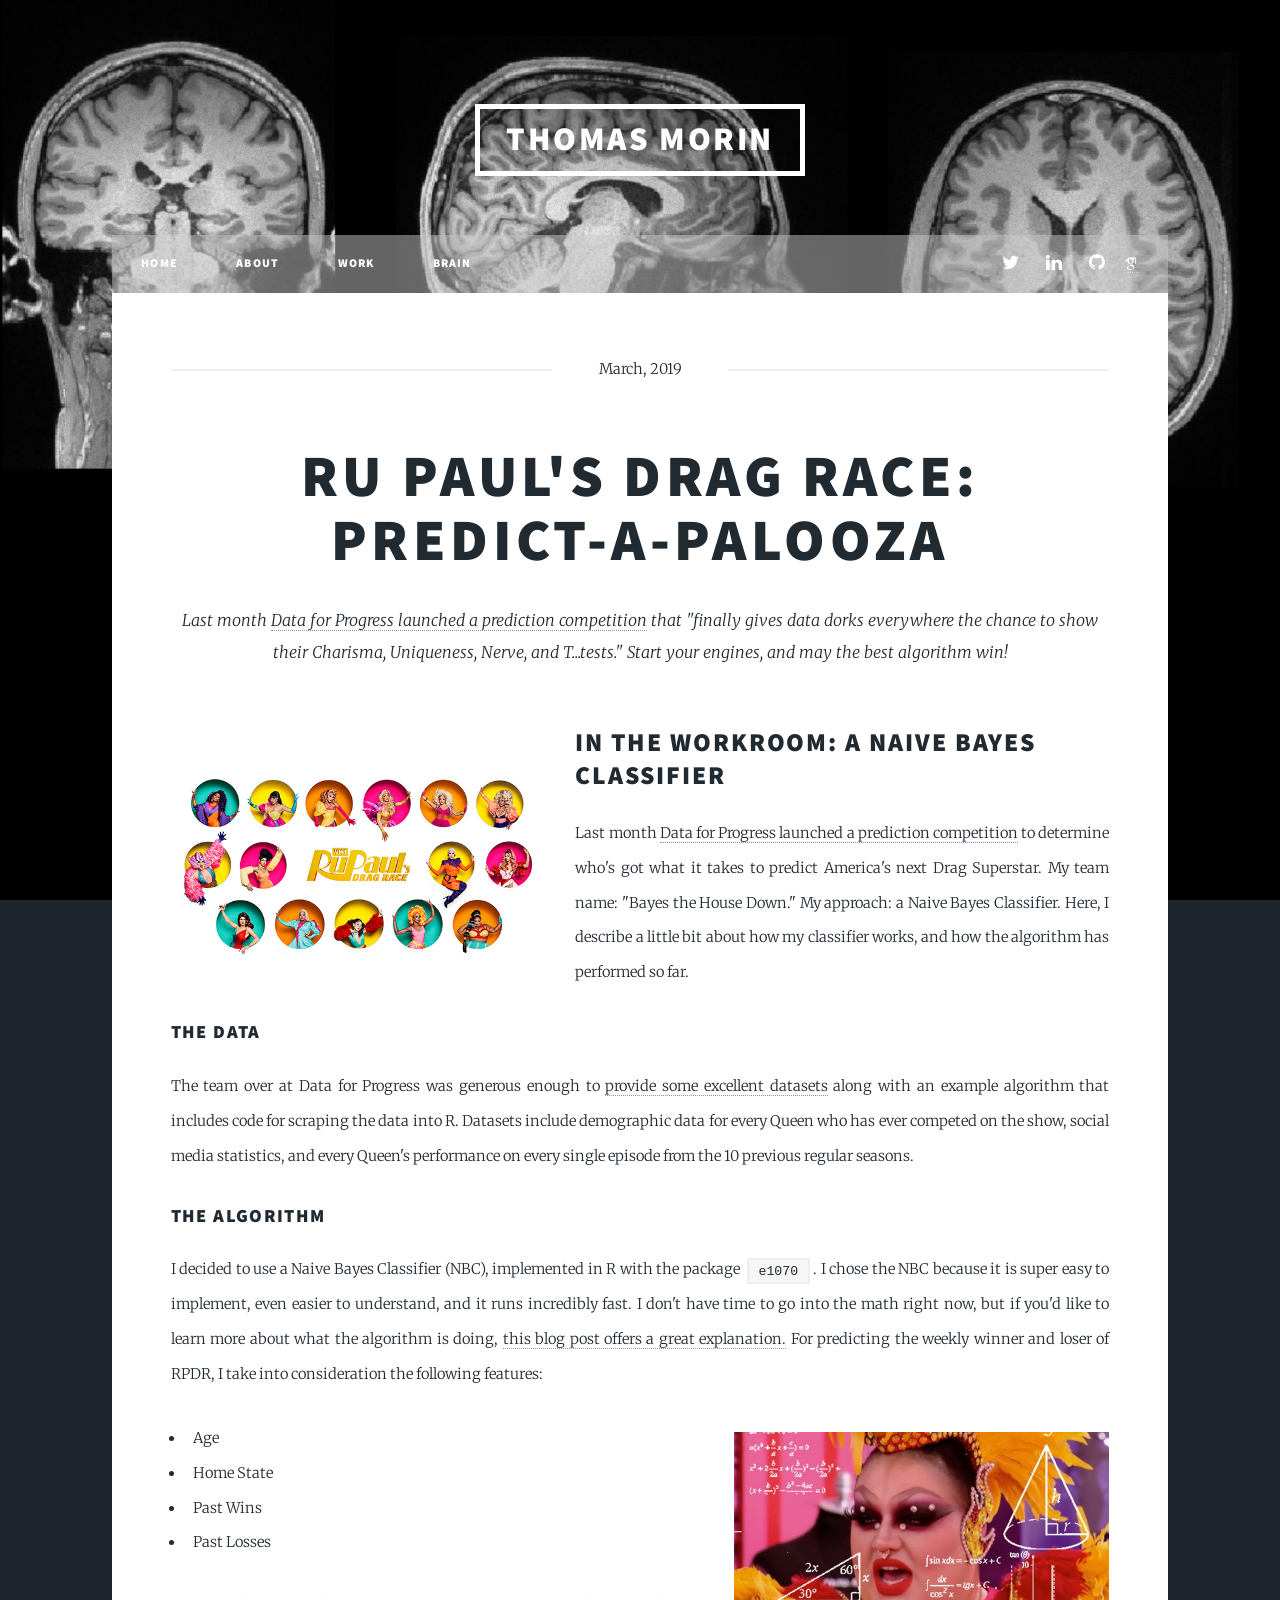
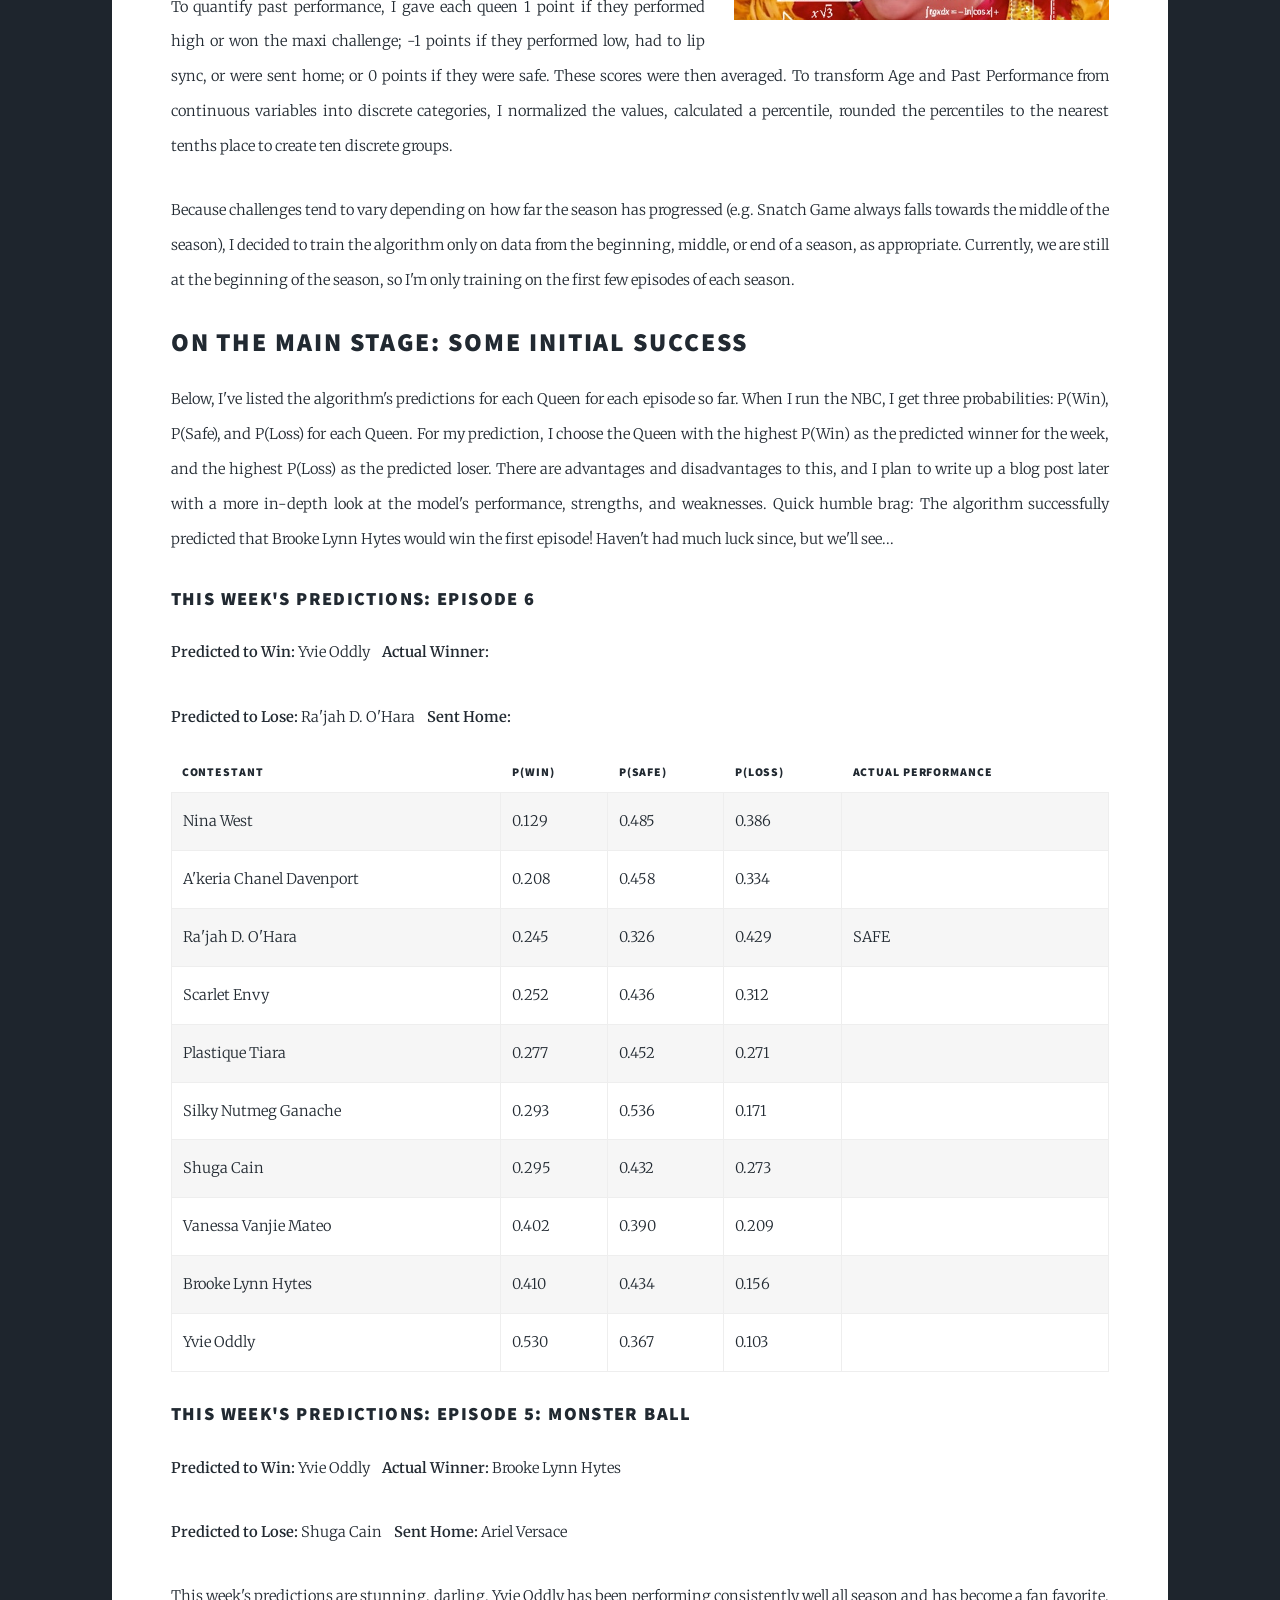
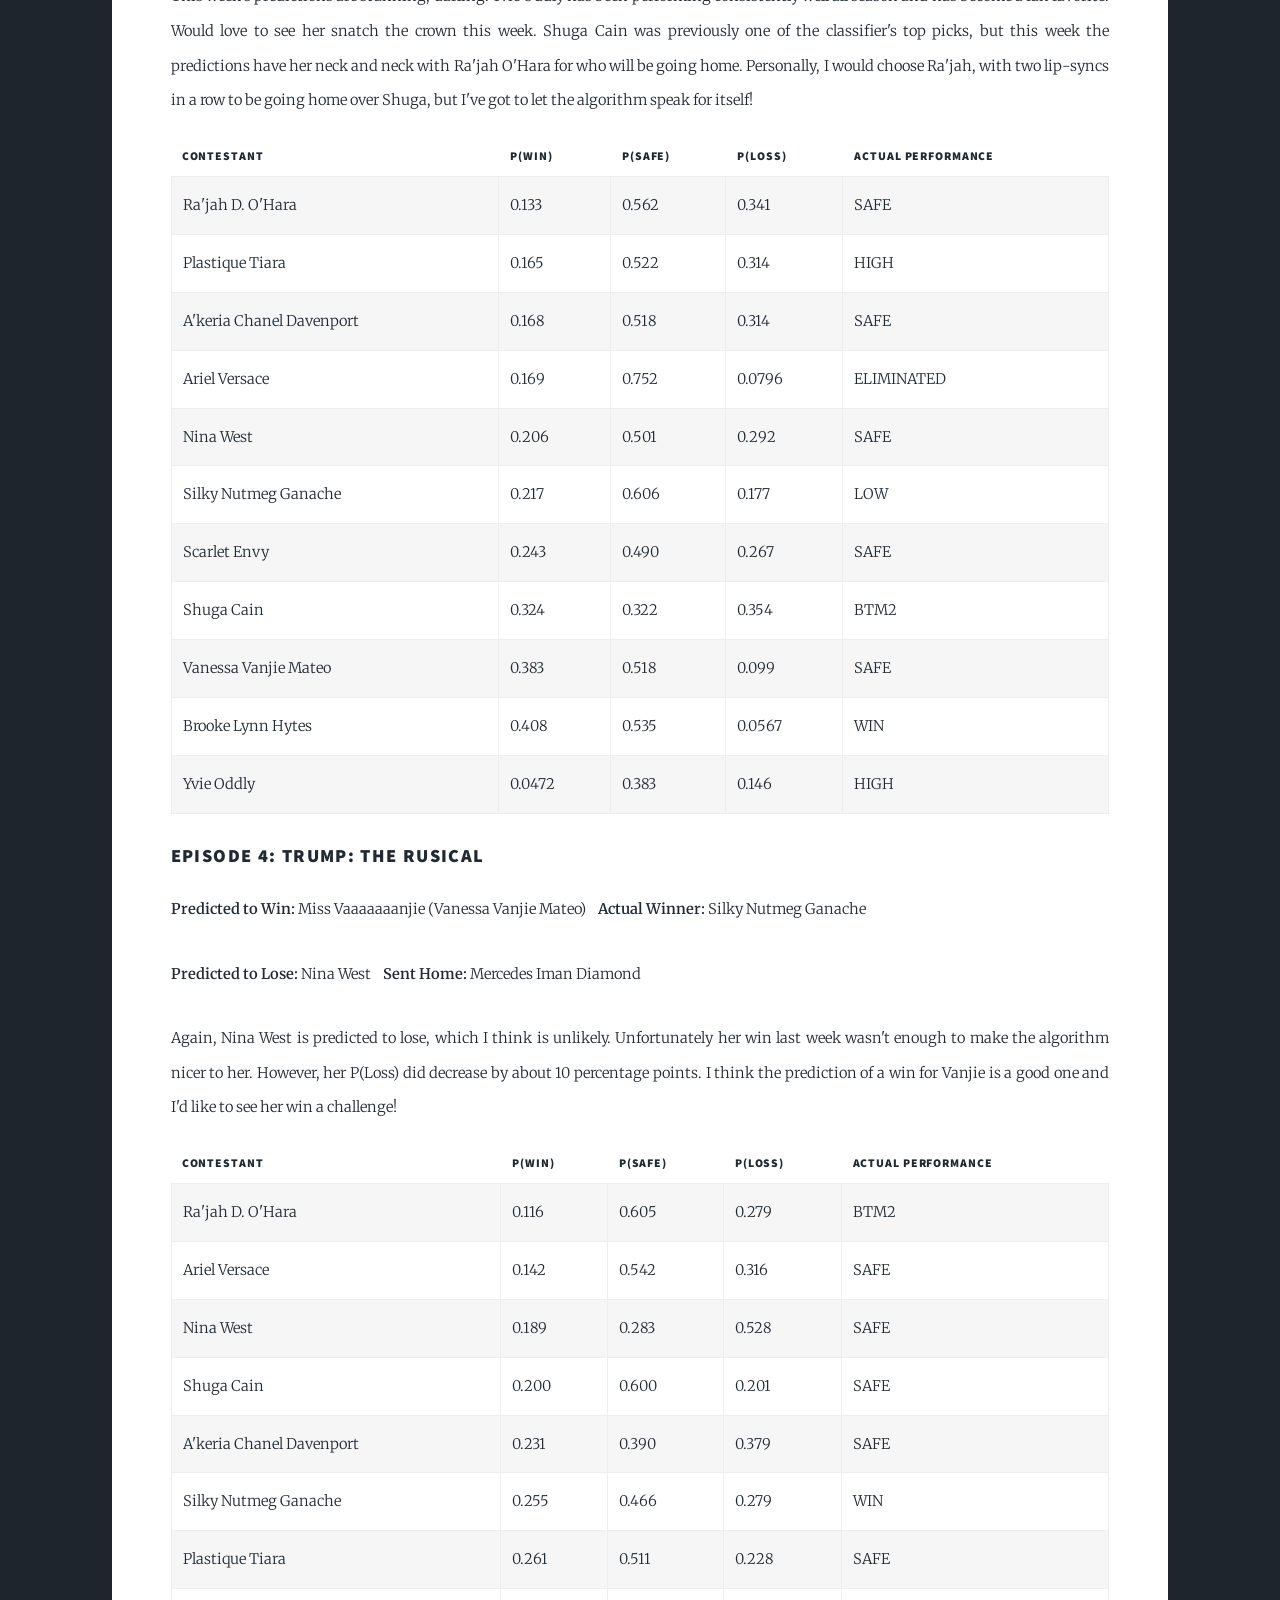
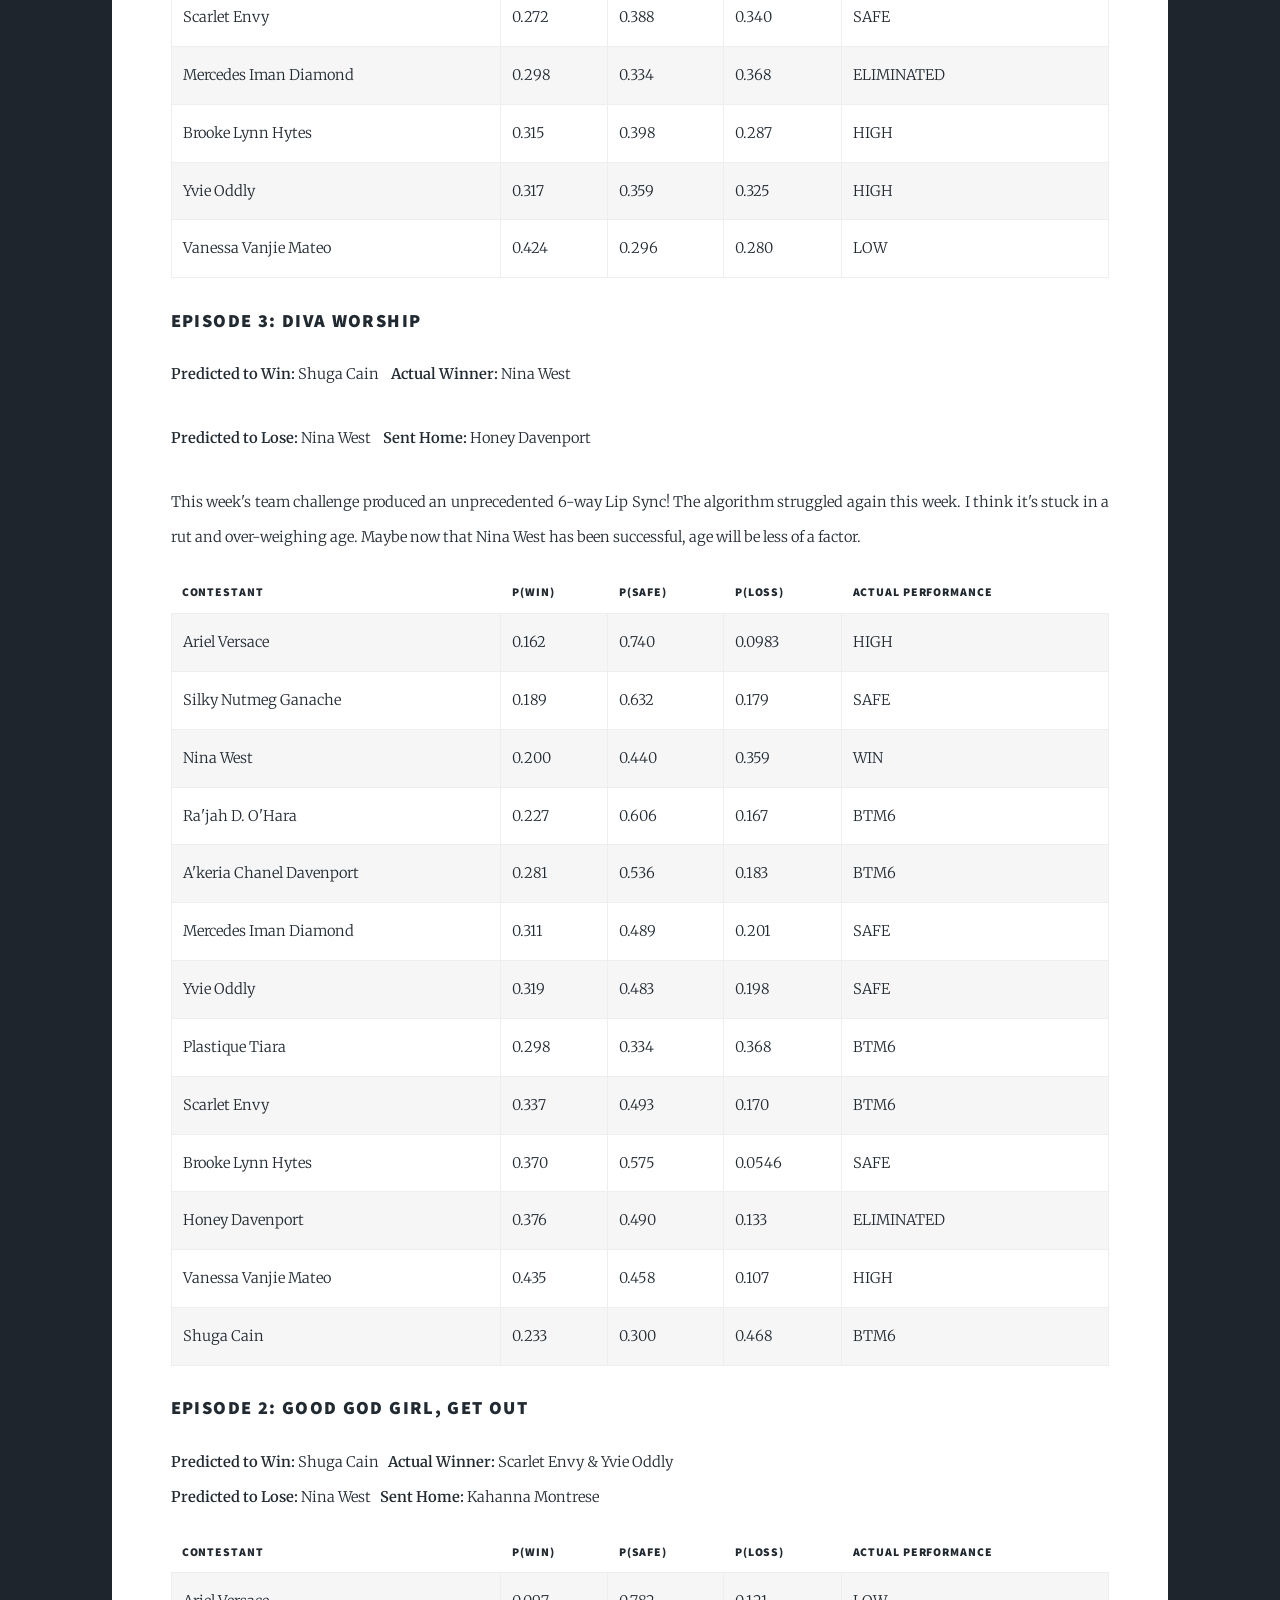
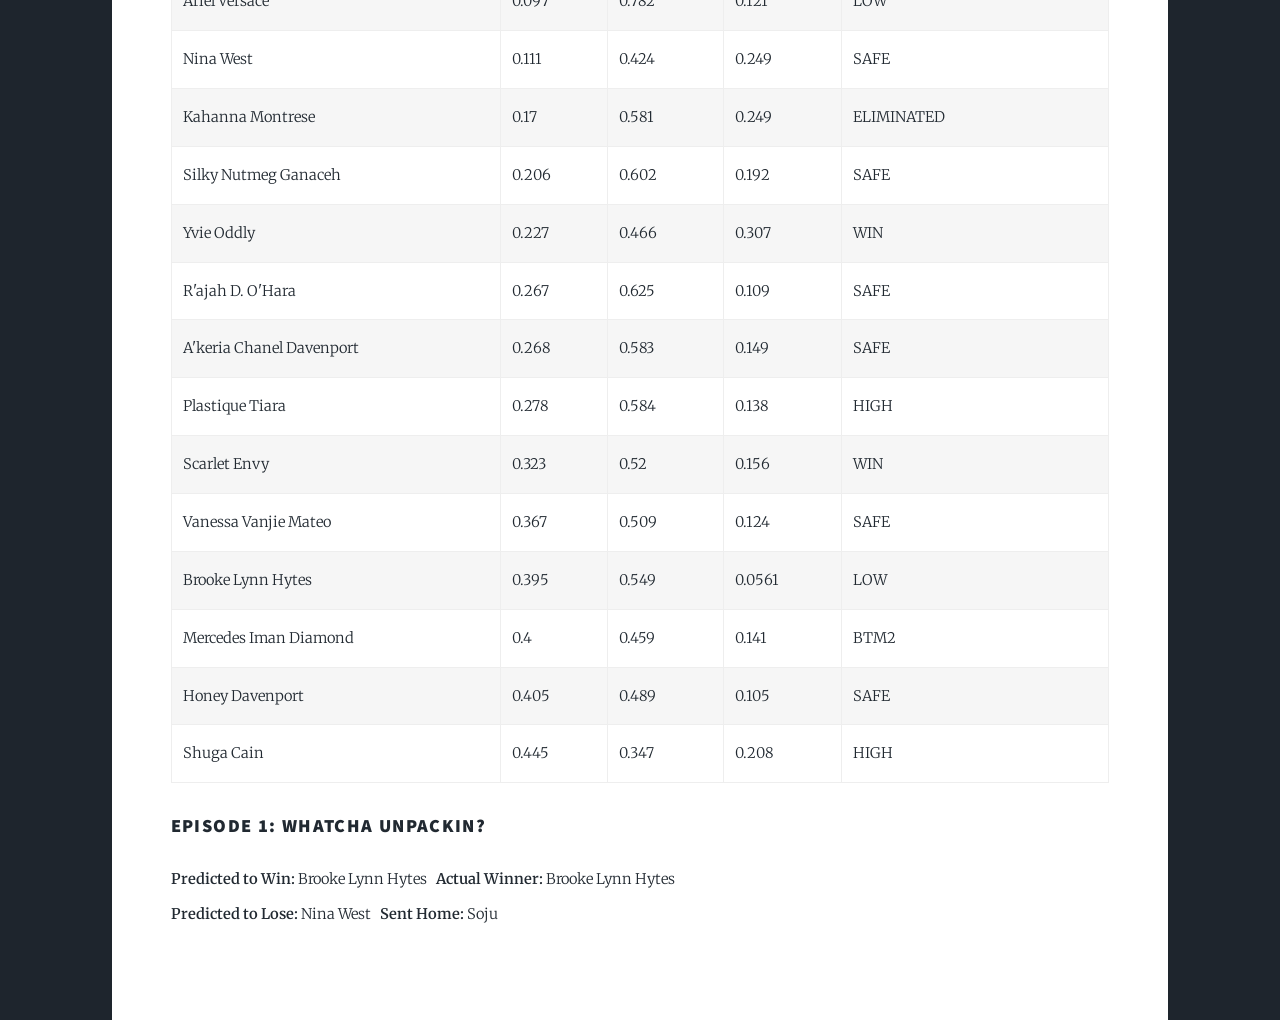
<file: rpdr_predictions.html>
<!DOCTYPE HTML>
<!--
	Generic Page - tmmorin.com

             Author: Tom Morin
        Description: Generic Template page for my site

	Design:
	Massively by HTML5 UP
	html5up.net | @ajlkn
	Free for personal and commercial use under the CCA 3.0 license (html5up.net/license)
-->
<html>
	<script src="https://www.w3schools.com/lib/w3.js"></script>
	<head>
		<title>RPDR Predictions</title>
		<meta charset="utf-8" />
		<meta name="viewport" content="width=device-width, initial-scale=1, user-scalable=no" />
		<link rel="stylesheet" href="assets/css/main.css" />
		<noscript><link rel="stylesheet" href="assets/css/noscript.css" /></noscript>
		<link rel="shortcut icon" href="images/favicon.png" />
		<link rel="stylesheet" href="assets/css/academicons.min.css"/>

		<!-- Global site tag (gtag.js) - Google Analytics -->
		<script async src="https://www.googletagmanager.com/gtag/js?id=UA-80555893-1"></script>
		<script>
  		window.dataLayer = window.dataLayer || [];
  		function gtag(){dataLayer.push(arguments);}
  		gtag('js', new Date());

  		gtag('config', 'UA-80555893-1');
		</script>
	</head>
	<body class="is-preload">

		<!-- Wrapper -->
			<div id="wrapper">

        			<!-- Header -->
        			<header id="header">
                			<a href="index.html" class="logo">Thomas Morin</a>
        			</header>

        			<!-- Nav Bar -->
        			<nav id="nav">
			                <ul class="links">
			                        <li><a href="index.html">Home</a></li>
			                        <li><a href="about.html">About</a></li>
			                        <li><a href="work.html">Work</a></li>
			                        <li><a href="brain_images.html">Brain</a></li>
			                </ul>
			                <ul class="icons">
			                        <li><a href="https://twitter.com/ThomasMorin1" target="_blank" class="icon fa-twitter"><span class="label">Twitter</span></a></li>
			                        <li><a href="https://www.linkedin.com/in/thomas-morin-23b196b2" target="_blank" class="icon fa-linkedin"><span class="label">LinkedIn</span></a></li>
			                        <li><a href="https://github.com/tmorin01" target="_blank" class="icon fa-github"><span class="label">GitHub</span></a></li>
			                        <li><a href="https://scholar.google.com/citations?user=DYfllzQAAAAJ" target="_blank" class="ai ai-google-scholar"><span class="label"></span></a></li>
			                </ul>
			        </nav>

				<!-- Main -->
					<div id="main">

						<!-- Post -->
							<section class="post">
								<header class="major">
									<span class="date">March, 2019</span>
									<h1>Ru Paul's Drag Race:<br />
									Predict-a-palooza</h1>
									<p>Last month <a href="https://www.dataforprogress.org/rpdr/2019/2/14/announcing-the-data-for-progress-rupauls-drag-race-machine-learning-competition">
										Data for Progress launched a prediction competition</a> that
									"finally gives data dorks everywhere the chance to show their
									Charisma, Uniqueness, Nerve, and T...tests."
									Start your engines, and may the best algorithm win!</p>
								</header>
								<div class="image left"><img src="images/rpdr_season11.jpg" alt="" /></div>
								<h2>In the Workroom: A Naive Bayes Classifier</h2>
								<p>Last month <a href="https://www.dataforprogress.org/rpdr/2019/2/14/announcing-the-data-for-progress-rupauls-drag-race-machine-learning-competition" target="_blank">
								Data for Progress launched a prediction competition</a> to determine who's got what it takes to predict America's next Drag Superstar. 
								My team name: "Bayes the House Down." My approach: a Naive Bayes Classifier. Here, I describe a little bit about how 
								my classifier works, and how the algorithm has performed so far.</p>
								<h3>The Data</h3>
								<p>The team over at Data for Progress was generous enough to <a href="https://shiraamitchell.github.io/rpdr" target="_blank">provide some excellent datasets</a> 
								   along with an example algorithm that includes code for scraping the data into R. Datasets include
								   demographic data for every Queen who has ever competed on the show, social media statistics, and every Queen's
								   performance on every single episode from the 10 previous regular seasons.</p>
								<h3>The Algorithm</h3>
								<p>I decided to use a Naive Bayes Classifier (NBC), implemented in R with the package <code>e1070</code>. I chose the NBC
								   because it is super easy to implement, even easier to understand, and it runs incredibly fast. I don't have
								   time to go into the math right now, but if you'd like to learn more about what the algorithm is doing,
								   <a href="https://www.r-bloggers.com/understanding-naive-bayes-classifier-using-r/" target="_blank">this blog post offers a great explanation.</a>
								   For predicting the weekly winner and loser of RPDR, I take into consideration the following features:</p>
								   <div class="image right"><img src="images/eureka_math.jpg" alt="" /></div>
								   <ul class="alt">
								     <li>Age</li>
								     <li>Home State</li>
								     <li>Past Wins</li>
								     <li>Past Losses</li>
								   </ul>
								<p>To quantify past performance, I gave each queen 1 point if they performed high or won the maxi challenge; 
									-1 points if they performed low, had to lip sync, or were sent home; or 0 points if they were safe. 
									These scores were then averaged. To transform Age and Past Performance from continuous variables into discrete 
									categories, I normalized the values, calculated a percentile, rounded the percentiles to the nearest tenths place 
									to create ten discrete groups.
								</p>
								<p>Because challenges tend to vary depending on how far the season has progressed (e.g. Snatch Game always falls towards the middle of the season), 
									I decided to train the algorithm only on data from the beginning, middle, or end of a season, as appropriate. Currently, we are
									still at the beginning of the season, so I'm only training on the first few episodes of each season.
								<h2>On the Main Stage: Some Initial Success</h2>
								<p>Below, I've listed the algorithm's predictions for each Queen for each episode so far. When I run the NBC, I get
								   three probabilities: P(Win), P(Safe), and P(Loss) for each Queen. For my prediction, I choose the Queen with the
								   highest P(Win) as the predicted winner for the week, and the highest P(Loss) as the predicted loser. There are advantages and disadvantages
								   to this, and I plan to write up a blog post later with a more in-depth look at the model's performance, strengths, and weaknesses. Quick humble brag: 
								   The algorithm successfully predicted that Brooke Lynn Hytes would win 
								   the first episode! Haven't had much luck since, but we'll see...
								<h3>This Week's Predictions: Episode 6</h3>
								<p><b>Predicted to Win:</b> Yvie Oddly &nbsp;&nbsp; <b>Actual Winner:</b> </p>
								   <b>Predicted to Lose:</b> Ra'jah D. O'Hara &nbsp;&nbsp; <b>Sent Home:</b> </p>
								<p></p>
								<div class="table-wrapper">
										<table class="alt">
											<thead>
												<tr>
													<th>Contestant</th>
													<th>P(Win)</th>
													<th>P(Safe)</th>
													<th>P(Loss)</th>
													<th>Actual Performance</th>
												</tr>
											</thead>
											<tbody>
												<tr>
													<td>Nina West</td>
													<td>0.129</td>
													<td>0.485</td>
													<td>0.386</td>
													<td></td>
												</tr>
												<tr>
													<td>A'keria Chanel Davenport</td>
													<td>0.208</td>
													<td>0.458</td>
													<td>0.334</td>
													<td></td>
												</tr>
												<tr>
													<td>Ra'jah D. O'Hara</td>
													<td>0.245</td>
													<td>0.326</td>
													<td>0.429</td>
													<td>SAFE</td>
												</tr>
												<tr>
													<td>Scarlet Envy</td>
													<td>0.252</td>
													<td>0.436</td>
													<td>0.312</td>
													<td></td>
												</tr>
												<tr>
													<td>Plastique Tiara</td>
													<td>0.277</td>
													<td>0.452</td>
													<td>0.271</td>
													<td></td>
												</tr>
												<tr>
													<td>Silky Nutmeg Ganache</td>
													<td>0.293</td>
													<td>0.536</td>
													<td>0.171</td>
													<td></td>
												</tr>
												<tr>
													<td>Shuga Cain</td>
													<td>0.295</td>
													<td>0.432</td>
													<td>0.273</td>
													<td></td>
												</tr>
												<tr>
													<td>Vanessa Vanjie Mateo</td>
													<td>0.402</td>
													<td>0.390</td>
													<td>0.209</td>
													<td></td>
												</tr>
												<tr>
													<td>Brooke Lynn Hytes</td>
													<td>0.410</td>
													<td>0.434</td>
													<td>0.156</td>
													<td></td>
												</tr>
												<tr>
													<td>Yvie Oddly</td>
													<td>0.530</td>
													<td>0.367</td>
													<td>0.103</td>
													<td></td>
												</tr>
											</tbody>
										</table>
									</div>
								<h3>This Week's Predictions: Episode 5: Monster Ball</h3>
								<p><b>Predicted to Win:</b> Yvie Oddly &nbsp;&nbsp; <b>Actual Winner:</b> Brooke Lynn Hytes </p>
								<p><b>Predicted to Lose:</b> Shuga Cain &nbsp;&nbsp; <b>Sent Home:</b> Ariel Versace </p>
								<p>This week's predictions are stunning, darling. Yvie Oddly has been performing consistently well all season and has become a fan favorite. 
									Would love to see her snatch the crown this week. Shuga Cain was previously one of the classifier's top picks, but this week the predictions have her neck and 
								        neck with Ra'jah O'Hara for who will be going home. Personally, I would choose Ra'jah, with two lip-syncs in a row to be going home over Shuga, but I've got to 
								        let the algorithm speak for itself!</p>
								<div class="table-wrapper">
										<table class="alt">
											<thead>
												<tr>
													<th>Contestant</th>
													<th>P(Win)</th>
													<th>P(Safe)</th>
													<th>P(Loss)</th>
													<th>Actual Performance</th>
												</tr>
											</thead>
											<tbody>
												<tr>
													<td>Ra'jah D. O'Hara</td>
													<td>0.133</td>
													<td>0.562</td>
													<td>0.341</td>
													<td>SAFE</td>
												</tr>
												<tr>
													<td>Plastique Tiara</td>
													<td>0.165</td>
													<td>0.522</td>
													<td>0.314</td>
													<td>HIGH</td>
												</tr>
												<tr>
													<td>A'keria Chanel Davenport</td>
													<td>0.168</td>
													<td>0.518</td>
													<td>0.314</td>
													<td>SAFE</td>
												</tr>
												<tr>
													<td>Ariel Versace</td>
													<td>0.169</td>
													<td>0.752</td>
													<td>0.0796</td>
													<td>ELIMINATED</td>
												</tr>
												<tr>
													<td>Nina West</td>
													<td>0.206</td>
													<td>0.501</td>
													<td>0.292</td>
													<td>SAFE</td>
												</tr>
												<tr>
													<td>Silky Nutmeg Ganache</td>
													<td>0.217</td>
													<td>0.606</td>
													<td>0.177</td>
													<td>LOW</td>
												</tr>
												<tr>
													<td>Scarlet Envy</td>
													<td>0.243</td>
													<td>0.490</td>
													<td>0.267</td>
													<td>SAFE</td>
												</tr>
												<tr>
													<td>Shuga Cain</td>
													<td>0.324</td>
													<td>0.322</td>
													<td>0.354</td>
													<td>BTM2</td>
												</tr>
												<tr>
													<td>Vanessa Vanjie Mateo</td>
													<td>0.383</td>
													<td>0.518</td>
													<td>0.099</td>
													<td>SAFE</td>
												</tr>
												<tr>
													<td>Brooke  Lynn Hytes</td>
													<td>0.408</td>
													<td>0.535</td>
													<td>0.0567</td>
													<td>WIN</td>
												</tr>
												<tr>
													<td>Yvie Oddly</td>
													<td>0.0472</td>
													<td>0.383</td>
													<td>0.146</td>
													<td>HIGH</td>
												</tr>
											</tbody>
										</table>
									</div>
								<h3>Episode 4: Trump: The Rusical</h3>
								<p><b>Predicted to Win:</b> Miss Vaaaaaaanjie (Vanessa Vanjie Mateo) &nbsp;&nbsp; <b>Actual Winner:</b> Silky Nutmeg Ganache</p>
								<p><b>Predicted to Lose:</b> Nina West &nbsp;&nbsp; <b>Sent Home:</b> Mercedes Iman Diamond</p>
								<p>Again, Nina West is predicted to lose, which I think is unlikely. Unfortunately her win last week
									wasn't enough to make the algorithm nicer to her. However, her P(Loss) did decrease by about 10 percentage points.
									I think the prediction of a win for Vanjie is a good one and I'd like to see her win a challenge!</p>
								<div class="table-wrapper">
										<table class="alt">
											<thead>
												<tr>
													<th>Contestant</th>
													<th>P(Win)</th>
													<th>P(Safe)</th>
													<th>P(Loss)</th>
													<th>Actual Performance</th>
												</tr>
											</thead>
											<tbody>
												<tr>
													<td>Ra'jah D. O'Hara</td>
													<td>0.116</td>
													<td>0.605</td>
													<td>0.279</td>
													<td>BTM2</td>
												</tr>
												<tr>
													<td>Ariel Versace</td>
													<td>0.142</td>
													<td>0.542</td>
													<td>0.316</td>
													<td>SAFE</td>
												</tr>
												<tr>
													<td>Nina West</td>
													<td>0.189</td>
													<td>0.283</td>
													<td>0.528</td>
													<td>SAFE</td>
												</tr>
												<tr>
													<td>Shuga Cain</td>
													<td>0.200</td>
													<td>0.600</td>
													<td>0.201</td>
													<td>SAFE</td>
												</tr>
												<tr>
													<td>A'keria Chanel Davenport</td>
													<td>0.231</td>
													<td>0.390</td>
													<td>0.379</td>
													<td>SAFE</td>
												</tr>
												<tr>
													<td>Silky Nutmeg Ganache</td>
													<td>0.255</td>
													<td>0.466</td>
													<td>0.279</td>
													<td>WIN</td>
												</tr>
												<tr>
													<td>Plastique Tiara</td>
													<td>0.261</td>
													<td>0.511</td>
													<td>0.228</td>
													<td>SAFE</td>
												</tr>
												<tr>
													<td>Scarlet Envy</td>
													<td>0.272</td>
													<td>0.388</td>
													<td>0.340</td>
													<td>SAFE</td>
												</tr>
												<tr>
													<td>Mercedes Iman Diamond</td>
													<td>0.298</td>
													<td>0.334</td>
													<td>0.368</td>
													<td>ELIMINATED</td>
												</tr>
												<tr>
													<td>Brooke  Lynn Hytes</td>
													<td>0.315</td>
													<td>0.398</td>
													<td>0.287</td>
													<td>HIGH</td>
												</tr>
												<tr>
													<td>Yvie Oddly</td>
													<td>0.317</td>
													<td>0.359</td>
													<td>0.325</td>
													<td>HIGH</td>
												</tr>
												<tr>
													<td>Vanessa Vanjie Mateo</td>
													<td>0.424</td>
													<td>0.296</td>
													<td>0.280</td>
													<td>LOW</td>
												</tr>
											</tbody>
										</table>
									</div>
								<h3>Episode 3: Diva Worship</h3>
								<p><b>Predicted to Win:</b> Shuga Cain &nbsp;&nbsp; <b>Actual Winner:</b> Nina West</p>
								<p><b>Predicted to Lose:</b> Nina West &nbsp;&nbsp; <b>Sent Home:</b> Honey Davenport</p>
								<p>This week's team challenge produced an unprecedented 6-way Lip Sync! The algorithm struggled again this week.
									I think it's stuck in a rut and over-weighing age. Maybe now that Nina West has been successful, age will 
									be less of a factor.</p>
								<div class="table-wrapper">
										<table class="alt">
											<thead>
												<tr>
													<th>Contestant</th>
													<th>P(Win)</th>
													<th>P(Safe)</th>
													<th>P(Loss)</th>
													<th>Actual Performance</th>
												</tr>
											</thead>
											<tbody>
												<tr>
													<td>Ariel Versace</td>
													<td>0.162</td>
													<td>0.740</td>
													<td>0.0983</td>
													<td>HIGH</td>
												</tr>
												<tr>
													<td>Silky Nutmeg Ganache</td>
													<td>0.189</td>
													<td>0.632</td>
													<td>0.179</td>
													<td>SAFE</td>
												</tr>
												<tr>
													<td>Nina West</td>
													<td>0.200</td>
													<td>0.440</td>
													<td>0.359</td>
													<td>WIN</td>
												</tr>
												<tr>
													<td>Ra'jah D. O'Hara</td>
													<td>0.227</td>
													<td>0.606</td>
													<td>0.167</td>
													<td>BTM6</td>
												</tr>
												<tr>
													<td>A'keria Chanel Davenport</td>
													<td>0.281</td>
													<td>0.536</td>
													<td>0.183</td>
													<td>BTM6</td>
												</tr>
												<tr>
													<td>Mercedes Iman Diamond</td>
													<td>0.311</td>
													<td>0.489</td>
													<td>0.201</td>
													<td>SAFE</td>
												</tr>
												<tr>
													<td>Yvie Oddly</td>
													<td>0.319</td>
													<td>0.483</td>
													<td>0.198</td>
													<td>SAFE</td>
												</tr>
												<tr>
													<td>Plastique Tiara</td>
													<td>0.298</td>
													<td>0.334</td>
													<td>0.368</td>
													<td>BTM6</td>
												</tr>
												<tr>
													<td>Scarlet Envy</td>
													<td>0.337</td>
													<td>0.493</td>
													<td>0.170</td>
													<td>BTM6</td>
												</tr>
												<tr>
													<td>Brooke  Lynn Hytes</td>
													<td>0.370</td>
													<td>0.575</td>
													<td>0.0546</td>
													<td>SAFE</td>
												</tr>
												<tr>
													<td>Honey Davenport</td>
													<td>0.376</td>
													<td>0.490</td>
													<td>0.133</td>
													<td>ELIMINATED</td>
												</tr>
												<tr>
													<td>Vanessa Vanjie Mateo</td>
													<td>0.435</td>
													<td>0.458</td>
													<td>0.107</td>
													<td>HIGH</td>
												</tr>
												<tr>
													<td>Shuga Cain</td>
													<td>0.233</td>
													<td>0.300</td>
													<td>0.468</td>
													<td>BTM6</td>
												</tr>
											</tbody>
										</table>
									</div>
							<h3>Episode 2: Good God Girl, Get Out</h3>
								<b>Predicted to Win:</b> Shuga Cain &nbsp; <b>Actual Winner:</b> Scarlet Envy &amp; Yvie Oddly</br>
								<b>Predicted to Lose:</b> Nina West &nbsp; <b>Sent Home:</b> Kahanna Montrese</p>
								<div class="table-wrapper">
										<table class="alt">
											<thead>
												<tr>
													<th>Contestant</th>
													<th>P(Win)</th>
													<th>P(Safe)</th>
													<th>P(Loss)</th>
													<th>Actual Performance</th>
												</tr>
											</thead>
											<tbody>
												<tr>
													<td>Ariel Versace</td>
													<td>0.097</td>
													<td>0.782</td>
													<td>0.121</td>
													<td>LOW</td>
												</tr>
												<tr>
													<td>Nina West</td>
													<td>0.111</td>
													<td>0.424</td>
													<td>0.249</td>
													<td>SAFE</td>
												</tr>
												<tr>
													<td>Kahanna Montrese</td>
													<td>0.17</td>
													<td>0.581</td>
													<td>0.249</td>
													<td>ELIMINATED</td>
												</tr>
												<tr>
													<td>Silky Nutmeg Ganaceh</td>
													<td>0.206</td>
													<td>0.602</td>
													<td>0.192</td>
													<td>SAFE</td>
												</tr>
												<tr>
													<td>Yvie Oddly</td>
													<td>0.227</td>
													<td>0.466</td>
													<td>0.307</td>
													<td>WIN</td>
												</tr>
												<tr>
													<td>R'ajah D. O'Hara</td>
													<td>0.267</td>
													<td>0.625</td>
													<td>0.109</td>
													<td>SAFE</td>
												</tr>
												<tr>
													<td>A'keria Chanel Davenport</td>
													<td>0.268</td>
													<td>0.583</td>
													<td>0.149</td>
													<td>SAFE</td>
												</tr>
												<tr>
													<td>Plastique Tiara</td>
													<td>0.278</td>
													<td>0.584</td>
													<td>0.138</td>
													<td>HIGH</td>
												</tr>
												<tr>
													<td>Scarlet Envy</td>
													<td>0.323</td>
													<td>0.52</td>
													<td>0.156</td>
													<td>WIN</td>
												</tr>
												<tr>
													<td>Vanessa Vanjie Mateo</td>
													<td>0.367</td>
													<td>0.509</td>
													<td>0.124</td>
													<td>SAFE</td>
												</tr>
												<tr>
													<td>Brooke Lynn Hytes</td>
													<td>0.395</td>
													<td>0.549</td>
													<td>0.0561</td>
													<td>LOW</td>
												<tr>
													<td>Mercedes Iman Diamond</td>
													<td>0.4</td>
													<td>0.459</td>
													<td>0.141</td>
													<td>BTM2</td>
												</tr>
												<tr>
													<td>Honey Davenport</td>
													<td>0.405</td>
													<td>0.489</td>
													<td>0.105</td>
													<td>SAFE</td>
												</tr>
												<tr>
													<td>Shuga Cain</td>
													<td>0.445</td>
													<td>0.347</td>
													<td>0.208</td>
													<td>HIGH</td>
												</tr>
											</tbody>
										</table>
									</div>
							<h3>Episode 1: Whatcha Unpackin?</h3>
								<b>Predicted to Win:</b> Brooke Lynn Hytes &nbsp; <b>Actual Winner:</b> Brooke Lynn Hytes</br>
								<b>Predicted to Lose:</b> Nina West &nbsp; <b>Sent Home:</b> Soju</p>
							</section>

					</div>

				<!-- Footer, Copyright -->
				<div w3-include-html="footer.html"></div>

			</div>

		<!-- Scripts -->
			<script>w3.includeHTML();</script>
			<script src="assets/js/jquery.min.js"></script>
			<script src="assets/js/jquery.scrollex.min.js"></script>
			<script src="assets/js/jquery.scrolly.min.js"></script>
			<script src="assets/js/browser.min.js"></script>
			<script src="assets/js/breakpoints.min.js"></script>
			<script src="assets/js/util.js"></script>
			<script src="assets/js/main.js"></script>

	</body>
</html>
</file>
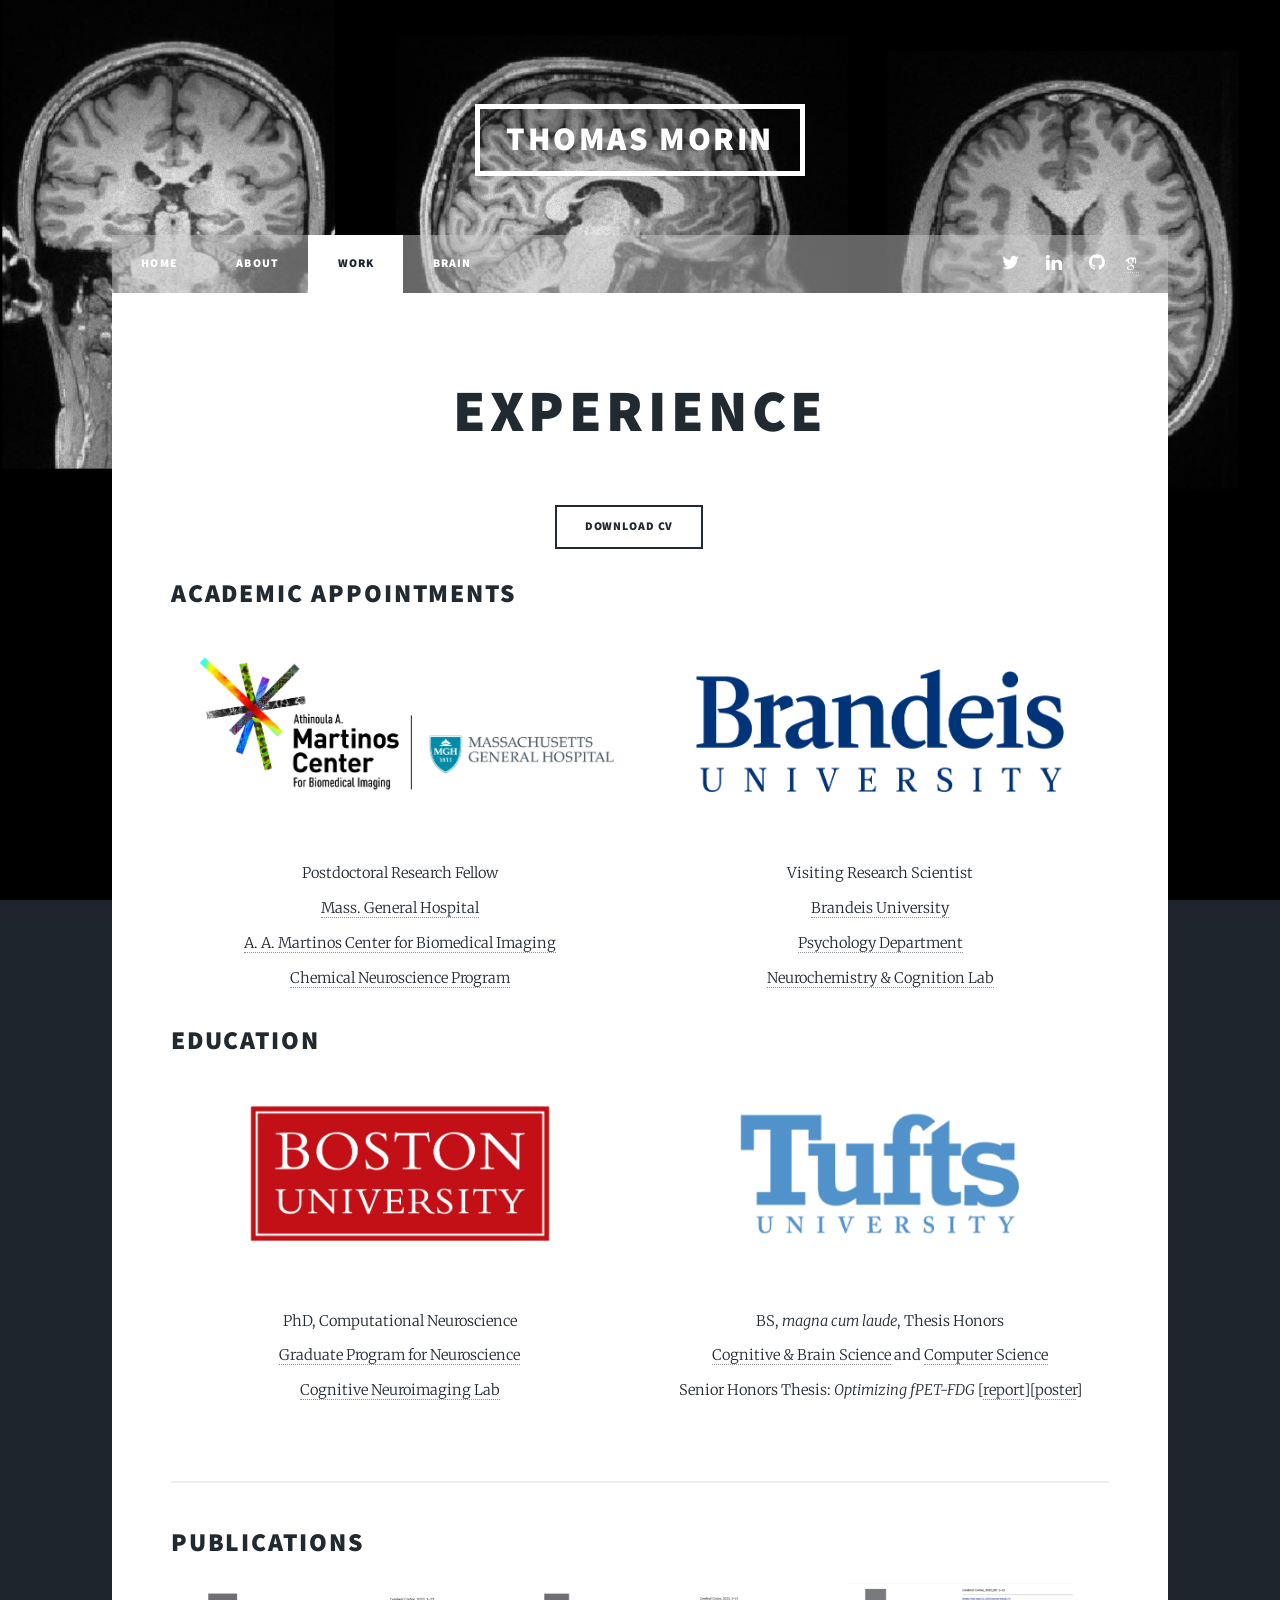
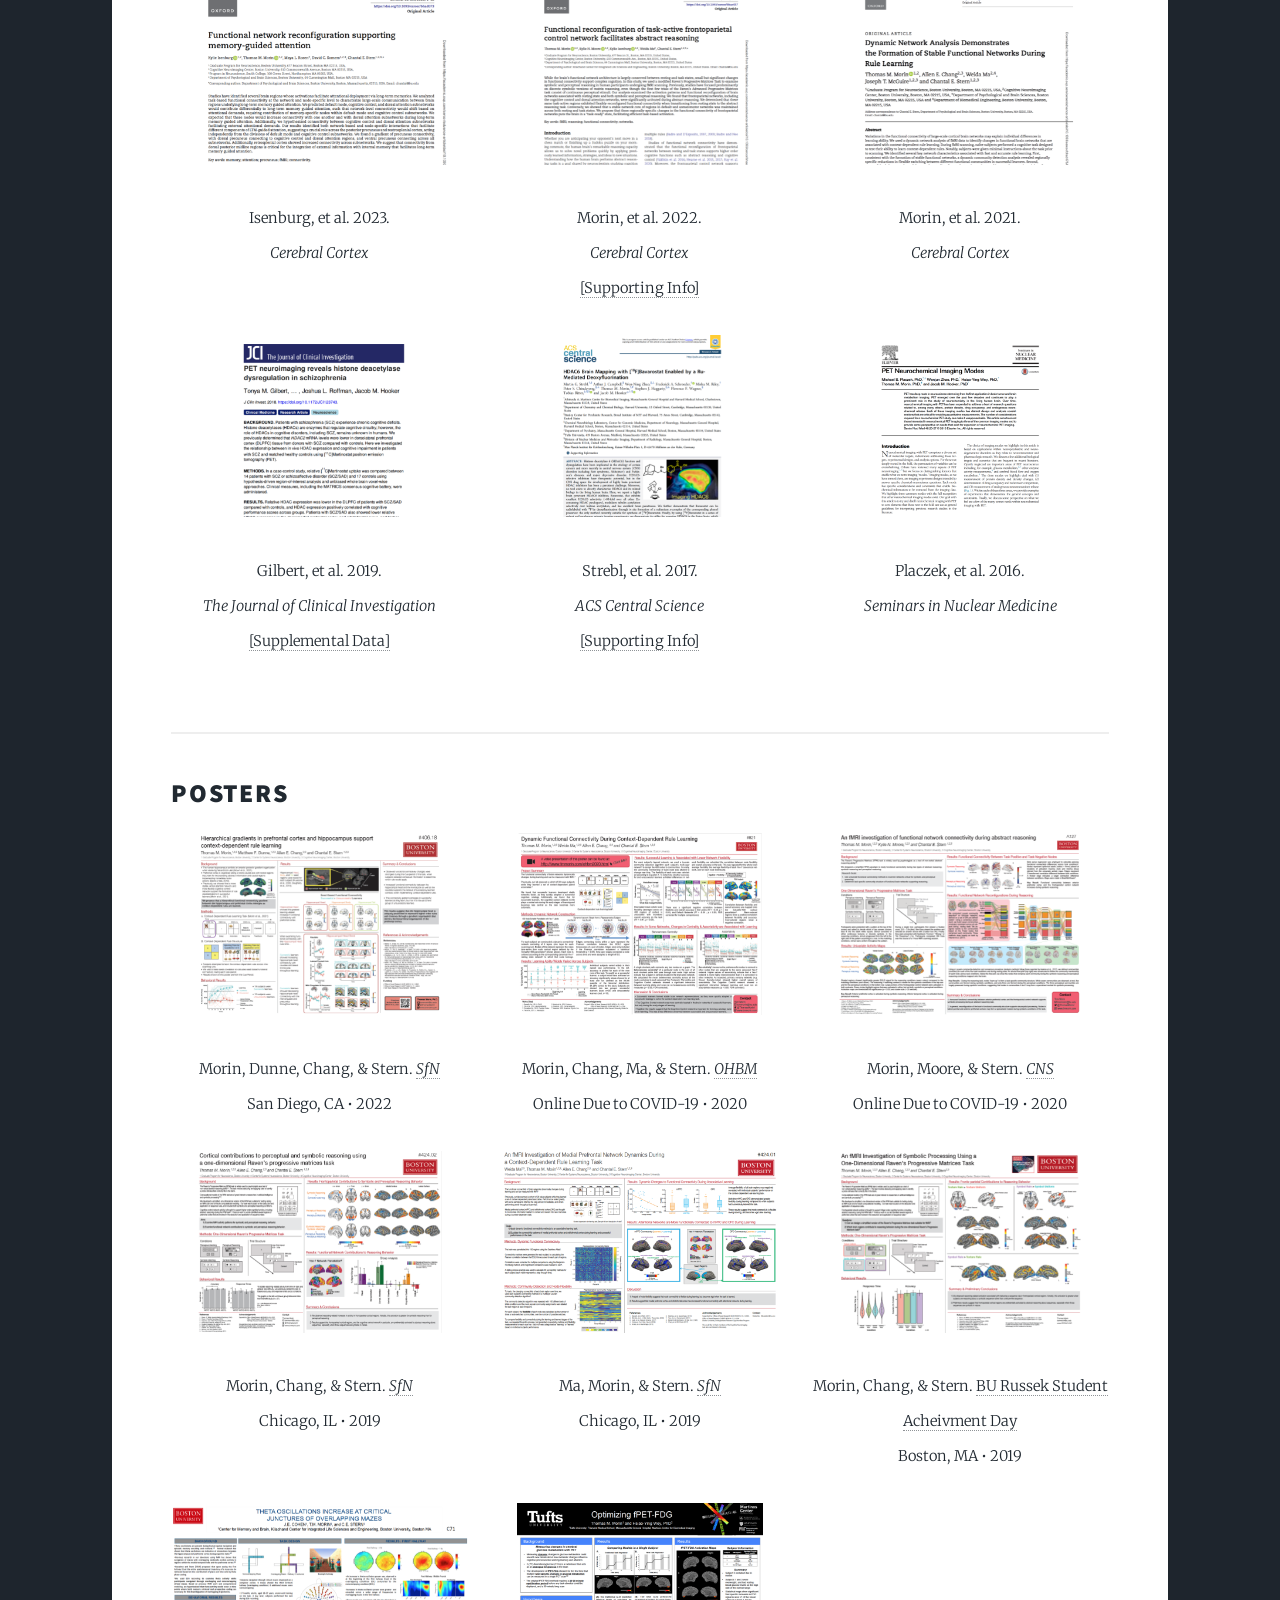
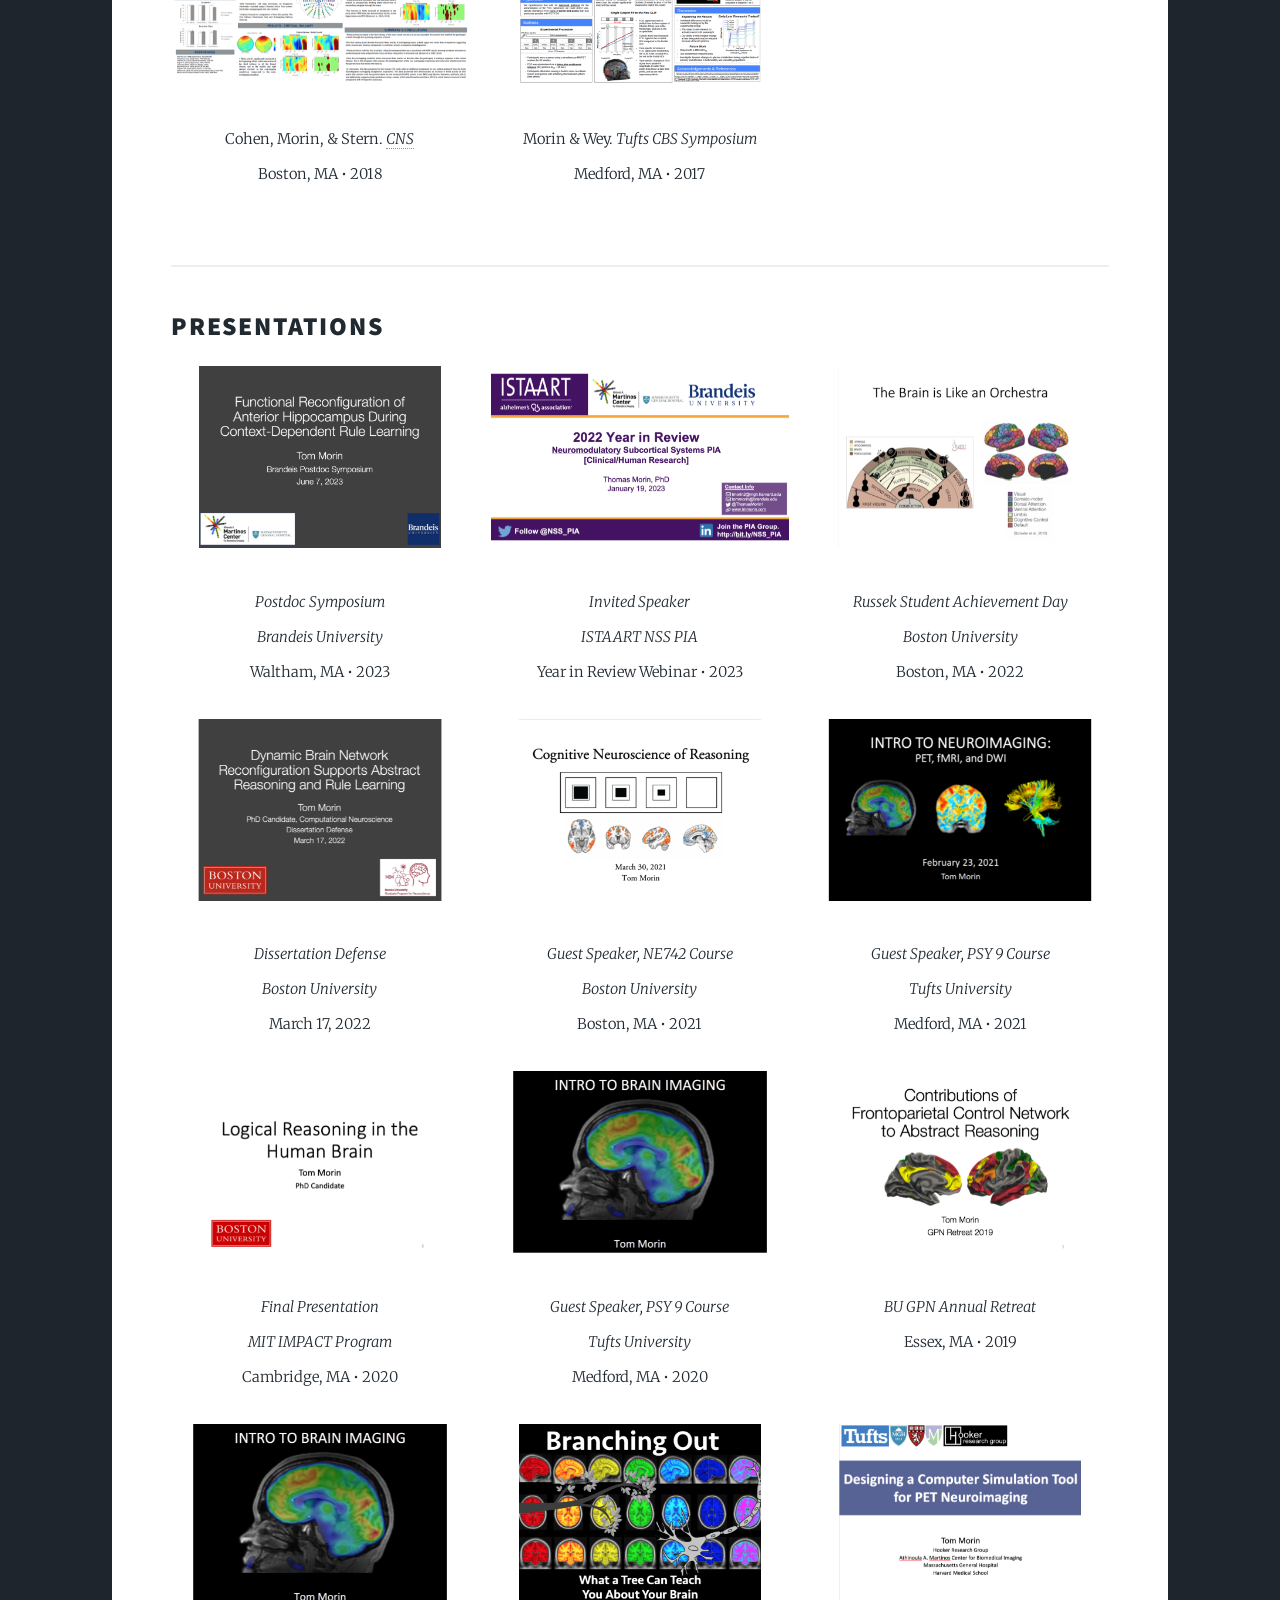
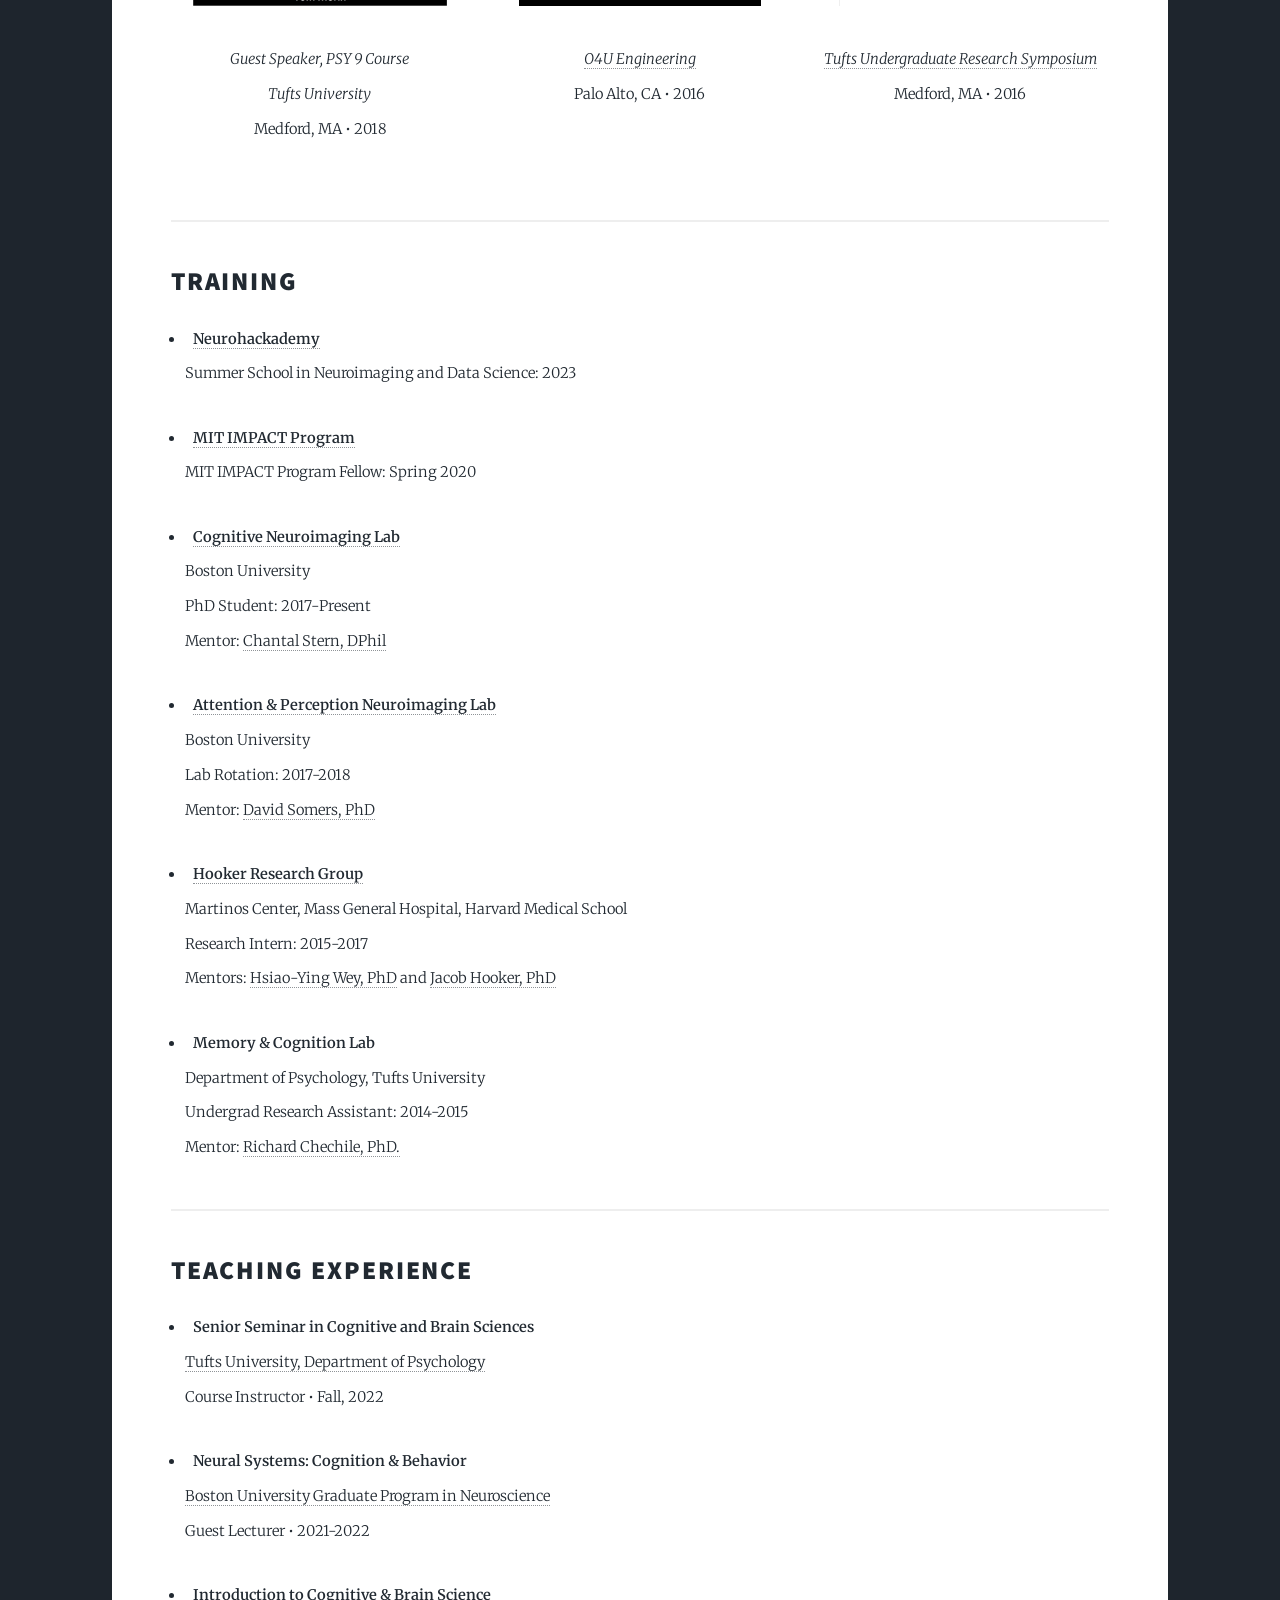
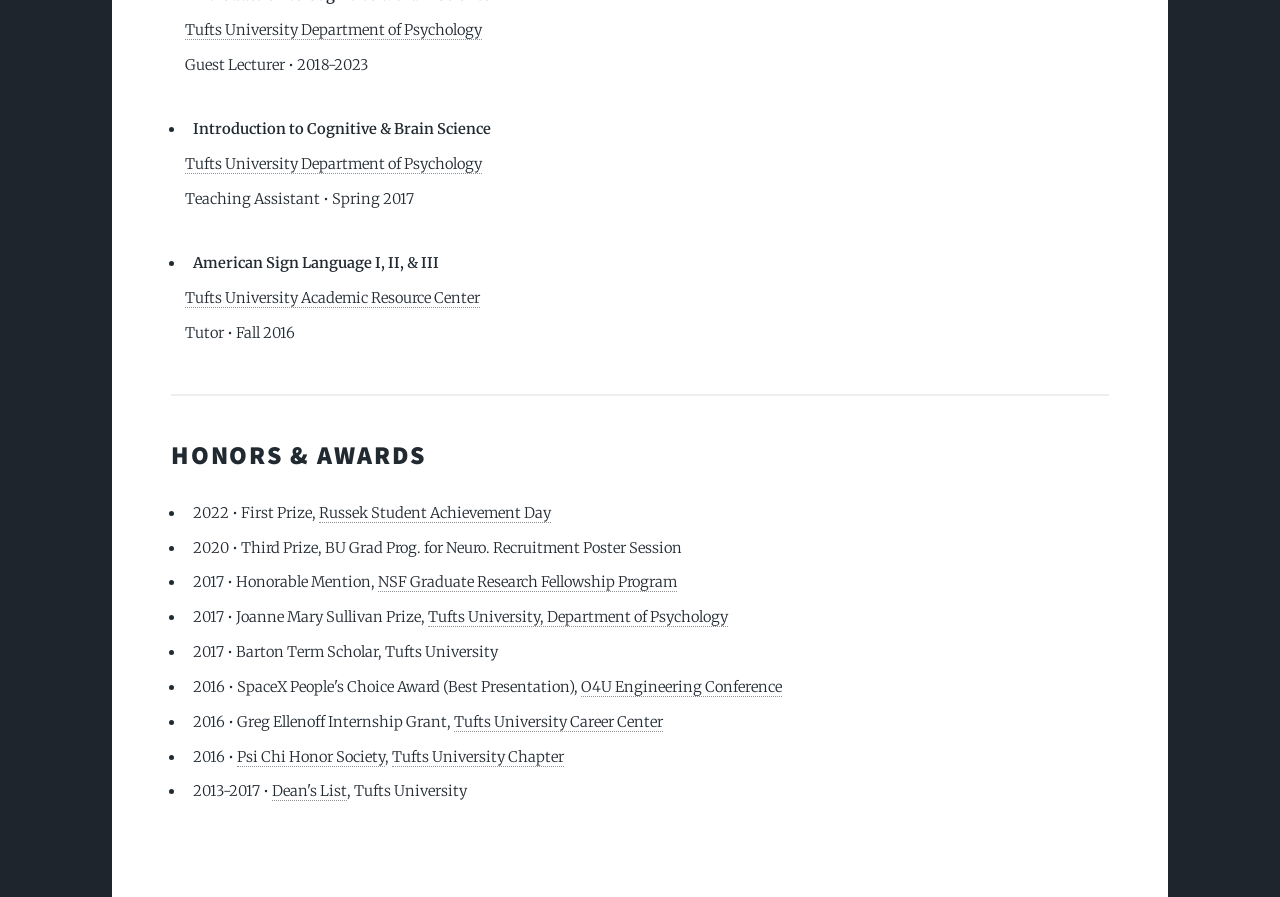
<file: work.html>
<!DOCTYPE HTML>
<!--
        Work Experience - tmmorin.com

             Author: Tom Morin
        Description: Interactive resume for Thomas Morin. Also, link to downloadable CV

        Design:
        Massively by HTML5 UP
        html5up.net | @ajlkn
        Free for personal and commercial use under the CCA 3.0 license (html5up.net/license)
-->
<html>
        <script src="https://www.w3schools.com/lib/w3.js"></script>
        <head>
                <title>Work Experience - Tom Morin</title>
                <meta charset="utf-8" />
                <meta name="viewport" content="width=device-width, initial-scale=1, user-scalable=no" />
                <meta name="desctiption" content="View interactive resume and download CV. Thomas Morin is a PhD student studying Cognitive and Computational Neuroscience at Boston University. His research utilizes brain imaging technologies such as MRI to broaden our understanding about memory, attention, and other aspects of basic cognition." />
                <link rel="stylesheet" href="assets/css/academicons.min.css" />
                <link rel="stylesheet" href="assets/css/main.css" />
                <noscript><link rel="stylesheet" href="assets/css/noscript.css" /></noscript>
                <link rel="shortcut icon" href="images/favicon.png" />

                <!-- Global site tag (gtag.js) - Google Analytics -->
                <script async src="https://www.googletagmanager.com/gtag/js?id=UA-80555893-1"></script>
                <script>
                window.dataLayer = window.dataLayer || [];
                function gtag(){dataLayer.push(arguments);}
                gtag('js', new Date());

                gtag('config', 'UA-80555893-1');
                </script>
        </head>
        <body class="is-preload">

                <!-- Wrapper -->
                        <div id="wrapper">

                        <!-- Header -->
                        <header id="header">
                                <a href="index.html" class="logo">Thomas Morin</a>
                        </header>

                        <!-- Nav Bar -->
                        <nav id="nav">
                                <ul class="links">
                                        <li><a href="index.html">Home</a></li>
                                        <li><a href="about.html">About</a></li>
                                        <li class="active"><a href="work.html">Work</a></li>
                                        <li><a href="brain_images.html">Brain</a></li>
                                </ul>
                                <ul class="icons">
                                        <li><a href="https://twitter.com/ThomasMorin1" target="_blank" class="icon fa-twitter"><span class="label">Twitter</span></a></li>
                                        <li><a href="https://www.linkedin.com/in/thomas-morin-23b196b2" target="_blank" class="icon fa-linkedin"><span class="label">LinkedIn</span></a></li>
                                        <li><a href="https://github.com/tmorin01" target="_blank" class="icon fa-github"><span class="label">GitHub</span></a></li>
                                        <li><a href="https://scholar.google.com/citations?user=DYfllzQAAAAJ" target="_blank" class="ai ai-google-scholar"><span class="label"></span></a></li>
                                </ul>
                        </nav>

                                <!-- Main -->
                                        <div id="main">

                                                <!-- Post -->
                                                        <section class="post">
                                                                <header class="major">
                                                                        <h1>Experience</h1>
                                                                </header>
                                                                <div class="row aln-center">
                                                                        <ul class="actions">
                                                                                <li><a class="button fit" href="downloads/morin_cv.pdf" target="_blank">Download CV</a></li>
                                                                        </ul>
                                                                </div>
                                                                <h2> Academic Appointments </h2>
                                                                <div class="row">
                                                                        <div class="col-6 col-12-small">
                                                                                <div class="img_fade">
                                                                                        <div class="image fit"><a href=""><img src="images/mgh_martinos_logo.png"></a></div>
                                                                                </div>
                                                                                <p class="align-center"> Postdoctoral Research Fellow <br />
                                                                                    <a href="https://www.massgeneral.org/research">Mass. General Hospital</a><br />
                                                                                    <a href="https://www.martinos.org/">A. A. Martinos Center for Biomedical Imaging</a> <br />
                                                                                    <a href="https://chemneuro.martinos.org/">Chemical Neuroscience Program</a> </p>
                                                                        </div>
                                                                        <div class="col-6 col-12-small">
                                                                                <div class="img_fade">
                                                                                        <div class="image fit"><a href=""><img src="images/brandeis_logo.png" /></a></div>
                                                                                </div>
                                                                                <p class="align-center"> Visiting Research Scientist <br />
                                                                                    <a href="https://www.brandeis.edu/">Brandeis University</a><br />
                                                                                    <a href="https://www.brandeis.edu/psychology/">Psychology Department</a> <br />
                                                                                    <a href="https://www.brandeis.edu/psychology/neurochemistry-cognition/index.html">Neurochemistry &amp; Cognition Lab</a> </p>
                                                                        </div>
                                                                </div>
                                                                <h2> Education </h2>
                                                                <div class="row">
                                                                        <div class="col-6 col-12-small">
                                                                                <div class="img_fade">
                                                                                        <div class="image fit"><a href="https://www.bu.edu"><img src="images/bu-logo.png" /></a></div>
                                                                                </div>
                                                                                <p class="align-center"> PhD, Computational Neuroscience <br />
                                                                                    <a href="https://www.bu.edu/neuro/academics/graduate/">Graduate Program for Neuroscience</a> <br />
                                                                                    <a href="https://sites.bu.edu/cnl/">Cognitive Neuroimaging Lab</a> </p>
                                                                        </div>
                                                                        <div class="col-6 col-12-small">
                                                                                <div class="img_fade">
                                                                                        <div class="image fit"><a href="https://www.tufts.edu"><img src="images/tufts-logo.png" /></a></div>
                                                                                </div>
                                                                                <p class="align-center"> BS, <i>magna cum laude</i>, Thesis Honors <br />
                                                                                    <a href="https://ase.tufts.edu/psychology/undergraduate/concCognitive.htm">Cognitive &amp; Brain Science</a> and <a href="https://engineering.tufts.edu/cs/">Computer Science</a> <br />
                                                                                    Senior Honors Thesis: <i>Optimizing fPET-FDG</i> [<a href="https://dl.tufts.edu/catalog/tufts:sd.0000584">report</a>][<a href="downloads/thesis_poster.pdf">poster</a>]</p>
                                                                        </div>
                                                                </div>
                                                                <hr />
                                                                <h2> Publications </h2>
                                                                <div class="row">
                                                                        <!-- Isenburg, et al. 2023 -->
                                                                        <div class="col-4">
                                                                                <div class="img_fade">
                                                                                        <a href="downloads/isenburg_2023.pdf" target="_blank">
                                                                                                <div class="image fit"><img src="images/isenburg_2023.png" /></div>
                                                                                                <div class="middle"> 
                                                                                                        <div class="button primary">PDF</div>
                                                                                                </div>
                                                                                        </a>
                                                                                </div>
                                                                                <p class="align-center">Isenburg, et al. 2023.<br /><i>Cerebral Cortex</i><br />
                                                                        </div>
                                                                        <!-- Morin, et al. 2022 -->
                                                                        <div class="col-4">
                                                                                <div class="img_fade">
                                                                                        <a href="https://academic.oup.com/cercor/advance-article/doi/10.1093/cercor/bhac457/6843797?guestAccessKey=ba14e284-b98e-483c-a545-8a51f98b308c" target="_blank">
                                                                                                <div class="image fit"><img src="images/morin_2022.png" /></div>
                                                                                                <div class="middle"> 
                                                                                                        <div class="button primary">Link</div>
                                                                                                </div>
                                                                                        </a>
                                                                                </div>
                                                                                <p class="align-center">Morin, et al. 2022.<br /><i>Cerebral Cortex</i><br /><a href="downloads/Morin_CerebralCortex_Supplement_bhac457.docx" target="_black">[Supporting Info]</a>
                                                                        </div>
                                                                        <!-- Morin, et al. 2021 -->
                                                                        <div class="col-4">
                                                                                <div class="img_fade">
                                                                                                <div class="image fit"><img src="images/morin_2021.png" /></div>
                                                                                                <div class="middle"> 
                                                                                                        <a href="https://academic.oup.com/cercor/advance-article/doi/10.1093/cercor/bhab175/6328819?guestAccessKey=fe2fd8b8-108e-4cf0-841b-44c2a84d178d" target="_blank"> <div class="button primary small">Link</div></a>
                                                                                                        <a href="downloads/morin_2021.pdf" target="_blank"><div class="button primary small">PDF</div></a>
                                                                                                </div>
                                                                                </div>
                                                                                <p class="align-center">Morin, et al. 2021.<br /><i>Cerebral Cortex</i><br />
                                                                        </div>
                                                                        <!-- Gilbert, et al. 2019 -->
                                                                        <div class="col-4">
                                                                                <div class="img_fade">
                                                                                        <a href="downloads/gilbert_2018.pdf" target="_blank">
                                                                                                <div class="image fit"><img src="images/gilbert_2018.png" /></div>
                                                                                                <div class="middle"> 
                                                                                                        <div class="button primary">PDF</div>
                                                                                                </div>
                                                                                        </a>
                                                                                </div>
                                                                                <p class="align-center">Gilbert, et al. 2019.<br /><i>The Journal of Clinical Investigation</i><br />
                                                                                    <a href="downloads/gilbert_2018_supp.pdf" target="_blank">[Supplemental Data]</a></p>
                                                                        </div>
                                                                        <!-- Strebl, et al. 2017 -->
                                                                        <div class="col-4">
                                                                                <div class="img_fade">
                                                                                        <a href="downloads/strebl_2017.pdf" target="_blank">
                                                                                                <div class="image fit"><img src="images/strebl_2017.png" /></div>
                                                                                                <div class="middle"> 
                                                                                                        <div class="button primary">PDF</div>
                                                                                                </div>
                                                                                        </a>
                                                                                </div>
                                                                                <p class="align-center">Strebl, et al. 2017.<br /><i>ACS Central Science</i><br />
                                                                                    <a href="downloads/strebl_2017_supp.pdf" target="_blank">[Supporting Info]</a></p>
                                                                        </div>

                                                                        <!-- Placzek, et al. 2016 -->
                                                                        <div class="col-4">
                                                                                <div class="img_fade">
                                                                                        <a href="downloads/placzek_2016.pdf" target="_blank">
                                                                                                <div class="image fit"><img src="images/placzek_2016.png" /></div>
                                                                                                <div class="middle"> 
                                                                                                        <div class="button primary">PDF</div>
                                                                                                </div>
                                                                                        </a>
                                                                                </div>
                                                                                <p class="align-center">Placzek, et al. 2016.<br /><i>Seminars in Nuclear Medicine</i></p>
                                                                        </div>
                                                                </div>
                                                                <hr />
                                                                <h2> Posters </h2>
                                                                <div class="row">
                                                                        <!-- SfN 2022 -->
                                                                        <div class="col-4">
                                                                                <div class="img_fade">
                                                                                        <a href="downloads/Morin_SfN_2022_compressed.pdf" target="_blank">
                                                                                                <div class="image fit"><img src="images/morin_SfN_2022.png" /></div>
                                                                                                <div class="middle">
                                                                                                        <div class="button primary">PDF</div>
                                                                                                </div>
                                                                                        </a>
                                                                                </div>
                                                                                <p class="align-center">Morin, Dunne, Chang, &amp; Stern. <a href="https://www.sfn.org/meetings/neuroscience-2022"><i>SfN</i></a> <br />San Diego, CA &bull; 2022</p>
                                                                        </div>
                                                                		<!-- OHBM 2020 Morin -->
                                                                        <div class="col-4">
                                                                                <div class="img_fade">
                                                                                        <a href="https://academic.oup.com/cercor/advance-article/doi/10.1093/cercor/bhab175/6328819?guestAccessKey=fe2fd8b8-108e-4cf0-841b-44c2a84d178d" target="_blank">
                                                                                                <div class="image fit"><img src="images/morin_ohbm_2020.png" /></div>
                                                                                                <div class="middle">
                                                                                                        <div class="button primary">Manuscript Link</div>
                                                                                                </div>
                                                                                        </a>
                                                                                </div>
                                                                                <p class="align-center">Morin, Chang, Ma, &amp; Stern. <a href="https://www.humanbrainmapping.org/"><i>OHBM</i></a> <br />Online Due to COVID-19 &bull; 2020</p>
                                                                        </div>
                                                                		<!-- CNS 2020 Morin -->
                                                                        <div class="col-4">
                                                                                <div class="img_fade">
                                                                                        <a href="downloads/Morin_CNS_2020.pdf" target="_blank">
                                                                                                <div class="image fit"><img src="images/morin_cns_2020.png" /></div>
                                                                                                <div class="middle">
                                                                                                        <div class="button primary">PDF</div>
                                                                                                </div>
                                                                                        </a>
                                                                                </div>
                                                                                <p class="align-center">Morin, Moore, &amp; Stern. <a href="https://www.cogneurosociety.org/"><i>CNS</i></a> <br />Online Due to COVID-19 &bull; 2020</p>
                                                                        </div>

                                                                		<!-- SfN 2019 Morin -->
                                                                        <div class="col-4">
                                                                                <div class="img_fade">
                                                                                        <a href="downloads/Morin_SfN_2019.pdf" target="_blank">
                                                                                                <div class="image fit"><img src="images/morin_sfn_2019.png" /></div>
                                                                                                <div class="middle">
                                                                                                        <div class="button primary">PDF</div>
                                                                                                </div>
                                                                                        </a>
                                                                                </div>
                                                                                <p class="align-center">Morin, Chang, &amp; Stern. <a href="https://www.sfn.org/meetings/neuroscience-2019"><i>SfN</i></a> <br />Chicago, IL &bull; 2019</p>
                                                                        </div>

                                                                        <!-- SfN 2019 Ma -->
                                                                        <div class="col-4">
                                                                                <div class="img_fade">
                                                                                        <a href="downloads/Ma_SfN_2019.pdf" target="_blank">
                                                                                                <div class="image fit"><img src="images/ma_sfn_2019.png" /></div>
                                                                                                <div class="middle">
                                                                                                        <div class="button primary">PDF</div>
                                                                                                </div>
                                                                                        </a>
                                                                                </div>
                                                                                <p class="align-center">Ma, Morin, &amp; Stern. <a href="https://www.sfn.org/meetings/neuroscience-2019"><i>SfN</i></a> <br />Chicago, IL &bull; 2019</p>
                                                                        </div>

                                                                        <!-- Russek Day 2019 --> 
                                                                        <div class="col-4">
                                                                                <div class="img_fade">
                                                                                        <a href="downloads/Morin_RussekDay_2019.pdf" target="_blank">
                                                                                                <div class="image fit"><img src="images/russek_day_2019.png" /></div>
                                                                                                <div class="middle">
                                                                                                        <div class="button primary">PDF</div>
                                                                                                </div>
                                                                                        </a>
                                                                                </div>
                                                                                <p class="align-center">Morin, Chang, &amp; Stern. <a href="https://www.bumc.bu.edu/gms/academics/phd-programs/russek-student-achievement-day/"<i>BU Russek Student Acheivment Day</i></a> <br />Boston, MA &bull; 2019</p>
                                                                        </div>
                                                                        
                                                                        <!-- CNS 2018, Theta Maze -->
                                                                        <div class="col-4">
                                                                                <div class="img_fade">
                                                                                        <a href="downloads/CNS_2018.pdf" target="_blank">
                                                                                                <div class="image fit"><img src="images/CNS_2018.png" /></div>
                                                                                                <div class="middle">
                                                                                                        <div class="button primary">PDF</div>
                                                                                                </div>
                                                                                        </a>
                                                                                </div>
                                                                                <p class="align-center">Cohen, Morin, &amp; Stern. <a href="https://www.cogneurosociety.org/"><i>CNS</i></a> <br />Boston, MA &bull; 2018</p>
                                                                        </div>

                                                                        <!-- CBS Symposium 2017, fPET --> 
                                                                        <div class="col-4">
                                                                                <div class="img_fade">
                                                                                        <a href="downloads/thesis_poster.pdf" target="_blank">
                                                                                                <div class="image fit"><img src="images/thesis_poster.png" /></div>
                                                                                                <div class="middle">
                                                                                                        <div class="button primary">PDF</div>
                                                                                                </div>
                                                                                        </a>
                                                                                </div>
                                                                                <p class="align-center">Morin &amp; Wey. <i>Tufts CBS Symposium</i> <br />Medford, MA &bull; 2017</p>
                                                                        </div>
                                                                </div>
                                                                <hr />
                                                                <h2> Presentations </h2>
                                                                <div class="row">
                                                                        <!-- Brandeis Postdoc Symp. 2023 --> 
                                                                        <div class="col-4">
                                                                                <div class="img_fade">
                                                                                                <div class="image fit"><img src="images/BrandeisPostdocSymposium_2023.png" /></div>
                                                                                                <div class="middle">
                                                                                                        <a href="downloads/Morin_BrandeisPostdocSymposium_compressed.pptx"> <div class="button primary small">PPT</div></a>
                                                                                                </div>
                                                                                </div>
                                                                                <p class="align-center"><i>Postdoc Symposium<br /> Brandeis University</i></a> <br />Waltham, MA &bull; 2023</p>
                                                                        </div>
                                                                        <!-- ISTAART NSS PIA Year in Review --> 
                                                                        <div class="col-4">
                                                                                <div class="img_fade">
                                                                                                <div class="image fit"><img src="images/ISTAART_NSS_PIA_YearInReview_2023.png" /></div>
                                                                                                <div class="middle">
                                                                                                        <a href="downloads/Morin_NSS_PIA_YearInReview2022_compressed.pptx"> <div class="button primary small">PPT</div></a>
                                                                                                </div>
                                                                                </div>
                                                                                <p class="align-center"><i>Invited Speaker<br /> ISTAART NSS PIA</i></a> <br />Year in Review Webinar &bull; 2023</p>
                                                                        </div>
                                                                        <!-- Russek Day 2022 --> 
                                                                        <div class="col-4">
                                                                                <div class="img_fade">
                                                                                                <div class="image fit"><img src="images/RussekDay2022.png" /></div>
                                                                                                <div class="middle">
                                                                                                        <a href="downloads/Morin_RussekDay_2022.pptx"> <div class="button primary small">PPT</div></a>
                                                                                                </div>
                                                                                </div>
                                                                                <p class="align-center"><i>Russek Student Achievement Day<br /> Boston University</i></a> <br />Boston, MA &bull; 2022</p>
                                                                        </div>
                                                                        <!-- Dissertation Defense --> 
                                                                        <div class="col-4">
                                                                                <div class="img_fade">
                                                                                                <div class="image fit"><img src="images/DissertationDefense.png" /></div>
                                                                                                <div class="middle">
                                                                                                        <a href="downloads/Morin_Defense_compressed_web.pptx"> <div class="button primary small">PPT</div></a>
                                                                                                </div>
                                                                                </div>
                                                                                <p class="align-center"><i>Dissertation Defense<br /> Boston University</i></a> <br />March 17, 2022</p>
                                                                        </div>
                                                                	     <!-- Cog Neuro of Reasoning 2021 --> 
                                                                        <div class="col-4">
                                                                                <div class="img_fade">
                                                                                                <div class="image fit"><img src="images/CogNeuroOfReasoning_2021.png" /></div>
                                                                                                <div class="middle">
                                                                                                        <a href="downloads/Reasoning_SternClass_2021-03.pptx"> <div class="button primary small">PPT</div></a>
                                                                                                </div>
                                                                                </div>
                                                                                <p class="align-center"><i>Guest Speaker, NE742 Course<br /> Boston University</i></a> <br />Boston, MA &bull; 2021</p>
                                                                        </div>
                                                                	     <!-- Intro Neuroimaging 2021 --> 
                                                                        <div class="col-4">
                                                                                <div class="img_fade">
                                                                                                <div class="image fit"><img src="images/intro_neuroimaging_2021.png" /></div>
                                                                                                <div class="middle">
                                                                                                        <a href="downloads/Intro_to_Brain_Imaging_2021.pdf"> <div class="button primary small">PDF</div></a>
                                                                                                </div>
                                                                                </div>
                                                                                <p class="align-center"><i>Guest Speaker, PSY 9 Course<br /> Tufts University</i></a> <br />Medford, MA &bull; 2021</p>
                                                                        </div>
                                                                	    <!-- IMPACT 2020 --> 
                                                                        <div class="col-4">
                                                                                <div class="img_fade">
                                                                                                <div class="image fit"><img src="images/IMPACT_presentation.png" /></div>
                                                                                                <div class="middle">
                                                                                                        <a href="downloads/Morin_IMPACT_case.pptx"> <div class="button primary small">PPT</div></a>
                                                                                                </div>
                                                                                </div>
                                                                                <p class="align-center"><i>Final Presentation<br /> MIT IMPACT Program</i></a> <br />Cambridge, MA &bull; 2020</p>
                                                                        </div>
                                                                		<!-- Intro to fMRI 2020 --> 
                                                                        <div class="col-4">
                                                                                <div class="img_fade">
                                                                                                <div class="image fit"><img src="images/morin_imaging.png" /></div>
                                                                                                <div class="middle">
                                                                                                        <a href="downloads/Intro_to_fMRI_2020.pptx"> <div class="button primary small">PPT</div></a>
                                                                                                        <a href="downloads/Intro_to_fMRI_2020.pdf" target="_blank"> <div class="button primary small">PDF</div></a>
                                                                                                </div>
                                                                                </div>
                                                                                <p class="align-center"><i>Guest Speaker, PSY 9 Course<br /> Tufts University</i></a> <br />Medford, MA &bull; 2020</p>
                                                                        </div>

                                                                        <!-- GPN Symposium 2019 --> 
                                                                        <div class="col-4">
                                                                                <div class="img_fade">
                                                                                                <div class="image fit"><img src="images/gpn_retreat_2019.png" /></div>
                                                                                                <div class="middle">
                                                                                                        <a href="downloads/GPN_Retreat_2019.pptx"> <div class="button primary small">PPT</div></a>
                                                                                                        <a href="downloads/GPN_Retreat_2019.pdf" target="_blank"> <div class="button primary small">PDF</div></a>
                                                                                                </div>
                                                                                </div>
                                                                                <p class="align-center">
                                                                                    <i>BU GPN Annual Retreat
                                                                                    </i> <br />Essex, MA &bull; 2019</p>
                                                                        </div>

                                                                        <!-- Tufts PSY 9 Intro to Brain Imaging -->
                                                                        <div class="col-4">
                                                                                <div class="img_fade">
                                                                                        <a href="downloads/Morin_Imaging_2018_tufts.pdf" target="_blank">
                                                                                                <div class="image fit"><img src="images/morin_imaging.png" /></div>
                                                                                                <div class="middle">
                                                                                                        <div class="button primary small">PDF</div>
                                                                                                </div>
                                                                                        </a>
                                                                                </div>
                                                                                <p class="align-center"><i>Guest Speaker, PSY 9 Course<br /> Tufts University</i></a> <br />Medford, MA &bull; 2018</p>
                                                                        </div>

                                                                        <!-- O4U, Branching Out -->
                                                                        <div class="col-4">
                                                                                <div class="img_fade">
                                                                                        <a href="downloads/branching_out.pptx">
                                                                                                <div class="image fit"><img src="images/branching_out.png" /></div>
                                                                                                <div class="middle">
                                                                                                        <div class="button primary small">PPT</div>
                                                                                                </div>
                                                                                        </a>
                                                                                </div>
                                                                                <p class="align-center"><a href="http://outforundergrad.org/engineering"><i>O4U Engineering</i></a> <br />Palo Alto, CA &bull; 2016</p>
                                                                        </div>

                                                                        <!-- Tufts Undergrad Research Symposium --> 
                                                                        <div class="col-4">
                                                                                <div class="img_fade">
                                                                                                <div class="image fit"><img src="images/pksim.png" /></div>
                                                                                                <div class="middle">
                                                                                                        <a href="downloads/pksim.pptx"> <div class="button primary small">PPT</div></a>
                                                                                                        <a href="downloads/pksim.pdf" target="_blank"> <div class="button primary small">PDF</div></a>
                                                                                                </div>
                                                                                </div>
                                                                                <p class="align-center">
                                                                                    <i><a href="https://students.tufts.edu/academic-advice-and-support/scholar-development/what-we-assist/research-opportunities-and-funding/research-symposium">Tufts Undergraduate Research Symposium
                                                                                    </a></i> <br />Medford, MA &bull; 2016</p>
                                                                        </div>
                                                                </div>
                                                                <hr />
                                                                <h2> Training </h2>
                                                                <ul>
                                                                        <li><b><a href="https://neurohackademy.org/">Neurohackademy</a></b></li>
                                                                            <p>Summer School in Neuroimaging and Data Science: 2023</p>
                                                                        <li><b><a href="https://impact-program.org/">MIT IMPACT Program</a></b></li>
                                                                            <p>MIT IMPACT Program Fellow: Spring 2020</p>
                                                                        <li><b><a href="https://sites.bu.edu/cnl/">Cognitive Neuroimaging Lab</a></b></li>
                                                                            <p>Boston University<br />
                                                                                PhD Student: 2017-Present<br />
                                                                                Mentor: <a href="https://www.bu.edu/psych/profile/chantal-stern-dphil/">Chantal Stern, DPhil</a></p>
                                                                        <li><b><a href="http://sites.bu.edu/fmri/">Attention &amp; Perception Neuroimaging Lab</a></b></li>
                                                                            <p>Boston University<br />
                                                                                Lab Rotation: 2017-2018 <br />
                                                                                Mentor: <a href="https://www.bu.edu/psych/profile/david-somers/">David Somers, PhD</a></p>
                                                                        <li><b><a href="http://hookerlab.martinos.org/">Hooker Research Group</a></b></li>
                                                                            <p>Martinos Center, Mass General Hospital, Harvard Medical School<br />
                                                                                Research Intern: 2015-2017<br />
                                                                                Mentors: <a href="http://www.nmr.mgh.harvard.edu/~wey/group/">Hsiao-Ying Wey, PhD</a> and <a href="http://hookerlab.martinos.org/hooker">Jacob Hooker, PhD</a>
                                                                        <li><b>Memory &amp; Cognition Lab</b></li>
                                                                            <p>Department of Psychology, Tufts University <br />
                                                                                Undergrad Research Assistant: 2014-2015<br />
                                                                                Mentor: <a href="https://ase.tufts.edu/psychology/people/chechile/">Richard Chechile, PhD.</a>
                                                                            </p>
                                                                </ul>
                                                                <hr />
                                                                <h2> Teaching Experience </h2>
                                                                        <ul>
                                                                                <li><b>Senior Seminar in Cognitive and Brain Sciences</b></li>
                                                                                <p><a href="https://ase.tufts.edu/psychology/">Tufts University, Department of Psychology</a><br />
                                                                                   Course Instructor &bull; Fall, 2022</p>
                                                                                <li><b>Neural Systems: Cognition &amp; Behavior</b></li>
                                                                                <p><a href="https://ase.tufts.edu/psychology/">Boston University Graduate Program in Neuroscience</a><br />
                                                                                   Guest Lecturer &bull; 2021-2022</p>
                                                                                <li><b>Introduction to Cognitive &amp; Brain Science</b></li>
                                                                                <p><a href="https://ase.tufts.edu/psychology/">Tufts University Department of Psychology</a><br />
                                                                                   Guest Lecturer &bull; 2018-2023</p>
                                                                                <li><b>Introduction to Cognitive &amp; Brain Science</b></li>
                                                                                <p><a href="https://ase.tufts.edu/psychology/">Tufts University Department of Psychology</a><br />
                                                                                   Teaching Assistant &bull; Spring 2017</p>
                                                                                <li><b>American Sign Language I, II, &amp; III</b></li>
                                                                                <p><a href="https://students.tufts.edu/academic-advice-and-support/academic-resource-center">Tufts University Academic Resource Center</a><br />
                                                                                   Tutor &bull; Fall 2016</p>
                                                                        </ul>
                                                                <hr />
                                                                <h2> Honors &amp; Awards </h2>
                                                                <ul>
                                                                        <li>2022 &bull; First Prize, <a href="https://www.bumc.bu.edu/gms/files/2023/04/Russek-Program-2022-FINAL-combined.pdf">Russek Student Achievement Day</a></li>
                                                                        <li>2020 &bull; Third Prize, BU Grad Prog. for Neuro. Recruitment Poster Session</a></li>
                                                                        <li>2017 &bull; Honorable Mention, <a href="https://www.nsfgrfp.org/">NSF Graduate Research Fellowship Program</a></li>
                                                                        <li>2017 &bull; Joanne Mary Sullivan Prize, <a href="https://ase.tufts.edu/psychology/undergraduate/awards.htm">Tufts University, Department of Psychology</a></li>
                                                                        <li>2017 &bull; Barton Term Scholar, Tufts University</li>
                                                                        <li>2016 &bull; SpaceX People's Choice Award (Best Presentation), <a href="http://outforundergrad.org/engineering">O4U Engineering Conference</a></li>
                                                                        <li>2016 &bull; Greg Ellenoff Internship Grant, <a href="http://students.tufts.edu/career-center/find-internship/internship-funding/summer-internship-grants">Tufts University Career Center</a></li>
                                                                        <li>2016 &bull; <a href="https://www.psichi.org/">Psi Chi Honor Society</a>, <a href="https://ase.tufts.edu/psychology/undergraduate/psiChi.htm">Tufts University Chapter</a></li>
                                                                        <li>2013-2017 &bull; <a href="http://students.tufts.edu/academic-advice-and-support/academic-advising/deans-list-and-honors-liberal-arts-babs-and-engineering">Dean's List</a>, Tufts University</li>
                                                                </ul>

                                                        </section>

                                        </div>

                                <!-- Footer, Copyright -->
                                <div w3-include-html="footer.html"></div>

                        </div>

                <!-- Scripts -->
                        <script>w3.includeHTML();</script>
                        <script src="assets/js/jquery.min.js"></script>
                        <script src="assets/js/jquery.scrollex.min.js"></script>
                        <script src="assets/js/jquery.scrolly.min.js"></script>
                        <script src="assets/js/browser.min.js"></script>
                        <script src="assets/js/breakpoints.min.js"></script>
                        <script src="assets/js/util.js"></script>
                        <script src="assets/js/main.js"></script>

        </body>
</html>
</file>
<file: assets/css/main.css>
@import url(font-awesome.min.css);
@import url("https://fonts.googleapis.com/css?family=Merriweather:300,700,300italic,700italic|Source+Sans+Pro:900");

/*
	Massively by HTML5 UP
	html5up.net | @ajlkn
	Free for personal and commercial use under the CCA 3.0 license (html5up.net/license)
*/

html, body, div, span, applet, object,
iframe, h1, h2, h3, h4, h5, h6, p, blockquote,
pre, a, abbr, acronym, address, big, cite,
code, del, dfn, em, img, ins, kbd, q, s, samp,
small, strike, strong, sub, sup, tt, var, b,
u, i, center, dl, dt, dd, ol, ul, li, fieldset,
form, label, legend, table, caption, tbody,
tfoot, thead, tr, th, td, article, aside,
canvas, details, embed, figure, figcaption,
footer, header, hgroup, menu, nav, output, ruby,
section, summary, time, mark, audio, video {
	margin: 0;
	padding: 0;
	border: 0;
	font-size: 100%;
	font: inherit;
	vertical-align: baseline;}

article, aside, details, figcaption, figure,
footer, header, hgroup, menu, nav, section {
	display: block;}

body {
	line-height: 1;
}

ol, ul {
	list-style: none;
}

blockquote, q {
	quotes: none;
}

	blockquote:before, blockquote:after, q:before, q:after {
		content: '';
		content: none;
	}

table {
	border-collapse: collapse;
	border-spacing: 0;
}

body {
	-webkit-text-size-adjust: none;
}

mark {
	background-color: transparent;
	color: inherit;
}

input::-moz-focus-inner {
	border: 0;
	padding: 0;
}

input, select, textarea {
	-moz-appearance: none;
	-webkit-appearance: none;
	-ms-appearance: none;
	appearance: none;
}

/* Basic */

	@-ms-viewport {
		width: device-width;
	}

	body {
		-ms-overflow-style: scrollbar;
	}

	@media screen and (max-width: 480px) {

		html, body {
			min-width: 320px;
		}

	}

	html {
		box-sizing: border-box;
	}

	*, *:before, *:after {
		box-sizing: inherit;
	}

	body {
		background-color: #1e252d;
	}

		body.is-preload *, body.is-preload *:before, body.is-preload *:after {
			-moz-animation: none !important;
			-webkit-animation: none !important;
			-ms-animation: none !important;
			animation: none !important;
			-moz-transition: none !important;
			-webkit-transition: none !important;
			-ms-transition: none !important;
			transition: none !important;
		}

/* Type */

	html {
		font-size: 16pt;
	}

		@media screen and (max-width: 1680px) {

			html {
				font-size: 12pt;
			}

		}

		@media screen and (max-width: 1280px) {

			html {
				font-size: 11pt;
			}

		}

		@media screen and (max-width: 360px) {

			html {
				font-size: 10pt;
			}

		}

	body {
		color: #212931;
	}

	body, input, select, textarea {
		font-family: "Merriweather", Georgia, serif;
		font-weight: 300;
		font-size: 1rem;
		line-height: 2.375;
	}

	a {
		-moz-transition: color 0.2s ease-in-out, background-color 0.2s ease-in-out, border-color 0.2s ease-in-out, box-shadow 0.2s ease-in-out;
		-webkit-transition: color 0.2s ease-in-out, background-color 0.2s ease-in-out, border-color 0.2s ease-in-out, box-shadow 0.2s ease-in-out;
		-ms-transition: color 0.2s ease-in-out, background-color 0.2s ease-in-out, border-color 0.2s ease-in-out, box-shadow 0.2s ease-in-out;
		transition: color 0.2s ease-in-out, background-color 0.2s ease-in-out, border-color 0.2s ease-in-out, box-shadow 0.2s ease-in-out;
		border-bottom: dotted 1px;
		text-decoration: none;
	}

		a:hover {
			border-bottom-color: transparent;
		}

	strong, b {
		font-weight: 600;
	}

	em, i {
		font-style: italic;
	}

	p {
		text-align: justify;
		margin: 0 0 2rem 0;
	}

	h1, h2, h3, h4, h5, h6 {
		font-family: "Source Sans Pro", Helvetica, sans-serif;
		font-weight: 900;
		line-height: 1.5;
		letter-spacing: 0.075em;
		text-transform: uppercase;
		margin: 0 0 1rem 0;
	}

		h1 a, h2 a, h3 a, h4 a, h5 a, h6 a {
			border-bottom: 0;
			color: inherit;
			text-decoration: none;
		}

	h1 {
		font-size: 4rem;
		line-height: 1.1;
		margin: 0 0 2rem 0;
	}

	h2 {
		font-size: 1.75rem;
		line-height: 1.3;
		margin: 0 0 1.5rem 0;
	}

	h3 {
		font-size: 1.25rem;
		margin: 0 0 1.5rem 0;
	}

	h4 {
		font-size: 1rem;
	}

	h5 {
		font-size: 0.9rem;
	}

	h6 {
		font-size: 0.8rem;
	}

	sub {
		font-size: 0.8rem;
		position: relative;
		top: 0.5rem;
	}

	sup {
		font-size: 0.8rem;
		position: relative;
		top: -0.5rem;
	}

	blockquote {
		border-left: solid 4px;
		font-style: italic;
		margin: 0 0 2rem 0;
		padding: 0.5rem 0 0.5rem 2rem;
	}

	code {
		border: solid 2px;
		font-family: "Courier New", monospace;
		font-size: 0.9rem;
		margin: 0 0.25rem;
		padding: 0.25rem 0.65rem;
	}

	pre {
		-webkit-overflow-scrolling: touch;
		font-family: "Courier New", monospace;
		font-size: 0.9rem;
		margin: 0 0 2rem 0;
	}

		pre code {
			display: block;
			line-height: 1.75;
			padding: 1rem 1.5rem;
			overflow-x: auto;
		}

	hr {
		border: 0;
		border-bottom: solid 2px;
		margin: 3rem 0;
	}

		hr.major {
			margin: 5rem 0;
		}

	.align-left {
		text-align: left;
	}

	.align-center {
		text-align: center;
	}

	.align-right {
		text-align: right;
	}

	input, select, textarea {
		color: #212931;
	}

	a {
		color: #212931;
		border-bottom-color: rgba(33, 41, 49, 0.5);
	}

		a:hover {
			border-bottom-color: transparent;
			color: #18bfef !important;
		}

	strong, b {
		color: #212931;
	}

	h1, h2, h3, h4, h5, h6 {
		color: #212931;
	}

	blockquote {
		border-left-color: #eeeeee;
	}

	code {
		background: rgba(220, 220, 220, 0.25);
		border-color: #eeeeee;
	}

	hr {
		border-bottom-color: #eeeeee;
	}

/* Row */

	.row {
		display: flex;
		flex-wrap: wrap;
		box-sizing: border-box;
		align-items: stretch;
	}

		.row > * {
			box-sizing: border-box;
		}

		.row.gtr-uniform > * > :last-child {
			margin-bottom: 0;
		}

		.row.aln-left {
			justify-content: flex-start;
		}

		.row.aln-center {
			justify-content: center;
		}

		.row.aln-right {
			justify-content: flex-end;
		}

		.row.aln-top {
			align-items: flex-start;
		}

		.row.aln-middle {
			align-items: center;
		}

		.row.aln-bottom {
			align-items: flex-end;
		}

		.row > .imp {
			order: -1;
		}

		.row > .col-1 {
			width: 8.3333333333%;
		}

		.row > .off-1 {
			margin-left: 8.3333333333%;
		}

		.row > .col-2 {
			width: 16.6666666667%;
		}

		.row > .off-2 {
			margin-left: 16.6666666667%;
		}

		.row > .col-3 {
			width: 25%;
		}

		.row > .off-3 {
			margin-left: 25%;
		}

		.row > .col-4 {
			width: 33.3333333333%;
		}

		.row > .off-4 {
			margin-left: 33.3333333333%;
		}

		.row > .col-5 {
			width: 41.6666666667%;
		}

		.row > .off-5 {
			margin-left: 41.6666666667%;
		}

		.row > .col-6 {
			width: 50%;
		}

		.row > .off-6 {
			margin-left: 50%;
		}

		.row > .col-7 {
			width: 58.3333333333%;
		}

		.row > .off-7 {
			margin-left: 58.3333333333%;
		}

		.row > .col-8 {
			width: 66.6666666667%;
		}

		.row > .off-8 {
			margin-left: 66.6666666667%;
		}

		.row > .col-9 {
			width: 75%;
		}

		.row > .off-9 {
			margin-left: 75%;
		}

		.row > .col-10 {
			width: 83.3333333333%;
		}

		.row > .off-10 {
			margin-left: 83.3333333333%;
		}

		.row > .col-11 {
			width: 91.6666666667%;
		}

		.row > .off-11 {
			margin-left: 91.6666666667%;
		}

		.row > .col-12 {
			width: 100%;
		}

		.row > .off-12 {
			margin-left: 100%;
		}

		.row.gtr-0 {
			margin-top: 0;
			margin-left: 0rem;
		}

			.row.gtr-0 > * {
				padding: 0 0 0 0rem;
			}

			.row.gtr-0.gtr-uniform {
				margin-top: 0rem;
			}

				.row.gtr-0.gtr-uniform > * {
					padding-top: 0rem;
				}

		.row.gtr-25 {
			margin-top: 0;
			margin-left: -0.375rem;
		}

			.row.gtr-25 > * {
				padding: 0 0 0 0.375rem;
			}

			.row.gtr-25.gtr-uniform {
				margin-top: -0.375rem;
			}

				.row.gtr-25.gtr-uniform > * {
					padding-top: 0.375rem;
				}

		.row.gtr-50 {
			margin-top: 0;
			margin-left: -0.75rem;
		}

			.row.gtr-50 > * {
				padding: 0 0 0 0.75rem;
			}

			.row.gtr-50.gtr-uniform {
				margin-top: -0.75rem;
			}

				.row.gtr-50.gtr-uniform > * {
					padding-top: 0.75rem;
				}

		.row {
			margin-top: 0;
			margin-left: -1.5rem;
		}

			.row > * {
				padding: 0 0 0 1.5rem;
			}

			.row.gtr-uniform {
				margin-top: -1.5rem;
			}

				.row.gtr-uniform > * {
					padding-top: 1.5rem;
				}

		.row.gtr-150 {
			margin-top: 0;
			margin-left: -2.25rem;
		}

			.row.gtr-150 > * {
				padding: 0 0 0 2.25rem;
			}

			.row.gtr-150.gtr-uniform {
				margin-top: -2.25rem;
			}

				.row.gtr-150.gtr-uniform > * {
					padding-top: 2.25rem;
				}

		.row.gtr-200 {
			margin-top: 0;
			margin-left: -3rem;
		}

			.row.gtr-200 > * {
				padding: 0 0 0 3rem;
			}

			.row.gtr-200.gtr-uniform {
				margin-top: -3rem;
			}

				.row.gtr-200.gtr-uniform > * {
					padding-top: 3rem;
				}

		@media screen and (max-width: 1680px) {

			.row {
				display: flex;
				flex-wrap: wrap;
				box-sizing: border-box;
				align-items: stretch;
			}

				.row > * {
					box-sizing: border-box;
				}

				.row.gtr-uniform > * > :last-child {
					margin-bottom: 0;
				}

				.row.aln-left {
					justify-content: flex-start;
				}

				.row.aln-center {
					justify-content: center;
				}

				.row.aln-right {
					justify-content: flex-end;
				}

				.row.aln-top {
					align-items: flex-start;
				}

				.row.aln-middle {
					align-items: center;
				}

				.row.aln-bottom {
					align-items: flex-end;
				}

				.row > .imp-xlarge {
					order: -1;
				}

				.row > .col-1-xlarge {
					width: 8.3333333333%;
				}

				.row > .off-1-xlarge {
					margin-left: 8.3333333333%;
				}

				.row > .col-2-xlarge {
					width: 16.6666666667%;
				}

				.row > .off-2-xlarge {
					margin-left: 16.6666666667%;
				}

				.row > .col-3-xlarge {
					width: 25%;
				}

				.row > .off-3-xlarge {
					margin-left: 25%;
				}

				.row > .col-4-xlarge {
					width: 33.3333333333%;
				}

				.row > .off-4-xlarge {
					margin-left: 33.3333333333%;
				}

				.row > .col-5-xlarge {
					width: 41.6666666667%;
				}

				.row > .off-5-xlarge {
					margin-left: 41.6666666667%;
				}

				.row > .col-6-xlarge {
					width: 50%;
				}

				.row > .off-6-xlarge {
					margin-left: 50%;
				}

				.row > .col-7-xlarge {
					width: 58.3333333333%;
				}

				.row > .off-7-xlarge {
					margin-left: 58.3333333333%;
				}

				.row > .col-8-xlarge {
					width: 66.6666666667%;
				}

				.row > .off-8-xlarge {
					margin-left: 66.6666666667%;
				}

				.row > .col-9-xlarge {
					width: 75%;
				}

				.row > .off-9-xlarge {
					margin-left: 75%;
				}

				.row > .col-10-xlarge {
					width: 83.3333333333%;
				}

				.row > .off-10-xlarge {
					margin-left: 83.3333333333%;
				}

				.row > .col-11-xlarge {
					width: 91.6666666667%;
				}

				.row > .off-11-xlarge {
					margin-left: 91.6666666667%;
				}

				.row > .col-12-xlarge {
					width: 100%;
				}

				.row > .off-12-xlarge {
					margin-left: 100%;
				}

				.row.gtr-0 {
					margin-top: 0;
					margin-left: 0rem;
				}

					.row.gtr-0 > * {
						padding: 0 0 0 0rem;
					}

					.row.gtr-0.gtr-uniform {
						margin-top: 0rem;
					}

						.row.gtr-0.gtr-uniform > * {
							padding-top: 0rem;
						}

				.row.gtr-25 {
					margin-top: 0;
					margin-left: -0.375rem;
				}

					.row.gtr-25 > * {
						padding: 0 0 0 0.375rem;
					}

					.row.gtr-25.gtr-uniform {
						margin-top: -0.375rem;
					}

						.row.gtr-25.gtr-uniform > * {
							padding-top: 0.375rem;
						}

				.row.gtr-50 {
					margin-top: 0;
					margin-left: -0.75rem;
				}

					.row.gtr-50 > * {
						padding: 0 0 0 0.75rem;
					}

					.row.gtr-50.gtr-uniform {
						margin-top: -0.75rem;
					}

						.row.gtr-50.gtr-uniform > * {
							padding-top: 0.75rem;
						}

				.row {
					margin-top: 0;
					margin-left: -1.5rem;
				}

					.row > * {
						padding: 0 0 0 1.5rem;
					}

					.row.gtr-uniform {
						margin-top: -1.5rem;
					}

						.row.gtr-uniform > * {
							padding-top: 1.5rem;
						}

				.row.gtr-150 {
					margin-top: 0;
					margin-left: -2.25rem;
				}

					.row.gtr-150 > * {
						padding: 0 0 0 2.25rem;
					}

					.row.gtr-150.gtr-uniform {
						margin-top: -2.25rem;
					}

						.row.gtr-150.gtr-uniform > * {
							padding-top: 2.25rem;
						}

				.row.gtr-200 {
					margin-top: 0;
					margin-left: -3rem;
				}

					.row.gtr-200 > * {
						padding: 0 0 0 3rem;
					}

					.row.gtr-200.gtr-uniform {
						margin-top: -3rem;
					}

						.row.gtr-200.gtr-uniform > * {
							padding-top: 3rem;
						}

		}

		@media screen and (max-width: 1280px) {

			.row {
				display: flex;
				flex-wrap: wrap;
				box-sizing: border-box;
				align-items: stretch;
			}

				.row > * {
					box-sizing: border-box;
				}

				.row.gtr-uniform > * > :last-child {
					margin-bottom: 0;
				}

				.row.aln-left {
					justify-content: flex-start;
				}

				.row.aln-center {
					justify-content: center;
				}

				.row.aln-right {
					justify-content: flex-end;
				}

				.row.aln-top {
					align-items: flex-start;
				}

				.row.aln-middle {
					align-items: center;
				}

				.row.aln-bottom {
					align-items: flex-end;
				}

				.row > .imp-large {
					order: -1;
				}

				.row > .col-1-large {
					width: 8.3333333333%;
				}

				.row > .off-1-large {
					margin-left: 8.3333333333%;
				}

				.row > .col-2-large {
					width: 16.6666666667%;
				}

				.row > .off-2-large {
					margin-left: 16.6666666667%;
				}

				.row > .col-3-large {
					width: 25%;
				}

				.row > .off-3-large {
					margin-left: 25%;
				}

				.row > .col-4-large {
					width: 33.3333333333%;
				}

				.row > .off-4-large {
					margin-left: 33.3333333333%;
				}

				.row > .col-5-large {
					width: 41.6666666667%;
				}

				.row > .off-5-large {
					margin-left: 41.6666666667%;
				}

				.row > .col-6-large {
					width: 50%;
				}

				.row > .off-6-large {
					margin-left: 50%;
				}

				.row > .col-7-large {
					width: 58.3333333333%;
				}

				.row > .off-7-large {
					margin-left: 58.3333333333%;
				}

				.row > .col-8-large {
					width: 66.6666666667%;
				}

				.row > .off-8-large {
					margin-left: 66.6666666667%;
				}

				.row > .col-9-large {
					width: 75%;
				}

				.row > .off-9-large {
					margin-left: 75%;
				}

				.row > .col-10-large {
					width: 83.3333333333%;
				}

				.row > .off-10-large {
					margin-left: 83.3333333333%;
				}

				.row > .col-11-large {
					width: 91.6666666667%;
				}

				.row > .off-11-large {
					margin-left: 91.6666666667%;
				}

				.row > .col-12-large {
					width: 100%;
				}

				.row > .off-12-large {
					margin-left: 100%;
				}

				.row.gtr-0 {
					margin-top: 0;
					margin-left: 0rem;
				}

					.row.gtr-0 > * {
						padding: 0 0 0 0rem;
					}

					.row.gtr-0.gtr-uniform {
						margin-top: 0rem;
					}

						.row.gtr-0.gtr-uniform > * {
							padding-top: 0rem;
						}

				.row.gtr-25 {
					margin-top: 0;
					margin-left: -0.375rem;
				}

					.row.gtr-25 > * {
						padding: 0 0 0 0.375rem;
					}

					.row.gtr-25.gtr-uniform {
						margin-top: -0.375rem;
					}

						.row.gtr-25.gtr-uniform > * {
							padding-top: 0.375rem;
						}

				.row.gtr-50 {
					margin-top: 0;
					margin-left: -0.75rem;
				}

					.row.gtr-50 > * {
						padding: 0 0 0 0.75rem;
					}

					.row.gtr-50.gtr-uniform {
						margin-top: -0.75rem;
					}

						.row.gtr-50.gtr-uniform > * {
							padding-top: 0.75rem;
						}

				.row {
					margin-top: 0;
					margin-left: -1.5rem;
				}

					.row > * {
						padding: 0 0 0 1.5rem;
					}

					.row.gtr-uniform {
						margin-top: -1.5rem;
					}

						.row.gtr-uniform > * {
							padding-top: 1.5rem;
						}

				.row.gtr-150 {
					margin-top: 0;
					margin-left: -2.25rem;
				}

					.row.gtr-150 > * {
						padding: 0 0 0 2.25rem;
					}

					.row.gtr-150.gtr-uniform {
						margin-top: -2.25rem;
					}

						.row.gtr-150.gtr-uniform > * {
							padding-top: 2.25rem;
						}

				.row.gtr-200 {
					margin-top: 0;
					margin-left: -3rem;
				}

					.row.gtr-200 > * {
						padding: 0 0 0 3rem;
					}

					.row.gtr-200.gtr-uniform {
						margin-top: -3rem;
					}

						.row.gtr-200.gtr-uniform > * {
							padding-top: 3rem;
						}

		}

		@media screen and (max-width: 980px) {

			.row {
				display: flex;
				flex-wrap: wrap;
				box-sizing: border-box;
				align-items: stretch;
			}

				.row > * {
					box-sizing: border-box;
				}

				.row.gtr-uniform > * > :last-child {
					margin-bottom: 0;
				}

				.row.aln-left {
					justify-content: flex-start;
				}

				.row.aln-center {
					justify-content: center;
				}

				.row.aln-right {
					justify-content: flex-end;
				}

				.row.aln-top {
					align-items: flex-start;
				}

				.row.aln-middle {
					align-items: center;
				}

				.row.aln-bottom {
					align-items: flex-end;
				}

				.row > .imp-medium {
					order: -1;
				}

				.row > .col-1-medium {
					width: 8.3333333333%;
				}

				.row > .off-1-medium {
					margin-left: 8.3333333333%;
				}

				.row > .col-2-medium {
					width: 16.6666666667%;
				}

				.row > .off-2-medium {
					margin-left: 16.6666666667%;
				}

				.row > .col-3-medium {
					width: 25%;
				}

				.row > .off-3-medium {
					margin-left: 25%;
				}

				.row > .col-4-medium {
					width: 33.3333333333%;
				}

				.row > .off-4-medium {
					margin-left: 33.3333333333%;
				}

				.row > .col-5-medium {
					width: 41.6666666667%;
				}

				.row > .off-5-medium {
					margin-left: 41.6666666667%;
				}

				.row > .col-6-medium {
					width: 50%;
				}

				.row > .off-6-medium {
					margin-left: 50%;
				}

				.row > .col-7-medium {
					width: 58.3333333333%;
				}

				.row > .off-7-medium {
					margin-left: 58.3333333333%;
				}

				.row > .col-8-medium {
					width: 66.6666666667%;
				}

				.row > .off-8-medium {
					margin-left: 66.6666666667%;
				}

				.row > .col-9-medium {
					width: 75%;
				}

				.row > .off-9-medium {
					margin-left: 75%;
				}

				.row > .col-10-medium {
					width: 83.3333333333%;
				}

				.row > .off-10-medium {
					margin-left: 83.3333333333%;
				}

				.row > .col-11-medium {
					width: 91.6666666667%;
				}

				.row > .off-11-medium {
					margin-left: 91.6666666667%;
				}

				.row > .col-12-medium {
					width: 100%;
				}

				.row > .off-12-medium {
					margin-left: 100%;
				}

				.row.gtr-0 {
					margin-top: 0;
					margin-left: 0rem;
				}

					.row.gtr-0 > * {
						padding: 0 0 0 0rem;
					}

					.row.gtr-0.gtr-uniform {
						margin-top: 0rem;
					}

						.row.gtr-0.gtr-uniform > * {
							padding-top: 0rem;
						}

				.row.gtr-25 {
					margin-top: 0;
					margin-left: -0.375rem;
				}

					.row.gtr-25 > * {
						padding: 0 0 0 0.375rem;
					}

					.row.gtr-25.gtr-uniform {
						margin-top: -0.375rem;
					}

						.row.gtr-25.gtr-uniform > * {
							padding-top: 0.375rem;
						}

				.row.gtr-50 {
					margin-top: 0;
					margin-left: -0.75rem;
				}

					.row.gtr-50 > * {
						padding: 0 0 0 0.75rem;
					}

					.row.gtr-50.gtr-uniform {
						margin-top: -0.75rem;
					}

						.row.gtr-50.gtr-uniform > * {
							padding-top: 0.75rem;
						}

				.row {
					margin-top: 0;
					margin-left: -1.5rem;
				}

					.row > * {
						padding: 0 0 0 1.5rem;
					}

					.row.gtr-uniform {
						margin-top: -1.5rem;
					}

						.row.gtr-uniform > * {
							padding-top: 1.5rem;
						}

				.row.gtr-150 {
					margin-top: 0;
					margin-left: -2.25rem;
				}

					.row.gtr-150 > * {
						padding: 0 0 0 2.25rem;
					}

					.row.gtr-150.gtr-uniform {
						margin-top: -2.25rem;
					}

						.row.gtr-150.gtr-uniform > * {
							padding-top: 2.25rem;
						}

				.row.gtr-200 {
					margin-top: 0;
					margin-left: -3rem;
				}

					.row.gtr-200 > * {
						padding: 0 0 0 3rem;
					}

					.row.gtr-200.gtr-uniform {
						margin-top: -3rem;
					}

						.row.gtr-200.gtr-uniform > * {
							padding-top: 3rem;
						}

		}

		@media screen and (max-width: 736px) {

			.row {
				display: flex;
				flex-wrap: wrap;
				box-sizing: border-box;
				align-items: stretch;
			}

				.row > * {
					box-sizing: border-box;
				}

				.row.gtr-uniform > * > :last-child {
					margin-bottom: 0;
				}

				.row.aln-left {
					justify-content: flex-start;
				}

				.row.aln-center {
					justify-content: center;
				}

				.row.aln-right {
					justify-content: flex-end;
				}

				.row.aln-top {
					align-items: flex-start;
				}

				.row.aln-middle {
					align-items: center;
				}

				.row.aln-bottom {
					align-items: flex-end;
				}

				.row > .imp-small {
					order: -1;
				}

				.row > .col-1-small {
					width: 8.3333333333%;
				}

				.row > .off-1-small {
					margin-left: 8.3333333333%;
				}

				.row > .col-2-small {
					width: 16.6666666667%;
				}

				.row > .off-2-small {
					margin-left: 16.6666666667%;
				}

				.row > .col-3-small {
					width: 25%;
				}

				.row > .off-3-small {
					margin-left: 25%;
				}

				.row > .col-4-small {
					width: 33.3333333333%;
				}

				.row > .off-4-small {
					margin-left: 33.3333333333%;
				}

				.row > .col-5-small {
					width: 41.6666666667%;
				}

				.row > .off-5-small {
					margin-left: 41.6666666667%;
				}

				.row > .col-6-small {
					width: 50%;
				}

				.row > .off-6-small {
					margin-left: 50%;
				}

				.row > .col-7-small {
					width: 58.3333333333%;
				}

				.row > .off-7-small {
					margin-left: 58.3333333333%;
				}

				.row > .col-8-small {
					width: 66.6666666667%;
				}

				.row > .off-8-small {
					margin-left: 66.6666666667%;
				}

				.row > .col-9-small {
					width: 75%;
				}

				.row > .off-9-small {
					margin-left: 75%;
				}

				.row > .col-10-small {
					width: 83.3333333333%;
				}

				.row > .off-10-small {
					margin-left: 83.3333333333%;
				}

				.row > .col-11-small {
					width: 91.6666666667%;
				}

				.row > .off-11-small {
					margin-left: 91.6666666667%;
				}

				.row > .col-12-small {
					width: 100%;
				}

				.row > .off-12-small {
					margin-left: 100%;
				}

				.row.gtr-0 {
					margin-top: 0;
					margin-left: 0rem;
				}

					.row.gtr-0 > * {
						padding: 0 0 0 0rem;
					}

					.row.gtr-0.gtr-uniform {
						margin-top: 0rem;
					}

						.row.gtr-0.gtr-uniform > * {
							padding-top: 0rem;
						}

				.row.gtr-25 {
					margin-top: 0;
					margin-left: -0.375rem;
				}

					.row.gtr-25 > * {
						padding: 0 0 0 0.375rem;
					}

					.row.gtr-25.gtr-uniform {
						margin-top: -0.375rem;
					}

						.row.gtr-25.gtr-uniform > * {
							padding-top: 0.375rem;
						}

				.row.gtr-50 {
					margin-top: 0;
					margin-left: -0.75rem;
				}

					.row.gtr-50 > * {
						padding: 0 0 0 0.75rem;
					}

					.row.gtr-50.gtr-uniform {
						margin-top: -0.75rem;
					}

						.row.gtr-50.gtr-uniform > * {
							padding-top: 0.75rem;
						}

				.row {
					margin-top: 0;
					margin-left: -1.5rem;
				}

					.row > * {
						padding: 0 0 0 1.5rem;
					}

					.row.gtr-uniform {
						margin-top: -1.5rem;
					}

						.row.gtr-uniform > * {
							padding-top: 1.5rem;
						}

				.row.gtr-150 {
					margin-top: 0;
					margin-left: -2.25rem;
				}

					.row.gtr-150 > * {
						padding: 0 0 0 2.25rem;
					}

					.row.gtr-150.gtr-uniform {
						margin-top: -2.25rem;
					}

						.row.gtr-150.gtr-uniform > * {
							padding-top: 2.25rem;
						}

				.row.gtr-200 {
					margin-top: 0;
					margin-left: -3rem;
				}

					.row.gtr-200 > * {
						padding: 0 0 0 3rem;
					}

					.row.gtr-200.gtr-uniform {
						margin-top: -3rem;
					}

						.row.gtr-200.gtr-uniform > * {
							padding-top: 3rem;
						}

		}

		@media screen and (max-width: 480px) {

			.row {
				display: flex;
				flex-wrap: wrap;
				box-sizing: border-box;
				align-items: stretch;
			}

				.row > * {
					box-sizing: border-box;
				}

				.row.gtr-uniform > * > :last-child {
					margin-bottom: 0;
				}

				.row.aln-left {
					justify-content: flex-start;
				}

				.row.aln-center {
					justify-content: center;
				}

				.row.aln-right {
					justify-content: flex-end;
				}

				.row.aln-top {
					align-items: flex-start;
				}

				.row.aln-middle {
					align-items: center;
				}

				.row.aln-bottom {
					align-items: flex-end;
				}

				.row > .imp-xsmall {
					order: -1;
				}

				.row > .col-1-xsmall {
					width: 8.3333333333%;
				}

				.row > .off-1-xsmall {
					margin-left: 8.3333333333%;
				}

				.row > .col-2-xsmall {
					width: 16.6666666667%;
				}

				.row > .off-2-xsmall {
					margin-left: 16.6666666667%;
				}

				.row > .col-3-xsmall {
					width: 25%;
				}

				.row > .off-3-xsmall {
					margin-left: 25%;
				}

				.row > .col-4-xsmall {
					width: 33.3333333333%;
				}

				.row > .off-4-xsmall {
					margin-left: 33.3333333333%;
				}

				.row > .col-5-xsmall {
					width: 41.6666666667%;
				}

				.row > .off-5-xsmall {
					margin-left: 41.6666666667%;
				}

				.row > .col-6-xsmall {
					width: 50%;
				}

				.row > .off-6-xsmall {
					margin-left: 50%;
				}

				.row > .col-7-xsmall {
					width: 58.3333333333%;
				}

				.row > .off-7-xsmall {
					margin-left: 58.3333333333%;
				}

				.row > .col-8-xsmall {
					width: 66.6666666667%;
				}

				.row > .off-8-xsmall {
					margin-left: 66.6666666667%;
				}

				.row > .col-9-xsmall {
					width: 75%;
				}

				.row > .off-9-xsmall {
					margin-left: 75%;
				}

				.row > .col-10-xsmall {
					width: 83.3333333333%;
				}

				.row > .off-10-xsmall {
					margin-left: 83.3333333333%;
				}

				.row > .col-11-xsmall {
					width: 91.6666666667%;
				}

				.row > .off-11-xsmall {
					margin-left: 91.6666666667%;
				}

				.row > .col-12-xsmall {
					width: 100%;
				}

				.row > .off-12-xsmall {
					margin-left: 100%;
				}

				.row.gtr-0 {
					margin-top: 0;
					margin-left: 0rem;
				}

					.row.gtr-0 > * {
						padding: 0 0 0 0rem;
					}

					.row.gtr-0.gtr-uniform {
						margin-top: 0rem;
					}

						.row.gtr-0.gtr-uniform > * {
							padding-top: 0rem;
						}

				.row.gtr-25 {
					margin-top: 0;
					margin-left: -0.375rem;
				}

					.row.gtr-25 > * {
						padding: 0 0 0 0.375rem;
					}

					.row.gtr-25.gtr-uniform {
						margin-top: -0.375rem;
					}

						.row.gtr-25.gtr-uniform > * {
							padding-top: 0.375rem;
						}

				.row.gtr-50 {
					margin-top: 0;
					margin-left: -0.75rem;
				}

					.row.gtr-50 > * {
						padding: 0 0 0 0.75rem;
					}

					.row.gtr-50.gtr-uniform {
						margin-top: -0.75rem;
					}

						.row.gtr-50.gtr-uniform > * {
							padding-top: 0.75rem;
						}

				.row {
					margin-top: 0;
					margin-left: -1.5rem;
				}

					.row > * {
						padding: 0 0 0 1.5rem;
					}

					.row.gtr-uniform {
						margin-top: -1.5rem;
					}

						.row.gtr-uniform > * {
							padding-top: 1.5rem;
						}

				.row.gtr-150 {
					margin-top: 0;
					margin-left: -2.25rem;
				}

					.row.gtr-150 > * {
						padding: 0 0 0 2.25rem;
					}

					.row.gtr-150.gtr-uniform {
						margin-top: -2.25rem;
					}

						.row.gtr-150.gtr-uniform > * {
							padding-top: 2.25rem;
						}

				.row.gtr-200 {
					margin-top: 0;
					margin-left: -3rem;
				}

					.row.gtr-200 > * {
						padding: 0 0 0 3rem;
					}

					.row.gtr-200.gtr-uniform {
						margin-top: -3rem;
					}

						.row.gtr-200.gtr-uniform > * {
							padding-top: 3rem;
						}

		}

		@media screen and (max-width: 360px) {

			.row {
				display: flex;
				flex-wrap: wrap;
				box-sizing: border-box;
				align-items: stretch;
			}

				.row > * {
					box-sizing: border-box;
				}

				.row.gtr-uniform > * > :last-child {
					margin-bottom: 0;
				}

				.row.aln-left {
					justify-content: flex-start;
				}

				.row.aln-center {
					justify-content: center;
				}

				.row.aln-right {
					justify-content: flex-end;
				}

				.row.aln-top {
					align-items: flex-start;
				}

				.row.aln-middle {
					align-items: center;
				}

				.row.aln-bottom {
					align-items: flex-end;
				}

				.row > .imp-xxsmall {
					order: -1;
				}

				.row > .col-1-xxsmall {
					width: 8.3333333333%;
				}

				.row > .off-1-xxsmall {
					margin-left: 8.3333333333%;
				}

				.row > .col-2-xxsmall {
					width: 16.6666666667%;
				}

				.row > .off-2-xxsmall {
					margin-left: 16.6666666667%;
				}

				.row > .col-3-xxsmall {
					width: 25%;
				}

				.row > .off-3-xxsmall {
					margin-left: 25%;
				}

				.row > .col-4-xxsmall {
					width: 33.3333333333%;
				}

				.row > .off-4-xxsmall {
					margin-left: 33.3333333333%;
				}

				.row > .col-5-xxsmall {
					width: 41.6666666667%;
				}

				.row > .off-5-xxsmall {
					margin-left: 41.6666666667%;
				}

				.row > .col-6-xxsmall {
					width: 50%;
				}

				.row > .off-6-xxsmall {
					margin-left: 50%;
				}

				.row > .col-7-xxsmall {
					width: 58.3333333333%;
				}

				.row > .off-7-xxsmall {
					margin-left: 58.3333333333%;
				}

				.row > .col-8-xxsmall {
					width: 66.6666666667%;
				}

				.row > .off-8-xxsmall {
					margin-left: 66.6666666667%;
				}

				.row > .col-9-xxsmall {
					width: 75%;
				}

				.row > .off-9-xxsmall {
					margin-left: 75%;
				}

				.row > .col-10-xxsmall {
					width: 83.3333333333%;
				}

				.row > .off-10-xxsmall {
					margin-left: 83.3333333333%;
				}

				.row > .col-11-xxsmall {
					width: 91.6666666667%;
				}

				.row > .off-11-xxsmall {
					margin-left: 91.6666666667%;
				}

				.row > .col-12-xxsmall {
					width: 100%;
				}

				.row > .off-12-xxsmall {
					margin-left: 100%;
				}

				.row.gtr-0 {
					margin-top: 0;
					margin-left: 0rem;
				}

					.row.gtr-0 > * {
						padding: 0 0 0 0rem;
					}

					.row.gtr-0.gtr-uniform {
						margin-top: 0rem;
					}

						.row.gtr-0.gtr-uniform > * {
							padding-top: 0rem;
						}

				.row.gtr-25 {
					margin-top: 0;
					margin-left: -0.375rem;
				}

					.row.gtr-25 > * {
						padding: 0 0 0 0.375rem;
					}

					.row.gtr-25.gtr-uniform {
						margin-top: -0.375rem;
					}

						.row.gtr-25.gtr-uniform > * {
							padding-top: 0.375rem;
						}

				.row.gtr-50 {
					margin-top: 0;
					margin-left: -0.75rem;
				}

					.row.gtr-50 > * {
						padding: 0 0 0 0.75rem;
					}

					.row.gtr-50.gtr-uniform {
						margin-top: -0.75rem;
					}

						.row.gtr-50.gtr-uniform > * {
							padding-top: 0.75rem;
						}

				.row {
					margin-top: 0;
					margin-left: -1.5rem;
				}

					.row > * {
						padding: 0 0 0 1.5rem;
					}

					.row.gtr-uniform {
						margin-top: -1.5rem;
					}

						.row.gtr-uniform > * {
							padding-top: 1.5rem;
						}

				.row.gtr-150 {
					margin-top: 0;
					margin-left: -2.25rem;
				}

					.row.gtr-150 > * {
						padding: 0 0 0 2.25rem;
					}

					.row.gtr-150.gtr-uniform {
						margin-top: -2.25rem;
					}

						.row.gtr-150.gtr-uniform > * {
							padding-top: 2.25rem;
						}

				.row.gtr-200 {
					margin-top: 0;
					margin-left: -3rem;
				}

					.row.gtr-200 > * {
						padding: 0 0 0 3rem;
					}

					.row.gtr-200.gtr-uniform {
						margin-top: -3rem;
					}

						.row.gtr-200.gtr-uniform > * {
							padding-top: 3rem;
						}

		}

/* Box */

	.box {
		border: solid 2px;
		margin-bottom: 2rem;
		padding: 1.5rem;
	}

		.box > :last-child,
		.box > :last-child > :last-child,
		.box > :last-child > :last-child > :last-child {
			margin-bottom: 0;
		}

		.box.alt {
			border: 0;
			border-radius: 0;
			padding: 0;
		}

	.box {
		border-color: #eeeeee;
	}

/* Button */

	input[type="submit"],
	input[type="reset"],
	input[type="button"],
	button,
	.button {
		-moz-appearance: none;
		-webkit-appearance: none;
		-ms-appearance: none;
		appearance: none;
		-moz-transition: background-color 0.2s ease-in-out, box-shadow 0.2s ease-in-out, color 0.2s ease-in-out;
		-webkit-transition: background-color 0.2s ease-in-out, box-shadow 0.2s ease-in-out, color 0.2s ease-in-out;
		-ms-transition: background-color 0.2s ease-in-out, box-shadow 0.2s ease-in-out, color 0.2s ease-in-out;
		transition: background-color 0.2s ease-in-out, box-shadow 0.2s ease-in-out, color 0.2s ease-in-out;
		border: 0;
		border-radius: 0;
		cursor: pointer;
		display: inline-block;
		font-family: "Source Sans Pro", Helvetica, sans-serif;
		font-size: 0.8rem;
		font-weight: 900;
		letter-spacing: 0.075em;
		height: 3rem;
		line-height: 3rem;
		padding: 0 2rem;
		text-align: center;
		text-decoration: none;
		text-transform: uppercase;
		white-space: nowrap;
	}

		input[type="submit"].icon:before,
		input[type="reset"].icon:before,
		input[type="button"].icon:before,
		button.icon:before,
		.button.icon:before {
			margin-right: 0.5rem;
		}

		input[type="submit"].icon.solo,
		input[type="reset"].icon.solo,
		input[type="button"].icon.solo,
		button.icon.solo,
		.button.icon.solo {
			position: relative;
			width: 4rem;
			height: 4rem;
			line-height: 4rem;
			border-radius: 4rem;
			text-indent: 4rem;
			overflow: hidden;
			padding: 0;
			white-space: nowrap;
		}

			input[type="submit"].icon.solo:before,
			input[type="reset"].icon.solo:before,
			input[type="button"].icon.solo:before,
			button.icon.solo:before,
			.button.icon.solo:before {
				position: absolute;
				display: block;
				top: 0;
				left: 0;
				width: inherit;
				height: inherit;
				line-height: inherit;
				font-size: 1.25rem;
				margin-right: 0;
				text-align: center;
				text-indent: 0;
			}

		input[type="submit"].fit,
		input[type="reset"].fit,
		input[type="button"].fit,
		button.fit,
		.button.fit {
			width: 100%;
		}

		input[type="submit"].small,
		input[type="reset"].small,
		input[type="button"].small,
		button.small,
		.button.small {
			font-size: 0.7rem;
			height: 2.5rem;
			line-height: 2.5rem;
			padding: 0 1.5rem;
		}

		input[type="submit"].large,
		input[type="reset"].large,
		input[type="button"].large,
		button.large,
		.button.large {
			font-size: 0.9rem;
			height: 3.5rem;
			line-height: 3.5rem;
			padding: 0 2.75rem;
		}

		@media screen and (max-width: 980px) {

			input[type="submit"],
			input[type="reset"],
			input[type="button"],
			button,
			.button {
				font-size: 0.9rem;
				height: 3.25rem;
				line-height: 3.25rem;
			}

				input[type="submit"].large,
				input[type="reset"].large,
				input[type="button"].large,
				button.large,
				.button.large {
					font-size: 1rem;
					height: 3.75rem;
					line-height: 3.75rem;
				}

		}

		input[type="submit"].disabled, input[type="submit"]:disabled,
		input[type="reset"].disabled,
		input[type="reset"]:disabled,
		input[type="button"].disabled,
		input[type="button"]:disabled,
		button.disabled,
		button:disabled,
		.button.disabled,
		.button:disabled {
			pointer-events: none;
			opacity: 0.25;
		}

	input[type="submit"],
	input[type="reset"],
	input[type="button"],
	button,
	.button {
		background-color: transparent;
		box-shadow: inset 0 0 0 2px #212931;
		color: #212931 !important;
	}

		input[type="submit"]:hover,
		input[type="reset"]:hover,
		input[type="button"]:hover,
		button:hover,
		.button:hover {
			box-shadow: inset 0 0 0 2px #18bfef;
			color: #18bfef !important;
		}

		input[type="submit"].primary,
		input[type="reset"].primary,
		input[type="button"].primary,
		button.primary,
		.button.primary {
			background-color: #212931;
			box-shadow: none;
			color: #ffffff !important;
		}

			input[type="submit"].primary:hover,
			input[type="reset"].primary:hover,
			input[type="button"].primary:hover,
			button.primary:hover,
			.button.primary:hover {
				background-color: #18bfef;
			}

/* Form */

	form {
		margin: 0 0 2rem 0;
	}

		form > :last-child {
			margin-bottom: 0;
		}

		form > .fields {
			display: -moz-flex;
			display: -webkit-flex;
			display: -ms-flex;
			display: flex;
			-moz-flex-wrap: wrap;
			-webkit-flex-wrap: wrap;
			-ms-flex-wrap: wrap;
			flex-wrap: wrap;
			width: calc(100% + 3rem);
			margin: -1.5rem 0 2rem -1.5rem;
		}

			form > .fields > .field {
				-moz-flex-grow: 0;
				-webkit-flex-grow: 0;
				-ms-flex-grow: 0;
				flex-grow: 0;
				-moz-flex-shrink: 0;
				-webkit-flex-shrink: 0;
				-ms-flex-shrink: 0;
				flex-shrink: 0;
				padding: 1.5rem 0 0 1.5rem;
				width: calc(100% - 1.5rem);
			}

				form > .fields > .field.half {
					width: calc(50% - 0.75rem);
				}

				form > .fields > .field.third {
					width: calc(100%/3 - 0.5rem);
				}

				form > .fields > .field.quarter {
					width: calc(25% - 0.375rem);
				}

		@media screen and (max-width: 480px) {

			form > .fields {
				width: calc(100% + 3rem);
				margin: -1.5rem 0 2rem -1.5rem;
			}

				form > .fields > .field {
					padding: 1.5rem 0 0 1.5rem;
					width: calc(100% - 1.5rem);
				}

					form > .fields > .field.half {
						width: calc(100% - 1.5rem);
					}

					form > .fields > .field.third {
						width: calc(100% - 1.5rem);
					}

					form > .fields > .field.quarter {
						width: calc(100% - 1.5rem);
					}

		}

	label {
		display: block;
		font-family: "Source Sans Pro", Helvetica, sans-serif;
		font-weight: 900;
		line-height: 1.5;
		letter-spacing: 0.075em;
		font-size: 0.8rem;
		text-transform: uppercase;
		margin: 0 0 0.75rem 0;
	}

		@media screen and (max-width: 980px) {

			label {
				font-size: 0.9rem;
			}

		}

	input[type="text"],
	input[type="password"],
	input[type="email"],
	select,
	textarea {
		-moz-appearance: none;
		-webkit-appearance: none;
		-ms-appearance: none;
		appearance: none;
		background: transparent;
		border-radius: 0;
		border: solid 2px;
		color: inherit;
		display: block;
		outline: 0;
		padding: 0 1rem;
		text-decoration: none;
		width: 100%;
	}

		input[type="text"]:invalid,
		input[type="password"]:invalid,
		input[type="email"]:invalid,
		select:invalid,
		textarea:invalid {
			box-shadow: none;
		}

	select {
		background-size: 1.25rem;
		background-repeat: no-repeat;
		background-position: calc(100% - 1rem) center;
		height: 3rem;
		padding-right: 3rem;
		text-overflow: ellipsis;
	}

		select:focus::-ms-value {
			background-color: transparent;
		}

		select::-ms-expand {
			display: none;
		}

	input[type="text"],
	input[type="password"],
	input[type="email"],
	select {
		height: 3rem;
	}

	textarea {
		padding: 0.75rem 1rem;
	}

	input[type="checkbox"],
	input[type="radio"] {
		-moz-appearance: none;
		-webkit-appearance: none;
		-ms-appearance: none;
		appearance: none;
		display: block;
		float: left;
		margin-right: -2rem;
		opacity: 0;
		width: 1rem;
		z-index: -1;
	}

		input[type="checkbox"] + label,
		input[type="radio"] + label {
			text-decoration: none;
			cursor: pointer;
			display: inline-block;
			font-size: 1rem;
			letter-spacing: 0;
			font-family: "Merriweather", Georgia, serif;
			text-transform: none;
			font-weight: 300;
			padding-left: 2.8rem;
			padding-right: 1rem;
			position: relative;
		}

			input[type="checkbox"] + label:before,
			input[type="radio"] + label:before {
				-moz-osx-font-smoothing: grayscale;
				-webkit-font-smoothing: antialiased;
				font-family: FontAwesome;
				font-style: normal;
				font-weight: normal;
				text-transform: none !important;
			}

			input[type="checkbox"] + label:before,
			input[type="radio"] + label:before {
				border-radius: 0;
				border: solid 2px;
				content: '';
				display: inline-block;
				height: 1.8rem;
				left: 0;
				line-height: 1.725rem;
				position: absolute;
				text-align: center;
				top: -0.125rem;
				width: 1.8rem;
			}

		input[type="checkbox"]:checked + label:before,
		input[type="radio"]:checked + label:before {
			content: '\f00c';
		}

	input[type="checkbox"] + label:before {
		border-radius: 0;
	}

	input[type="radio"] + label:before {
		border-radius: 100%;
	}

	::-webkit-input-placeholder {
		opacity: 1.0;
	}

	:-moz-placeholder {
		opacity: 1.0;
	}

	::-moz-placeholder {
		opacity: 1.0;
	}

	:-ms-input-placeholder {
		opacity: 1.0;
	}

	label {
		color: #212931;
	}

	input[type="text"],
	input[type="password"],
	input[type="email"],
	select,
	textarea {
		border-color: #eeeeee;
	}

		input[type="text"]:focus,
		input[type="password"]:focus,
		input[type="email"]:focus,
		select:focus,
		textarea:focus {
			border-color: #18bfef;
		}

	select {
		background-image: url("data:image/svg+xml;charset=utf8,%3Csvg xmlns='http://www.w3.org/2000/svg' width='40' height='40' preserveAspectRatio='none' viewBox='0 0 40 40'%3E%3Cpath d='M9.4,12.3l10.4,10.4l10.4-10.4c0.2-0.2,0.5-0.4,0.9-0.4c0.3,0,0.6,0.1,0.9,0.4l3.3,3.3c0.2,0.2,0.4,0.5,0.4,0.9 c0,0.4-0.1,0.6-0.4,0.9L20.7,31.9c-0.2,0.2-0.5,0.4-0.9,0.4c-0.3,0-0.6-0.1-0.9-0.4L4.3,17.3c-0.2-0.2-0.4-0.5-0.4-0.9 c0-0.4,0.1-0.6,0.4-0.9l3.3-3.3c0.2-0.2,0.5-0.4,0.9-0.4S9.1,12.1,9.4,12.3z' fill='%23eeeeee' /%3E%3C/svg%3E");
	}

		select option {
			background-color: #ffffff;
			color: #212931;
		}

	.select-wrapper:before {
		color: #eeeeee;
	}

	input[type="checkbox"] + label,
	input[type="radio"] + label {
		color: #212931;
	}

		input[type="checkbox"] + label:before,
		input[type="radio"] + label:before {
			border-color: #eeeeee;
		}

	input[type="checkbox"]:checked + label:before,
	input[type="radio"]:checked + label:before {
		background-color: #212931;
		border-color: #212931;
		color: #ffffff;
	}

	input[type="checkbox"]:focus + label:before,
	input[type="radio"]:focus + label:before {
		border-color: #18bfef;
	}

	::-webkit-input-placeholder {
		color: #909498 !important;
	}

	:-moz-placeholder {
		color: #909498 !important;
	}

	::-moz-placeholder {
		color: #909498 !important;
	}

	:-ms-input-placeholder {
		color: #909498 !important;
	}

	.formerize-placeholder {
		color: #909498 !important;
	}

/* Icon */

	.icon {
		text-decoration: none;
		border-bottom: none;
		position: relative;
	}

		.icon:before {
			-moz-osx-font-smoothing: grayscale;
			-webkit-font-smoothing: antialiased;
			font-family: FontAwesome;
			font-style: normal;
			font-weight: normal;
			text-transform: none !important;
		}

		.icon > .label {
			display: none;
		}

/* Image Fade */
	.middle {
  		transition: .5s ease;
  		opacity: 0;
  		position: absolute;
  		top: 50%;
  		left: 50%;
  		transform: translate(-50%, -50%);
  		-ms-transform: translate(-50%, -50%)
	}

	.img_fade {
    		position: relative;
    		width: 100%;
	}
		.img_fade:hover .image {
  			opacity: 0.3;
		}

		.img_fade:hover .middle {
  			opacity: 1;
		}


/* Image */

	.image {
		border: 0;
		display: inline-block;
		position: relative;
		opacity: 1;
		transition: .5s ease;
	}

		.image img {
			display: block;
		}

		.image.left, .image.right {
			max-width: 40%;
		}

			.image.left img, .image.right img {
				width: 100%;
			}

		.image.left {
			float: left;
			margin: 0 2rem 2rem 0;
			top: 0.75rem;
		}

		.image.right {
			float: right;
			margin: 0 0 2rem 2rem;
			top: 0.75rem;
		}

		.image.fit {
			display: block;
			margin: 2.5rem 0;
			width: 100%;
		}

			.image.fit:first-child {
				margin-top: 0;
			}

			.image.fit img {
				width: 100%;
			}

		.image.main {
			display: block;
			margin: 4rem 0;
			width: 100%;
		}

			.image.main:first-child {
				margin-top: 0;
			}

			.image.main img {
				width: 100%;
			}

		@media screen and (max-width: 736px) {

			.image.fit {
				margin: 2rem 0;
			}

			.image.main {
				margin: 2rem 0;
			}

		}

	a.image {
		overflow: hidden;
	}

		a.image img {
			-moz-transition: -moz-transform 0.2s ease-out;
			-webkit-transition: -webkit-transform 0.2s ease-out;
			-ms-transition: -ms-transform 0.2s ease-out;
			transition: transform 0.2s ease-out;
		}

		a.image:hover img {
			-moz-transform: scale(1.05);
			-webkit-transform: scale(1.05);
			-ms-transform: scale(1.05);
			transform: scale(1.05);
		}

/* Actions */

	ul.actions {
		display: -moz-flex;
		display: -webkit-flex;
		display: -ms-flex;
		display: flex;
		cursor: default;
		list-style: none;
		margin-left: -1rem;
		padding-left: 0;
	}

		ul.actions li {
			padding: 0 0 0 1rem;
			vertical-align: middle;
		}

		ul.actions.special {
			-moz-justify-content: center;
			-webkit-justify-content: center;
			-ms-justify-content: center;
			justify-content: center;
			width: 100%;
			margin-left: 0;
		}

			ul.actions.special li:first-child {
				padding-left: 0;
			}

		ul.actions.stacked {
			-moz-flex-direction: column;
			-webkit-flex-direction: column;
			-ms-flex-direction: column;
			flex-direction: column;
			margin-left: 0;
		}

			ul.actions.stacked li {
				padding: 1.3rem 0 0 0;
			}

				ul.actions.stacked li:first-child {
					padding-top: 0;
				}

		ul.actions.fit {
			width: calc(100% + 1rem);
		}

			ul.actions.fit li {
				-moz-flex-grow: 1;
				-webkit-flex-grow: 1;
				-ms-flex-grow: 1;
				flex-grow: 1;
				-moz-flex-shrink: 1;
				-webkit-flex-shrink: 1;
				-ms-flex-shrink: 1;
				flex-shrink: 1;
				width: 100%;
			}

				ul.actions.fit li > * {
					width: 100%;
				}

			ul.actions.fit.stacked {
				width: 100%;
			}

		@media screen and (max-width: 480px) {

			ul.actions:not(.fixed) {
				-moz-flex-direction: column;
				-webkit-flex-direction: column;
				-ms-flex-direction: column;
				flex-direction: column;
				margin-left: 0;
				width: 100% !important;
			}

				ul.actions:not(.fixed) li {
					-moz-flex-grow: 1;
					-webkit-flex-grow: 1;
					-ms-flex-grow: 1;
					flex-grow: 1;
					-moz-flex-shrink: 1;
					-webkit-flex-shrink: 1;
					-ms-flex-shrink: 1;
					flex-shrink: 1;
					padding: 1rem 0 0 0;
					text-align: center;
					width: 100%;
				}

					ul.actions:not(.fixed) li > * {
						width: 100%;
					}

					ul.actions:not(.fixed) li:first-child {
						padding-top: 0;
					}

					ul.actions:not(.fixed) li input[type="submit"],
					ul.actions:not(.fixed) li input[type="reset"],
					ul.actions:not(.fixed) li input[type="button"],
					ul.actions:not(.fixed) li button,
					ul.actions:not(.fixed) li .button {
						width: 100%;
					}

						ul.actions:not(.fixed) li input[type="submit"].icon:before,
						ul.actions:not(.fixed) li input[type="reset"].icon:before,
						ul.actions:not(.fixed) li input[type="button"].icon:before,
						ul.actions:not(.fixed) li button.icon:before,
						ul.actions:not(.fixed) li .button.icon:before {
							margin-left: -0.5rem;
						}

		}

/* Icons */

	ul.icons {
		cursor: default;
		list-style: none;
		padding-left: 0;
	}

		ul.icons li {
			display: inline-block;
			padding: 0 0.5rem 0 0;
			vertical-align: middle;
		}

			ul.icons li:last-child {
				padding-right: 0;
			}

			ul.icons li .icon:before {
				width: 2.25rem;
				height: 2.25rem;
				line-height: 2.25rem;
				display: inline-block;
				text-align: center;
				border-radius: 100%;
				font-size: 1.25rem;
			}

		ul.icons.alt li .icon:before {
			-moz-transition: color 0.2s ease-in-out, background-color 0.2s ease-in-out, border-color 0.2s ease-in-out, box-shadow 0.2s ease-in-out;
			-webkit-transition: color 0.2s ease-in-out, background-color 0.2s ease-in-out, border-color 0.2s ease-in-out, box-shadow 0.2s ease-in-out;
			-ms-transition: color 0.2s ease-in-out, background-color 0.2s ease-in-out, border-color 0.2s ease-in-out, box-shadow 0.2s ease-in-out;
			transition: color 0.2s ease-in-out, background-color 0.2s ease-in-out, border-color 0.2s ease-in-out, box-shadow 0.2s ease-in-out;
			font-size: 1rem;
		}

/* List */

	ol {
		list-style: decimal;
		margin: 0 0 2rem 0;
		padding-left: 1.25rem;
	}

		ol li {
			padding-left: 0.25rem;
		}

	ul {
		list-style: disc;
		margin: 0 0 2rem 0;
		padding-left: 1rem;
	}

		ul li {
			padding-left: 0.5rem;
		}

		ul.divided {
			list-style: none;
			padding-left: 0;
		}

			ul.divided li {
				border-top: solid 1px;
				padding: 0.5rem 0;
			}

				ul.divided li:first-child {
					border-top: 0;
					padding-top: 0;
				}

	dl {
		margin: 0 0 2rem 0;
	}

		dl dt {
			display: block;
			font-weight: 600;
			margin: 0 0 1rem 0;
		}

		dl dd {
			margin-left: 2rem;
		}

	ul.divided li {
		border-top-color: #eeeeee;
	}

	ul.icons li a.icon:hover:before {
		color: #18bfef;
	}

	ul.icons.alt li .icon:before {
		box-shadow: inset 0 0 0 2px #eeeeee;
	}

	ul.icons.alt li a.icon:hover:before {
		box-shadow: inset 0 0 0 2px #18bfef;
	}

/* Section/Article */

	section.special, article.special {
		text-align: center;
	}

	header {
		cursor: default;
	}

		header > .date {
			display: block;
			font-size: 0.8rem;
			height: 1;
			margin: 0 0 1rem 0;
			position: relative;
		}

		header > p {
			font-style: italic;
		}

		header > h1 + p {
			font-size: 1.1rem;
			margin-top: -0.5rem;
			line-height: 2;
		}

		header > h2 + p {
			font-size: 1rem;
			margin-top: -0.75rem;
		}

		header > h3 + p {
			font-size: 0.9rem;
			margin-top: -0.75rem;
		}

		header > h4 + p {
			font-size: 0.8rem;
			margin-top: -0.75rem;
		}

		header.major {
			margin: 0 0 4rem 0;
			text-align: center;
		}

			header.major > :last-child {
				margin-bottom: 0;
			}

			header.major > p {
				margin-top: 0;
				text-align: center;
			}

			header.major > .date {
				font-size: 1rem;
				margin: 0 0 4rem 0;
			}

				header.major > .date:before, header.major > .date:after {
					content: '';
					display: block;
					position: absolute;
					top: 50%;
					width: calc(50% - 6rem);
					border-top: solid 2px;
				}

				header.major > .date:before {
					left: 0;
				}

				header.major > .date:after {
					right: 0;
				}

		@media screen and (max-width: 980px) {

			header br {
				display: none;
			}

		}

		@media screen and (max-width: 736px) {

			header.major {
				margin: 0 0 2rem 0;
			}

		}

	header.major .date:before, header.major .date:after {
		border-top-color: #eeeeee;
	}

/* Table */

	.table-wrapper {
		-webkit-overflow-scrolling: touch;
		overflow-x: auto;
	}

	table {
		margin: 0 0 2rem 0;
		width: 100%;
	}

		table tbody tr {
			border: solid 1px;
			border-left: 0;
			border-right: 0;
		}

		table td {
			padding: 0.75rem 0.75rem;
		}

		table th {
			font-family: "Source Sans Pro", Helvetica, sans-serif;
			font-size: 0.8rem;
			font-weight: 900;
			letter-spacing: 0.075em;
			line-height: 1.5;
			padding: 0 0.75rem 0.75rem 0.75rem;
			text-align: left;
			text-transform: uppercase;
		}

			@media screen and (max-width: 980px) {

				table th {
					font-size: 0.9rem;
				}

			}

		table thead {
			border-bottom: solid 2px;
		}

		table tfoot {
			border-top: solid 2px;
		}

		table.alt {
			border-collapse: separate;
		}

			table.alt tbody tr td {
				border: solid 1px;
				border-left-width: 0;
				border-top-width: 0;
			}

				table.alt tbody tr td:first-child {
					border-left-width: 1px;
				}

			table.alt tbody tr:first-child td {
				border-top-width: 1px;
			}

			table.alt thead {
				border-bottom: 0;
			}

			table.alt tfoot {
				border-top: 0;
			}

	table tbody tr {
		border-color: #eeeeee;
	}

		table tbody tr:nth-child(2n + 1) {
			background-color: rgba(220, 220, 220, 0.25);
		}

	table th {
		color: #212931;
	}

	table thead {
		border-bottom-color: #eeeeee;
	}

	table tfoot {
		border-top-color: #eeeeee;
	}

	table.alt tbody tr td {
		border-color: #eeeeee;
	}

/* Pagination */

	.pagination {
		display: -moz-inline-flex;
		display: -webkit-inline-flex;
		display: -ms-inline-flex;
		display: inline-flex;
		-moz-user-select: none;
		-webkit-user-select: none;
		-ms-user-select: none;
		user-select: none;
		cursor: default;
		list-style: none;
		margin: 0 0 2rem 2px;
		padding: 0;
	}

		.pagination a, .pagination span {
			-moz-transition: background-color 0.2s ease-in-out, border-color 0.2s ease-in-out, box-shadow 0.2s ease-in-out, color 0.2s ease-in-out;
			-webkit-transition: background-color 0.2s ease-in-out, border-color 0.2s ease-in-out, box-shadow 0.2s ease-in-out, color 0.2s ease-in-out;
			-ms-transition: background-color 0.2s ease-in-out, border-color 0.2s ease-in-out, box-shadow 0.2s ease-in-out, color 0.2s ease-in-out;
			transition: background-color 0.2s ease-in-out, border-color 0.2s ease-in-out, box-shadow 0.2s ease-in-out, color 0.2s ease-in-out;
			border: solid 2px;
			display: inline-block;
			font-family: "Source Sans Pro", Helvetica, sans-serif;
			font-size: 0.8rem;
			font-weight: 900;
			height: 3rem;
			letter-spacing: 0.075em;
			line-height: calc(3rem - 4px);
			margin-left: -2px;
			min-width: 3rem;
			position: relative;
			text-align: center;
			text-decoration: none;
			text-transform: uppercase;
		}

		.pagination .next, .pagination .previous {
			text-decoration: none;
			padding: 0 1.75rem;
		}

			.pagination .next:before, .pagination .previous:before {
				-moz-osx-font-smoothing: grayscale;
				-webkit-font-smoothing: antialiased;
				font-family: FontAwesome;
				font-style: normal;
				font-weight: normal;
				text-transform: none !important;
			}

			.pagination .next:before, .pagination .previous:before {
				display: inline-block;
				color: inherit !important;
			}

		.pagination .previous:before {
			content: '\f104';
			margin-right: 0.9375em;
		}

		.pagination .next:before {
			content: '\f105';
			float: right;
			margin-left: 0.9375em;
		}

		@media screen and (max-width: 980px) {

			.pagination a, .pagination span {
				font-size: 0.9rem;
			}

		}

		@media screen and (max-width: 480px) {

			.pagination .page, .pagination .extra {
				display: none;
			}

		}

	.pagination a, .pagination span {
		border-color: #eeeeee;
	}

	.pagination a {
		color: #212931 !important;
	}

		.pagination a:hover {
			color: #18bfef !important;
			border-color: #18bfef;
			z-index: 1;
		}

			.pagination a:hover + a, .pagination a:hover + span {
				border-left-color: #18bfef;
			}

		.pagination a.active {
			background-color: #eeeeee;
		}

	.pagination span {
		color: #eeeeee;
	}

/* Wrapper */

	#wrapper {
		-moz-transition: opacity 0.5s ease;
		-webkit-transition: opacity 0.5s ease;
		-ms-transition: opacity 0.5s ease;
		transition: opacity 0.5s ease;
		position: relative;
		z-index: 1;
		overflow: hidden;
	}

		#wrapper > .bg {
			position: absolute;
			top: 0;
			left: 0;
			width: 100%;
			height: 100%;
			background-color: #212931;
			background-image: url("../../images/overlay.png"), linear-gradient(0deg, rgba(0, 0, 0, 0.1), rgba(0, 0, 0, 0.1)), url("../../images/bg.jpg");
			background-size: auto,								auto,														100% auto;
			background-position: center,								center,														top center;
			background-repeat: repeat,								no-repeat,													no-repeat;
			background-attachment: scroll,								scroll,														scroll;
			z-index: -1;
		}

			#wrapper > .bg.fixed {
				position: fixed;
				width: 100vw;
				height: 100vh;
			}

		#wrapper.fade-in:before {
			pointer-events: none;
			-moz-transition: opacity 1s ease-in-out;
			-webkit-transition: opacity 1s ease-in-out;
			-ms-transition: opacity 1s ease-in-out;
			transition: opacity 1s ease-in-out;
			-moz-transition-delay: 0.75s;
			-webkit-transition-delay: 0.75s;
			-ms-transition-delay: 0.75s;
			transition-delay: 0.75s;
			background: #1e252d;
			content: '';
			display: block;
			height: 100%;
			left: 0;
			opacity: 0;
			position: fixed;
			top: 0;
			width: 100%;
		}

		body.is-preload #wrapper.fade-in:before {
			opacity: 1;
		}

		@media screen and (orientation: portrait) {

			#wrapper > .bg {
				background-size: auto,								auto,														auto 175%;
			}

		}

/* Intro */

	#intro {
		color: #ffffff;
		padding: 8rem 4rem 6rem 4rem ;
		-moz-align-items: center;
		-webkit-align-items: center;
		-ms-align-items: center;
		align-items: center;
		display: -moz-flex;
		display: -webkit-flex;
		display: -ms-flex;
		display: flex;
		-moz-flex-direction: column;
		-webkit-flex-direction: column;
		-ms-flex-direction: column;
		flex-direction: column;
		-moz-justify-content: -moz-flex-end;
		-webkit-justify-content: -webkit-flex-end;
		-ms-justify-content: -ms-flex-end;
		justify-content: flex-end;
		-moz-transition: opacity 1s ease, -moz-transform 1s ease;
		-webkit-transition: opacity 1s ease, -webkit-transform 1s ease;
		-ms-transition: opacity 1s ease, -ms-transform 1s ease;
		transition: opacity 1s ease, transform 1s ease;
		position: relative;
		cursor: default;
		text-align: center;
		z-index: 1;
		min-height: 100vh;
	}

		#intro input, #intro select, #intro textarea {
			color: #ffffff;
		}

		#intro a {
			color: #ffffff;
			border-bottom-color: rgba(255, 255, 255, 0.5);
		}

			#intro a:hover {
				border-bottom-color: transparent;
				color: #18bfef !important;
			}

		#intro strong, #intro b {
			color: #ffffff;
		}

		#intro h1, #intro h2, #intro h3, #intro h4, #intro h5, #intro h6 {
			color: #ffffff;
		}

		#intro blockquote {
			border-left-color: #ffffff;
		}

		#intro code {
			background: rgba(255, 255, 255, 0.075);
			border-color: #ffffff;
		}

		#intro hr {
			border-bottom-color: #ffffff;
		}

		#intro input[type="submit"],
		#intro input[type="reset"],
		#intro input[type="button"],
		#intro button,
		#intro .button {
			background-color: transparent;
			box-shadow: inset 0 0 0 2px #ffffff;
			color: #ffffff !important;
		}

			#intro input[type="submit"]:hover,
			#intro input[type="reset"]:hover,
			#intro input[type="button"]:hover,
			#intro button:hover,
			#intro .button:hover {
				box-shadow: inset 0 0 0 2px #18bfef;
				color: #18bfef !important;
			}

			#intro input[type="submit"].primary,
			#intro input[type="reset"].primary,
			#intro input[type="button"].primary,
			#intro button.primary,
			#intro .button.primary {
				background-color: #ffffff;
				box-shadow: none;
				color: #1e252d !important;
			}

				#intro input[type="submit"].primary:hover,
				#intro input[type="reset"].primary:hover,
				#intro input[type="button"].primary:hover,
				#intro button.primary:hover,
				#intro .button.primary:hover {
					background-color: #18bfef;
				}

		#intro h1 {
			font-size: 5rem;
			line-height: 1;
		}

		#intro p {
			font-size: 1.25rem;
			font-style: italic;
			margin-top: -0.25rem;
			text-align: center;
		}

		#intro + #header {
			margin-top: -20rem;
		}

			#intro + #header .logo {
				-moz-transform: translateY(2rem);
				-webkit-transform: translateY(2rem);
				-ms-transform: translateY(2rem);
				transform: translateY(2rem);
				opacity: 0;
				visibility: hidden;
			}

		#intro.hidden {
			pointer-events: none;
			-moz-transform: translateY(2rem);
			-webkit-transform: translateY(2rem);
			-ms-transform: translateY(2rem);
			transform: translateY(2rem);
			-moz-transition: opacity 0.5s ease, -moz-transform 0.5s ease, visibility 0.5s;
			-webkit-transition: opacity 0.5s ease, -webkit-transform 0.5s ease, visibility 0.5s;
			-ms-transition: opacity 0.5s ease, -ms-transform 0.5s ease, visibility 0.5s;
			transition: opacity 0.5s ease, transform 0.5s ease, visibility 0.5s;
			opacity: 0;
			visibility: hidden;
		}

			#intro.hidden + #header .logo {
				-moz-transform: translateY(0);
				-webkit-transform: translateY(0);
				-ms-transform: translateY(0);
				transform: translateY(0);
				opacity: 1;
				visibility: visible;
			}

		body.is-preload #intro {
			-moz-transform: translateY(2rem);
			-webkit-transform: translateY(2rem);
			-ms-transform: translateY(2rem);
			transform: translateY(2rem);
			opacity: 0;
		}

			body.is-preload #intro:not(.hidden) + #header + #nav {
				-moz-transform: translateY(4rem);
				-webkit-transform: translateY(4rem);
				-ms-transform: translateY(4rem);
				transform: translateY(4rem);
				opacity: 0;
			}

		@media screen and (max-width: 980px) {

			#intro {
				padding: 4rem 4rem 2rem 4rem ;
				min-height: 90vh;
			}

				#intro p br {
					display: none;
				}

				#intro + #header {
					margin-top: -14rem;
				}

		}

		@media screen and (max-width: 736px) {

			#intro {
				padding: 3rem 2rem 1rem 2rem ;
				min-height: 80vh;
			}

				#intro h1 {
					font-size: 3.25rem;
					line-height: 1.1;
					margin-bottom: 1rem;
				}

				#intro p {
					font-size: 1rem;
					margin-top: 0rem;
				}

				#intro .actions {
					display: none;
				}

		}

/* Header */

	#header {
		color: #ffffff;
		-moz-align-items: center;
		-webkit-align-items: center;
		-ms-align-items: center;
		align-items: center;
		display: -moz-flex;
		display: -webkit-flex;
		display: -ms-flex;
		display: flex;
		-moz-flex-direction: column;
		-webkit-flex-direction: column;
		-ms-flex-direction: column;
		flex-direction: column;
		-moz-justify-content: -moz-flex-end;
		-webkit-justify-content: -webkit-flex-end;
		-ms-justify-content: -ms-flex-end;
		justify-content: flex-end;
		pointer-events: none;
		-moz-user-select: none;
		-webkit-user-select: none;
		-ms-user-select: none;
		user-select: none;
		height: 20rem;
		padding-bottom: 8rem;
		position: relative;
		text-align: center;
		z-index: 2;
	}

		#header input, #header select, #header textarea {
			color: #ffffff;
		}

		#header a {
			color: #ffffff;
			border-bottom-color: rgba(255, 255, 255, 0.5);
		}

			#header a:hover {
				border-bottom-color: transparent;
				color: #18bfef !important;
			}

		#header strong, #header b {
			color: #ffffff;
		}

		#header h1, #header h2, #header h3, #header h4, #header h5, #header h6 {
			color: #ffffff;
		}

		#header blockquote {
			border-left-color: #ffffff;
		}

		#header code {
			background: rgba(255, 255, 255, 0.075);
			border-color: #ffffff;
		}

		#header hr {
			border-bottom-color: #ffffff;
		}

		#header .logo {
			-moz-transition: border-color 0.2s ease-in-out, color 0.2s ease-in-out, opacity 0.5s ease, -moz-transform 0.5s ease, visibility 0.5s;
			-webkit-transition: border-color 0.2s ease-in-out, color 0.2s ease-in-out, opacity 0.5s ease, -webkit-transform 0.5s ease, visibility 0.5s;
			-ms-transition: border-color 0.2s ease-in-out, color 0.2s ease-in-out, opacity 0.5s ease, -ms-transform 0.5s ease, visibility 0.5s;
			transition: border-color 0.2s ease-in-out, color 0.2s ease-in-out, opacity 0.5s ease, transform 0.5s ease, visibility 0.5s;
			pointer-events: auto;
			border-style: solid;
			border-color: #ffffff;
			border-width: 5px !important;
			font-family: "Source Sans Pro", Helvetica, sans-serif;
			font-size: 2.25rem;
			font-weight: 900;
			letter-spacing: 0.075em;
			line-height: 1;
			padding: 1rem 1.75rem;
			text-transform: uppercase;
			visibility: visible;
		}

			#header .logo:hover {
				border-color: #18bfef !important;
				color: #18bfef !important;
			}

		@media screen and (max-width: 980px) {

			#header {
				height: 14rem;
				padding-bottom: 4rem;
			}

		}

		@media screen and (max-width: 736px) {

			#header {
				padding-bottom: 3rem;
			}

				#header .logo {
					font-size: 1.75rem;
					border-width: 3px !important;
				}

		}

/* Nav */

	#nav {
		color: #ffffff;
		display: -moz-flex;
		display: -webkit-flex;
		display: -ms-flex;
		display: flex;
		-moz-transition: -moz-transform 1s ease, opacity 1s ease;
		-webkit-transition: -webkit-transform 1s ease, opacity 1s ease;
		-ms-transition: -ms-transform 1s ease, opacity 1s ease;
		transition: transform 1s ease, opacity 1s ease;
		background: rgba(200, 200, 200, 0.5);
		height: 4rem;
		line-height: 4rem;
		margin: -4rem auto 0 auto;
		overflow: hidden;
		padding: 0 2rem 0 0;
		position: relative;
		width: calc(100% - 4rem);
		max-width: 72rem;
		z-index: 2;
	}

		#nav ul.divided li {
			border-top-color: #ffffff;
		}

		#nav ul.icons li a.icon:hover:before {
			color: #18bfef;
		}

		#nav ul.icons.alt li .icon:before {
			box-shadow: inset 0 0 0 2px #ffffff;
		}

		#nav ul.icons.alt li a.icon:hover:before {
			box-shadow: inset 0 0 0 2px #18bfef;
		}

		#nav input, #nav select, #nav textarea {
			color: #ffffff;
		}

		#nav a {
			color: #ffffff;
			border-bottom-color: rgba(255, 255, 255, 0.5);
		}

			#nav a:hover {
				border-bottom-color: transparent;
				color: #18bfef !important;
			}

		#nav strong, #nav b {
			color: #ffffff;
		}

		#nav h1, #nav h2, #nav h3, #nav h4, #nav h5, #nav h6 {
			color: #ffffff;
		}

		#nav blockquote {
			border-left-color: #ffffff;
		}

		#nav code {
			background: rgba(255, 255, 255, 0.075);
			border-color: #ffffff;
		}

		#nav hr {
			border-bottom-color: #ffffff;
		}

		#nav ul.links {
			display: -moz-flex;
			display: -webkit-flex;
			display: -ms-flex;
			display: flex;
			-moz-flex-grow: 1;
			-webkit-flex-grow: 1;
			-ms-flex-grow: 1;
			flex-grow: 1;
			-moz-flex-shrink: 1;
			-webkit-flex-shrink: 1;
			-ms-flex-shrink: 1;
			flex-shrink: 1;
			font-family: "Source Sans Pro", Helvetica, sans-serif;
			font-weight: 900;
			letter-spacing: 0.075em;
			list-style: none;
			margin-bottom: 0;
			padding-left: 0;
			text-transform: uppercase;
		}

			#nav ul.links li {
				display: block;
				padding-left: 0;
			}

				#nav ul.links li a {
					-moz-transition: background-color 0.2s ease-in-out, color 0.2s ease-in-out;
					-webkit-transition: background-color 0.2s ease-in-out, color 0.2s ease-in-out;
					-ms-transition: background-color 0.2s ease-in-out, color 0.2s ease-in-out;
					transition: background-color 0.2s ease-in-out, color 0.2s ease-in-out;
					display: block;
					font-size: 0.8rem;
					outline: none;
					padding: 0 2rem;
				}

					#nav ul.links li a:hover {
						color: inherit !important;
						background-color: rgba(255, 255, 255, 0.1);
					}

				#nav ul.links li.active {
					background-color: #ffffff;
				}

					#nav ul.links li.active a {
						color: #1e252d;
					}

						#nav ul.links li.active a:hover {
							color: #18bfef !important;
						}

		#nav ul.icons {
			-moz-flex-grow: 0;
			-webkit-flex-grow: 0;
			-ms-flex-grow: 0;
			flex-grow: 0;
			-moz-flex-shrink: 0;
			-webkit-flex-shrink: 0;
			-ms-flex-shrink: 0;
			flex-shrink: 0;
			margin-bottom: 0;
		}

		@media screen and (max-width: 980px) {

			#nav {
				display: none;
			}

		}

/* Main */

	#main {
		background-color: #ffffff;
		position: relative;
		margin: 0 auto;
		width: calc(100% - 4rem);
		max-width: 72rem;
		z-index: 2;
	}

		#main > * {
			padding: 4rem 4rem 2rem 4rem ;
			border-top: solid 2px #eeeeee;
			margin: 0;
		}

			#main > *:first-child {
				border-top: 0;
			}

		#main > footer {
			text-align: center;
		}

		#main > .post {
			padding: 8rem 8rem 6rem 8rem ;
		}

			#main > .post header.major > .date {
				margin-top: -2rem;
			}

			#main > .post header.major > h1, #main > .post header.major h2 {
				font-size: 4rem;
				line-height: 1.1;
				margin: 0 0 2rem 0;
			}

			#main > .post.featured {
				text-align: center;
			}

			@media screen and (max-width: 1280px) {

				#main > .post {
					padding: 6rem 4rem 4rem 4rem ;
				}

			}

			@media screen and (max-width: 736px) {

				#main > .post {
					padding: 4rem 2rem 2rem 2rem ;
				}

					#main > .post header.major > .date {
						margin-top: -1rem;
						margin-bottom: 2rem;
					}

					#main > .post header.major > h1, #main > .post header.major h2 {
						font-size: 2.5rem;
						line-height: 1.2;
						margin: 0 0 1.5rem 0;
					}

			}

		#main > .posts {
			display: -moz-flex;
			display: -webkit-flex;
			display: -ms-flex;
			display: flex;
			-moz-flex-wrap: wrap;
			-webkit-flex-wrap: wrap;
			-ms-flex-wrap: wrap;
			flex-wrap: wrap;
			-moz-align-items: -moz-stretch;
			-webkit-align-items: -webkit-stretch;
			-ms-align-items: -ms-stretch;
			align-items: stretch;
			text-align: center;
			width: 100%;
			padding: 0;
		}

			#main > .posts > * {
				-moz-flex-shrink: 1;
				-webkit-flex-shrink: 1;
				-ms-flex-shrink: 1;
				flex-shrink: 1;
				-moz-flex-grow: 0;
				-webkit-flex-grow: 0;
				-ms-flex-grow: 0;
				flex-grow: 0;
			}

			#main > .posts > * {
				width: 50%;
			}

			#main > .posts > * {
				padding: 4rem;
				width: 50%;
			}

			#main > .posts > article {
				border-color: #eeeeee;
				border-left-width: 2px;
				border-style: solid;
				border-top-width: 2px;
				text-align: center;
			}

				#main > .posts > article > :last-child {
					margin-bottom: 0;
				}

				#main > .posts > article:nth-child(2n - 1) {
					border-left-width: 0;
				}

				#main > .posts > article:nth-child(-n + 2) {
					border-top-width: 0;
				}

			@media screen and (max-width: 980px) {

				#main > .posts > * {
					width: 50%;
				}

				#main > .posts > * {
					padding: 2.5rem;
					width: 50%;
				}

			}

			@media screen and (max-width: 736px) {

				#main > .posts > * {
					width: 100%;
				}

				#main > .posts > * {
					padding: 2rem;
					width: 100%;
				}

				#main > .posts > article:nth-child(2n - 1) {
					border-left-width: 2px;
				}

				#main > .posts > article:nth-child(-n + 2) {
					border-top-width: 2px;
				}

				#main > .posts > article:nth-child(n) {
					border-left-width: 0;
				}

				#main > .posts > article:nth-child(-n + 1) {
					border-top-width: 0;
				}

				#main > .posts > article .image {
					max-width: 25rem;
					margin-left: auto;
					margin-right: auto;
				}

			}

		@media screen and (max-width: 736px) {

			#main > * {
				padding: 2rem 2rem 0.1rem 2rem ;
			}

		}

		@media screen and (max-width: 480px) {

			#main {
				width: 100%;
			}

		}

/* Footer */

	#footer {
		color: #717981;
		display: -moz-flex;
		display: -webkit-flex;
		display: -ms-flex;
		display: flex;
		background-color: #f5f5f5;
		color: #909498;
		cursor: default;
		position: relative;
		margin: 0 auto;
		width: calc(100% - 4rem);
		max-width: 72rem;
		z-index: 2;
	}

		#footer input, #footer select, #footer textarea {
			color: #717981;
		}

		#footer a {
			color: #717981;
			border-bottom-color: rgba(113, 121, 129, 0.5);
		}

			#footer a:hover {
				border-bottom-color: transparent;
				color: #18bfef !important;
			}

		#footer strong, #footer b {
			color: #717981;
		}

		#footer h1, #footer h2, #footer h3, #footer h4, #footer h5, #footer h6 {
			color: #717981;
		}

		#footer blockquote {
			border-left-color: #e2e2e2;
		}

		#footer code {
			background: rgba(220, 220, 220, 0.5);
			border-color: #e2e2e2;
		}

		#footer hr {
			border-bottom-color: #e2e2e2;
		}

		#footer .box {
			border-color: #e2e2e2;
		}

		#footer input[type="submit"],
		#footer input[type="reset"],
		#footer input[type="button"],
		#footer button,
		#footer .button {
			background-color: transparent;
			box-shadow: inset 0 0 0 2px #717981;
			color: #717981 !important;
		}

			#footer input[type="submit"]:hover,
			#footer input[type="reset"]:hover,
			#footer input[type="button"]:hover,
			#footer button:hover,
			#footer .button:hover {
				box-shadow: inset 0 0 0 2px #18bfef;
				color: #18bfef !important;
			}

			#footer input[type="submit"].primary,
			#footer input[type="reset"].primary,
			#footer input[type="button"].primary,
			#footer button.primary,
			#footer .button.primary {
				background-color: #717981;
				box-shadow: none;
				color: #f5f5f5 !important;
			}

				#footer input[type="submit"].primary:hover,
				#footer input[type="reset"].primary:hover,
				#footer input[type="button"].primary:hover,
				#footer button.primary:hover,
				#footer .button.primary:hover {
					background-color: #18bfef;
				}

		#footer label {
			color: #717981;
		}

		#footer input[type="text"],
		#footer input[type="password"],
		#footer input[type="email"],
		#footer select,
		#footer textarea {
			border-color: #e2e2e2;
		}

			#footer input[type="text"]:focus,
			#footer input[type="password"]:focus,
			#footer input[type="email"]:focus,
			#footer select:focus,
			#footer textarea:focus {
				border-color: #18bfef;
			}

		#footer select {
			background-image: url("data:image/svg+xml;charset=utf8,%3Csvg xmlns='http://www.w3.org/2000/svg' width='40' height='40' preserveAspectRatio='none' viewBox='0 0 40 40'%3E%3Cpath d='M9.4,12.3l10.4,10.4l10.4-10.4c0.2-0.2,0.5-0.4,0.9-0.4c0.3,0,0.6,0.1,0.9,0.4l3.3,3.3c0.2,0.2,0.4,0.5,0.4,0.9 c0,0.4-0.1,0.6-0.4,0.9L20.7,31.9c-0.2,0.2-0.5,0.4-0.9,0.4c-0.3,0-0.6-0.1-0.9-0.4L4.3,17.3c-0.2-0.2-0.4-0.5-0.4-0.9 c0-0.4,0.1-0.6,0.4-0.9l3.3-3.3c0.2-0.2,0.5-0.4,0.9-0.4S9.1,12.1,9.4,12.3z' fill='%23e2e2e2' /%3E%3C/svg%3E");
		}

			#footer select option {
				background-color: #f5f5f5;
				color: #717981;
			}

		#footer .select-wrapper:before {
			color: #e2e2e2;
		}

		#footer input[type="checkbox"] + label,
		#footer input[type="radio"] + label {
			color: #717981;
		}

			#footer input[type="checkbox"] + label:before,
			#footer input[type="radio"] + label:before {
				border-color: #e2e2e2;
			}

		#footer input[type="checkbox"]:checked + label:before,
		#footer input[type="radio"]:checked + label:before {
			background-color: #717981;
			border-color: #717981;
			color: #f5f5f5;
		}

		#footer input[type="checkbox"]:focus + label:before,
		#footer input[type="radio"]:focus + label:before {
			border-color: #18bfef;
		}

		#footer ::-webkit-input-placeholder {
			color: #b3b7bb !important;
		}

		#footer :-moz-placeholder {
			color: #b3b7bb !important;
		}

		#footer ::-moz-placeholder {
			color: #b3b7bb !important;
		}

		#footer :-ms-input-placeholder {
			color: #b3b7bb !important;
		}

		#footer .formerize-placeholder {
			color: #b3b7bb !important;
		}

		#footer ul.divided li {
			border-top-color: #e2e2e2;
		}

		#footer ul.icons li a.icon:hover:before {
			color: #18bfef;
		}

		#footer ul.icons.alt li .icon:before {
			box-shadow: inset 0 0 0 2px #e2e2e2;
		}

		#footer ul.icons.alt li a.icon:hover:before {
			box-shadow: inset 0 0 0 2px #18bfef;
		}

		#footer header.major .date:before, #footer header.major .date:after {
			border-top-color: #e2e2e2;
		}

		#footer table tbody tr {
			border-color: #e2e2e2;
		}

			#footer table tbody tr:nth-child(2n + 1) {
				background-color: rgba(220, 220, 220, 0.5);
			}

		#footer table th {
			color: #717981;
		}

		#footer table thead {
			border-bottom-color: #e2e2e2;
		}

		#footer table tfoot {
			border-top-color: #e2e2e2;
		}

		#footer table.alt tbody tr td {
			border-color: #e2e2e2;
		}

		#footer .pagination a, #footer .pagination span {
			border-color: #e2e2e2;
		}

		#footer .pagination a {
			color: #717981 !important;
		}

			#footer .pagination a:hover {
				color: #18bfef !important;
				border-color: #18bfef;
				z-index: 1;
			}

				#footer .pagination a:hover + a, #footer .pagination a:hover + span {
					border-left-color: #18bfef;
				}

			#footer .pagination a.active {
				background-color: #e2e2e2;
			}

		#footer .pagination span {
			color: #e2e2e2;
		}

		#footer > section {
			-moz-flex-basis: 50%;
			-webkit-flex-basis: 50%;
			-ms-flex-basis: 50%;
			flex-basis: 50%;
			-moz-flex-grow: 1;
			-webkit-flex-grow: 1;
			-ms-flex-grow: 1;
			flex-grow: 1;
			-moz-flex-shrink: 1;
			-webkit-flex-shrink: 1;
			-ms-flex-shrink: 1;
			flex-shrink: 1;
			padding: 4rem 4rem 2rem 4rem ;
			border-left: solid 2px #e2e2e2;
		}

			#footer > section:first-child {
				border-left: 0;
			}

			#footer > section.split {
				display: -moz-flex;
				display: -webkit-flex;
				display: -ms-flex;
				display: flex;
				-moz-flex-direction: column;
				-webkit-flex-direction: column;
				-ms-flex-direction: column;
				flex-direction: column;
				padding: 0;
			}

				#footer > section.split > section {
					padding: 3rem 4rem 1rem 4rem ;
					border-top: solid 2px #e2e2e2;
				}

					#footer > section.split > section:first-child {
						padding: 5rem 4rem 1rem 4rem ;
						border-top: 0;
					}

					#footer > section.split > section:last-child {
						padding: 3rem 4rem 3rem 4rem ;
					}

				#footer > section.split.contact > section {
					display: -moz-flex;
					display: -webkit-flex;
					display: -ms-flex;
					display: flex;
					-moz-align-items: center;
					-webkit-align-items: center;
					-ms-align-items: center;
					align-items: center;
					padding: 3.15rem 4rem;
				}

					#footer > section.split.contact > section > * {
						margin-bottom: 0;
					}

					#footer > section.split.contact > section > :first-child {
						-moz-flex-shrink: 0;
						-webkit-flex-shrink: 0;
						-ms-flex-shrink: 0;
						flex-shrink: 0;
						-moz-flex-grow: 0;
						-webkit-flex-grow: 0;
						-ms-flex-grow: 0;
						flex-grow: 0;
						width: 6rem;
					}

					#footer > section.split.contact > section > :last-child {
						-moz-flex-shrink: 1;
						-webkit-flex-shrink: 1;
						-ms-flex-shrink: 1;
						flex-shrink: 1;
						-moz-flex-grow: 1;
						-webkit-flex-grow: 1;
						-ms-flex-grow: 1;
						flex-grow: 1;
					}

					#footer > section.split.contact > section:first-child {
						padding: 4rem 4rem 3rem 4rem;
					}

					#footer > section.split.contact > section:last-child {
						padding: 3rem 4rem 4rem 4rem;
					}

					#footer > section.split.contact > section.alt {
						-moz-align-items: -moz-flex-start;
						-webkit-align-items: -webkit-flex-start;
						-ms-align-items: -ms-flex-start;
						align-items: flex-start;
					}

						#footer > section.split.contact > section.alt > :last-child {
							margin-top: -0.325rem;
						}

		#footer form label,
		#footer h3,
		#footer p {
			font-size: 0.8rem;
		}

		@media screen and (max-width: 980px) {

			#footer {
				display: block;
			}

				#footer > section {
					border-top: solid 2px #e2e2e2;
				}

					#footer > section:first-child {
						border-top: 0;
					}

					#footer > section.split > section {
						padding: 4rem 4rem 2rem 4rem ;
					}

						#footer > section.split > section:first-child {
							padding: 4rem 4rem 2rem 4rem ;
						}

						#footer > section.split > section:last-child {
							padding: 4rem 4rem 2rem 4rem ;
						}

					#footer > section.split.contact > section {
						padding: 4rem;
					}

						#footer > section.split.contact > section:first-child {
							padding: 4rem;
						}

						#footer > section.split.contact > section:last-child {
							padding: 4rem;
						}

				#footer form label,
				#footer h3,
				#footer p {
					font-size: 0.9rem;
				}

		}

		@media screen and (max-width: 736px) {

			#footer > section {
				padding: 2rem 2rem 0.1rem 2rem ;
			}

				#footer > section.split > section {
					padding: 2rem 2rem 0.1rem 2rem ;
				}

					#footer > section.split > section:first-child {
						padding: 2rem 2rem 0.1rem 2rem ;
					}

					#footer > section.split > section:last-child {
						padding: 2rem 2rem 0.1rem 2rem ;
					}

				#footer > section.split.contact > section {
					padding: 2rem;
				}

					#footer > section.split.contact > section:first-child {
						padding: 2rem;
					}

					#footer > section.split.contact > section:last-child {
						padding: 2rem;
					}

		}

		@media screen and (max-width: 480px) {

			#footer {
				width: 100%;
			}

		}

	#copyright {
		color: #ffffff;
		position: relative;
		color: rgba(255, 255, 255, 0.25);
		cursor: default;
		font-family: "Source Sans Pro", Helvetica, sans-serif;
		font-size: 0.8rem;
		font-weight: 900;
		letter-spacing: 0.075em;
		line-height: 1.5;
		text-align: center;
		text-transform: uppercase;
		margin: 4rem auto 8rem auto;
		width: calc(100% - 4rem);
		max-width: 72rem;
		z-index: 2;
	}

		#copyright input, #copyright select, #copyright textarea {
			color: #ffffff;
		}

		#copyright a {
			color: #ffffff;
			border-bottom-color: rgba(255, 255, 255, 0.5);
		}

			#copyright a:hover {
				border-bottom-color: transparent;
				color: #18bfef !important;
			}

		#copyright strong, #copyright b {
			color: #ffffff;
		}

		#copyright h1, #copyright h2, #copyright h3, #copyright h4, #copyright h5, #copyright h6 {
			color: #ffffff;
		}

		#copyright blockquote {
			border-left-color: #ffffff;
		}

		#copyright code {
			background: rgba(255, 255, 255, 0.075);
			border-color: #ffffff;
		}

		#copyright hr {
			border-bottom-color: #ffffff;
		}

		#copyright a {
			color: inherit;
			border-bottom-color: inherit;
		}

		#copyright ul {
			list-style: none;
			margin: 0;
			padding-left: 0;
		}

			#copyright ul li {
				border-left: solid 2px;
				display: inline-block;
				line-height: 1;
				margin-left: 1rem;
				padding-left: 1rem;
			}

				#copyright ul li:first-child {
					border-left: 0;
					margin-left: 0;
					padding-left: 0;
				}

		@media screen and (max-width: 1280px) {

			#copyright {
				margin: 4rem auto;
			}

		}

		@media screen and (max-width: 480px) {

			#copyright ul li {
				border-left: 0;
				margin: 1rem 0 0 0;
				padding-left: 0;
				display: block;
			}

				#copyright ul li:first-child {
					margin-top: 0;
				}

		}

/* Nav Panel */

	#navPanelToggle {
		text-decoration: none;
		-moz-transition: color 0.2s ease-in-out, background-color 0.2s ease-in-out, box-shadow 0.2s ease-in-out;
		-webkit-transition: color 0.2s ease-in-out, background-color 0.2s ease-in-out, box-shadow 0.2s ease-in-out;
		-ms-transition: color 0.2s ease-in-out, background-color 0.2s ease-in-out, box-shadow 0.2s ease-in-out;
		transition: color 0.2s ease-in-out, background-color 0.2s ease-in-out, box-shadow 0.2s ease-in-out;
		display: none;
		position: fixed;
		top: 0.75rem;
		right: 0.75rem;
		border: 0;
		color: #ffffff;
		font-family: "Source Sans Pro", Helvetica, sans-serif;
		font-size: 0.9rem;
		font-weight: 900;
		letter-spacing: 0.075em;
		padding: 0.375rem 1.25rem;
		text-transform: uppercase;
		z-index: 10001;
	}

		#navPanelToggle:before {
			-moz-osx-font-smoothing: grayscale;
			-webkit-font-smoothing: antialiased;
			font-family: FontAwesome;
			font-style: normal;
			font-weight: normal;
			text-transform: none !important;
		}

		#navPanelToggle:before {
			content: '\f0c9';
			margin-right: 0.5rem;
		}

		#navPanelToggle.alt {
			background-color: rgba(255, 255, 255, 0.875);
			box-shadow: 0 0.125rem 0.75rem 0 rgba(30, 37, 45, 0.25);
			color: #212931;
		}

			#navPanelToggle.alt:hover {
				background-color: #ffffff;
			}

		@media screen and (max-width: 980px) {

			#navPanelToggle {
				display: block;
			}

		}

		@media screen and (max-width: 736px) {

			#navPanelToggle {
				font-size: 0.8rem;
				padding: 0.25rem 1rem;
			}

		}

	#navPanel {
		-moz-transform: translateX(20rem);
		-webkit-transform: translateX(20rem);
		-ms-transform: translateX(20rem);
		transform: translateX(20rem);
		-moz-transition: -moz-transform 0.5s ease, box-shadow 0.5s ease, visibility 0.5s;
		-webkit-transition: -webkit-transform 0.5s ease, box-shadow 0.5s ease, visibility 0.5s;
		-ms-transition: -ms-transform 0.5s ease, box-shadow 0.5s ease, visibility 0.5s;
		transition: transform 0.5s ease, box-shadow 0.5s ease, visibility 0.5s;
		display: none;
		-webkit-overflow-scrolling: touch;
		background: #ffffff;
		box-shadow: none;
		color: #212931;
		height: 100%;
		max-width: 80%;
		overflow-y: auto;
		padding: 3rem 2rem;
		position: fixed;
		right: 0;
		top: 0;
		visibility: hidden;
		width: 20rem;
		z-index: 10002;
	}

		#navPanel .links {
			list-style: none;
			padding-left: 0;
		}

			#navPanel .links li {
				border-top: solid 2px #eeeeee;
			}

				#navPanel .links li a {
					border-bottom: 0;
					display: block;
					font-family: "Source Sans Pro", Helvetica, sans-serif;
					font-size: 0.9rem;
					font-size: 0.9rem;
					font-weight: 900;
					letter-spacing: 0.075em;
					padding: 0.75rem 0;
					text-transform: uppercase;
				}

				#navPanel .links li:first-child {
					border-top: 0;
				}

		#navPanel .close {
			text-decoration: none;
			-moz-transition: color 0.2s ease-in-out;
			-webkit-transition: color 0.2s ease-in-out;
			-ms-transition: color 0.2s ease-in-out;
			transition: color 0.2s ease-in-out;
			-webkit-tap-highlight-color: rgba(0, 0, 0, 0);
			border: 0;
			color: #909498;
			cursor: pointer;
			display: block;
			height: 3.25rem;
			line-height: 3.25rem;
			padding-right: 1.25rem;
			position: absolute;
			right: 0;
			text-align: right;
			top: 0;
			vertical-align: middle;
			width: 7rem;
		}

			#navPanel .close:before {
				-moz-osx-font-smoothing: grayscale;
				-webkit-font-smoothing: antialiased;
				font-family: FontAwesome;
				font-style: normal;
				font-weight: normal;
				text-transform: none !important;
			}

			#navPanel .close:before {
				content: '\f00d';
				font-size: 1.25rem;
			}

			#navPanel .close:hover {
				color: #212931;
			}

			@media screen and (max-width: 736px) {

				#navPanel .close {
					height: 4rem;
					line-height: 4rem;
				}

			}

		@media screen and (max-width: 980px) {

			#navPanel {
				display: block;
			}

		}

		@media screen and (max-width: 736px) {

			#navPanel {
				padding: 2.5rem 1.75rem;
			}

		}

	@media screen and (max-width: 980px) {

		body.is-navPanel-visible #wrapper {
			opacity: 0.5;
		}

		body.is-navPanel-visible #navPanel {
			-moz-transform: translateX(0);
			-webkit-transform: translateX(0);
			-ms-transform: translateX(0);
			transform: translateX(0);
			box-shadow: 0 0 1.5rem 0 rgba(0, 0, 0, 0.2);
			visibility: visible;
		}

	}
</file>
<file: assets/css/noscript.css>
@import url(font-awesome.min.css);

/*
	Massively by HTML5 UP
	html5up.net | @ajlkn
	Free for personal and commercial use under the CCA 3.0 license (html5up.net/license)
*/

/* Wrapper */

	#wrapper {
		background-color: #212931;
		background-image: url("../../images/overlay.png"), linear-gradient(0deg, rgba(0, 0, 0, 0.1), rgba(0, 0, 0, 0.1)), url("../../images/bg.jpg");
		background-size: auto,								auto,														100% auto;
		background-position: center,								center,														top center;
		background-repeat: repeat,								no-repeat,													no-repeat;
		background-attachment: fixed,								fixed,														fixed;
	}

		#wrapper.fade-in:before {
			display: none;
		}

/* Intro */

	body.is-preload #intro {
		opacity: 1;
	}

		body.is-preload #intro:not(.hidden) + #header + #nav {
			-moz-transform: none;
			-webkit-transform: none;
			-ms-transform: none;
			transform: none;
			opacity: 1;
		}
</file>
<file: assets/css/academicons.min.css>
.ai-ul,.fa-ul{list-style-type:none}.ai-li,.fa-li{top:.14285714em;text-align:center}.ai-fw,.ai-li,.fa-fw,.fa-li{text-align:center}.ai.fa-pull-left,.fa.fa-pull-left{margin-right:.3em}@font-face{font-family:Academicons;src:url(../fonts/academicons.eot?v=1.8.6);src:url(../fonts/academicons.eot?v=1.8.6) format('embedded-opentype'),url(../fonts/academicons.ttf?v=1.8.6) format('truetype'),url(../fonts/academicons.woff?v=1.8.6) format('woff'),url(../fonts/academicons.svg?v=1.8.6#academicons) format('svg');font-weight:400;font-style:normal}.ai{display:inline-block;font:normal normal normal 14px/1 Academicons;font-size:inherit;text-rendering:auto;-webkit-font-smoothing:antialiased;-moz-osx-font-smoothing:grayscale}.ai-lg,.fa-lg{line-height:.75em;vertical-align:-15%}.ai-academia:before{content:"\e9af"}.ai-academia-square:before{content:"\e93d"}.ai-acclaim:before{content:"\e92e"}.ai-acclaim-square:before{content:"\e93a"}.ai-acm:before{content:"\e93c"}.ai-acm-square:before{content:"\e95d"}.ai-acmdl:before{content:"\e96a"}.ai-acmdl-square:before{content:"\e9d3"}.ai-ads:before{content:"\e9cb"}.ai-ads-square:before{content:"\e94a"}.ai-arxiv:before{content:"\e974"}.ai-arxiv-square:before{content:"\e9a6"}.ai-biorxiv:before{content:"\e9a2"}.ai-biorxiv-square:before{content:"\e98b"}.ai-ceur:before{content:"\e96d"}.ai-ceur-square:before{content:"\e92f"}.ai-coursera:before{content:"\e95f"}.ai-coursera-square:before{content:"\e97f"}.ai-cv:before{content:"\e9a5"}.ai-cv-square:before{content:"\e90a"}.ai-dataverse:before{content:"\e9f7"}.ai-dataverse-square:before{content:"\e9e4"}.ai-dblp:before{content:"\e94f"}.ai-dblp-square:before{content:"\e93f"}.ai-depsy:before{content:"\e97a"}.ai-depsy-square:before{content:"\e94b"}.ai-doi:before{content:"\e97e"}.ai-doi-square:before{content:"\e98f"}.ai-dryad:before{content:"\e97c"}.ai-dryad-square:before{content:"\e98c"}.ai-figshare:before{content:"\e981"}.ai-figshare-square:before{content:"\e9e7"}.ai-google-scholar:before{content:"\e9d4"}.ai-google-scholar-square:before{content:"\e9f9"}.ai-ideas-repec:before{content:"\e9ed"}.ai-ideas-repec-square:before{content:"\e9f8"}.ai-ieee:before{content:"\e929"}.ai-ieee-square:before{content:"\e9b9"}.ai-impactstory:before{content:"\e9cf"}.ai-impactstory-square:before{content:"\e9aa"}.ai-inspire:before{content:"\e9e9"}.ai-inspire-square:before{content:"\e9fe"}.ai-lattes:before{content:"\e9b3"}.ai-lattes-square:before{content:"\e99c"}.ai-mathoverflow:before{content:"\e9f6"}.ai-mathoverflow-square:before{content:"\e97b"}.ai-mendeley:before{content:"\e9f0"}.ai-mendeley-square:before{content:"\e9f3"}.ai-open-access:before{content:"\e939"}.ai-open-access-square:before{content:"\e9f4"}.ai-orcid:before{content:"\e9d9"}.ai-orcid-square:before{content:"\e9c3"}.ai-osf:before{content:"\e9ef"}.ai-osf-square:before{content:"\e931"}.ai-overleaf:before{content:"\e914"}.ai-overleaf-square:before{content:"\e98d"}.ai-philpapers:before{content:"\e98a"}.ai-philpapers-square:before{content:"\e96f"}.ai-piazza:before{content:"\e99a"}.ai-piazza-square:before{content:"\e90c"}.ai-publons:before{content:"\e937"}.ai-publons-square:before{content:"\e94e"}.ai-pubmed:before{content:"\e99f"}.ai-pubmed-square:before{content:"\e97d"}.ai-researcherid:before{content:"\e91a"}.ai-researcherid-square:before{content:"\e95c"}.ai-researchgate:before{content:"\e95e"}.ai-researchgate-square:before{content:"\e99e"}.ai-scirate:before{content:"\e98e"}.ai-scirate-square:before{content:"\e99d"}.ai-semantic-scholar:before{content:"\e96e"}.ai-semantic-scholar-square:before{content:"\e96c"}.ai-springer:before{content:"\e928"}.ai-springer-square:before{content:"\e99b"}.ai-zotero:before{content:"\e962"}.ai-zotero-square:before{content:"\e932"}.ai-lg{font-size:1.33333333em}.ai-2x{font-size:2em}.ai-3x{font-size:3em}.ai-4x{font-size:4em}.ai-5x{font-size:5em}.ai-fw{width:1.28571429em}.ai-ul{padding-left:0;margin-left:2.14285714em}.ai-ul>li{position:relative}.ai-li{position:absolute;left:-2.14285714em;width:2.14285714em}.ai-li.fa-lg{left:-1.85714286em}.ai-border{padding:.2em .25em .15em;border:.08em solid #eee;border-radius:.1em}.ai-pull-left{float:left}.ai-pull-right{float:right}.ai.fa-pull-right{margin-left:.3em}.fa-lg{font-size:1.33333333em}.fa-2x{font-size:2em}.fa-3x{font-size:3em}.fa-4x{font-size:4em}.fa-5x{font-size:5em}.fa-fw{width:1.28571429em}.fa-ul{padding-left:0;margin-left:2.14285714em}.fa-ul>li{position:relative}.fa-li{position:absolute;left:-2.14285714em;width:2.14285714em}.fa-li.fa-lg{left:-1.85714286em}.fa-border{padding:.2em .25em .15em;border:.08em solid #eee;border-radius:.1em}.fa-pull-left{float:left}.fa-pull-right{float:right}.fa.fa-pull-right{margin-left:.3em}
</file>
